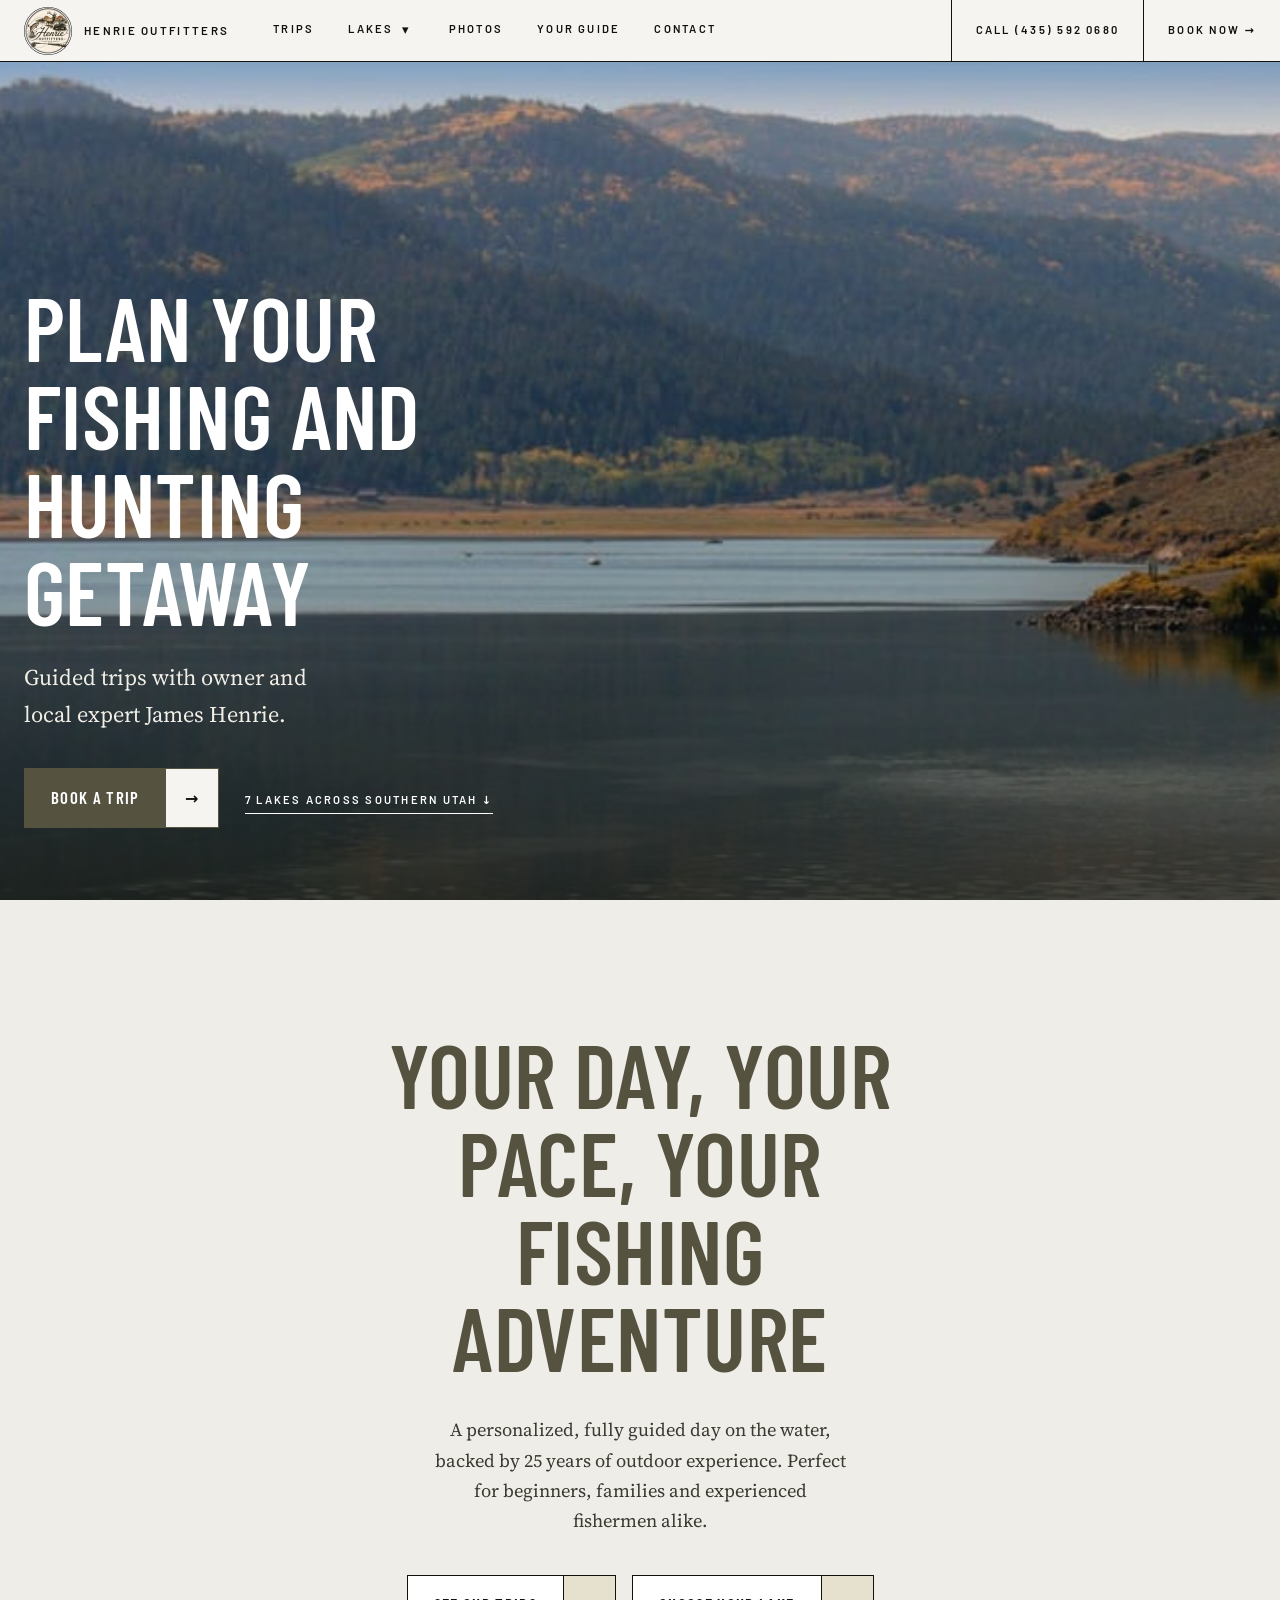
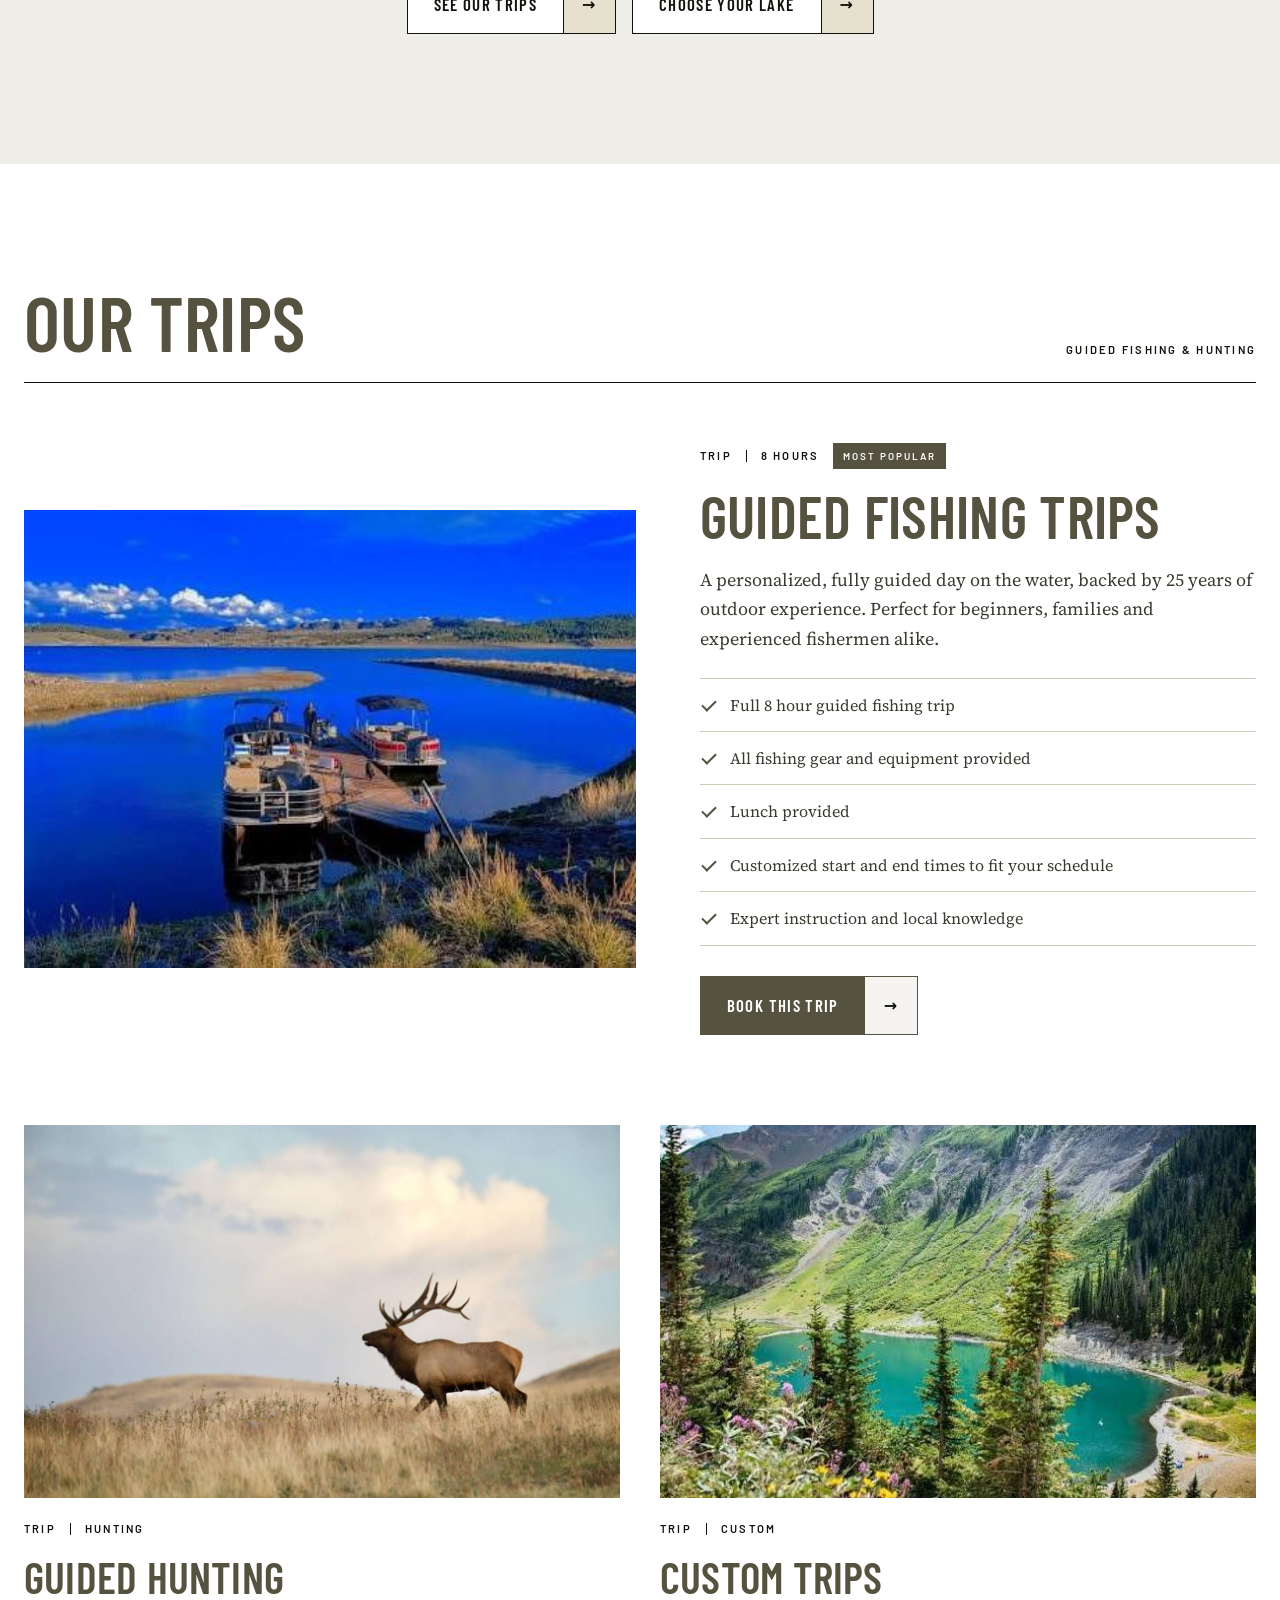
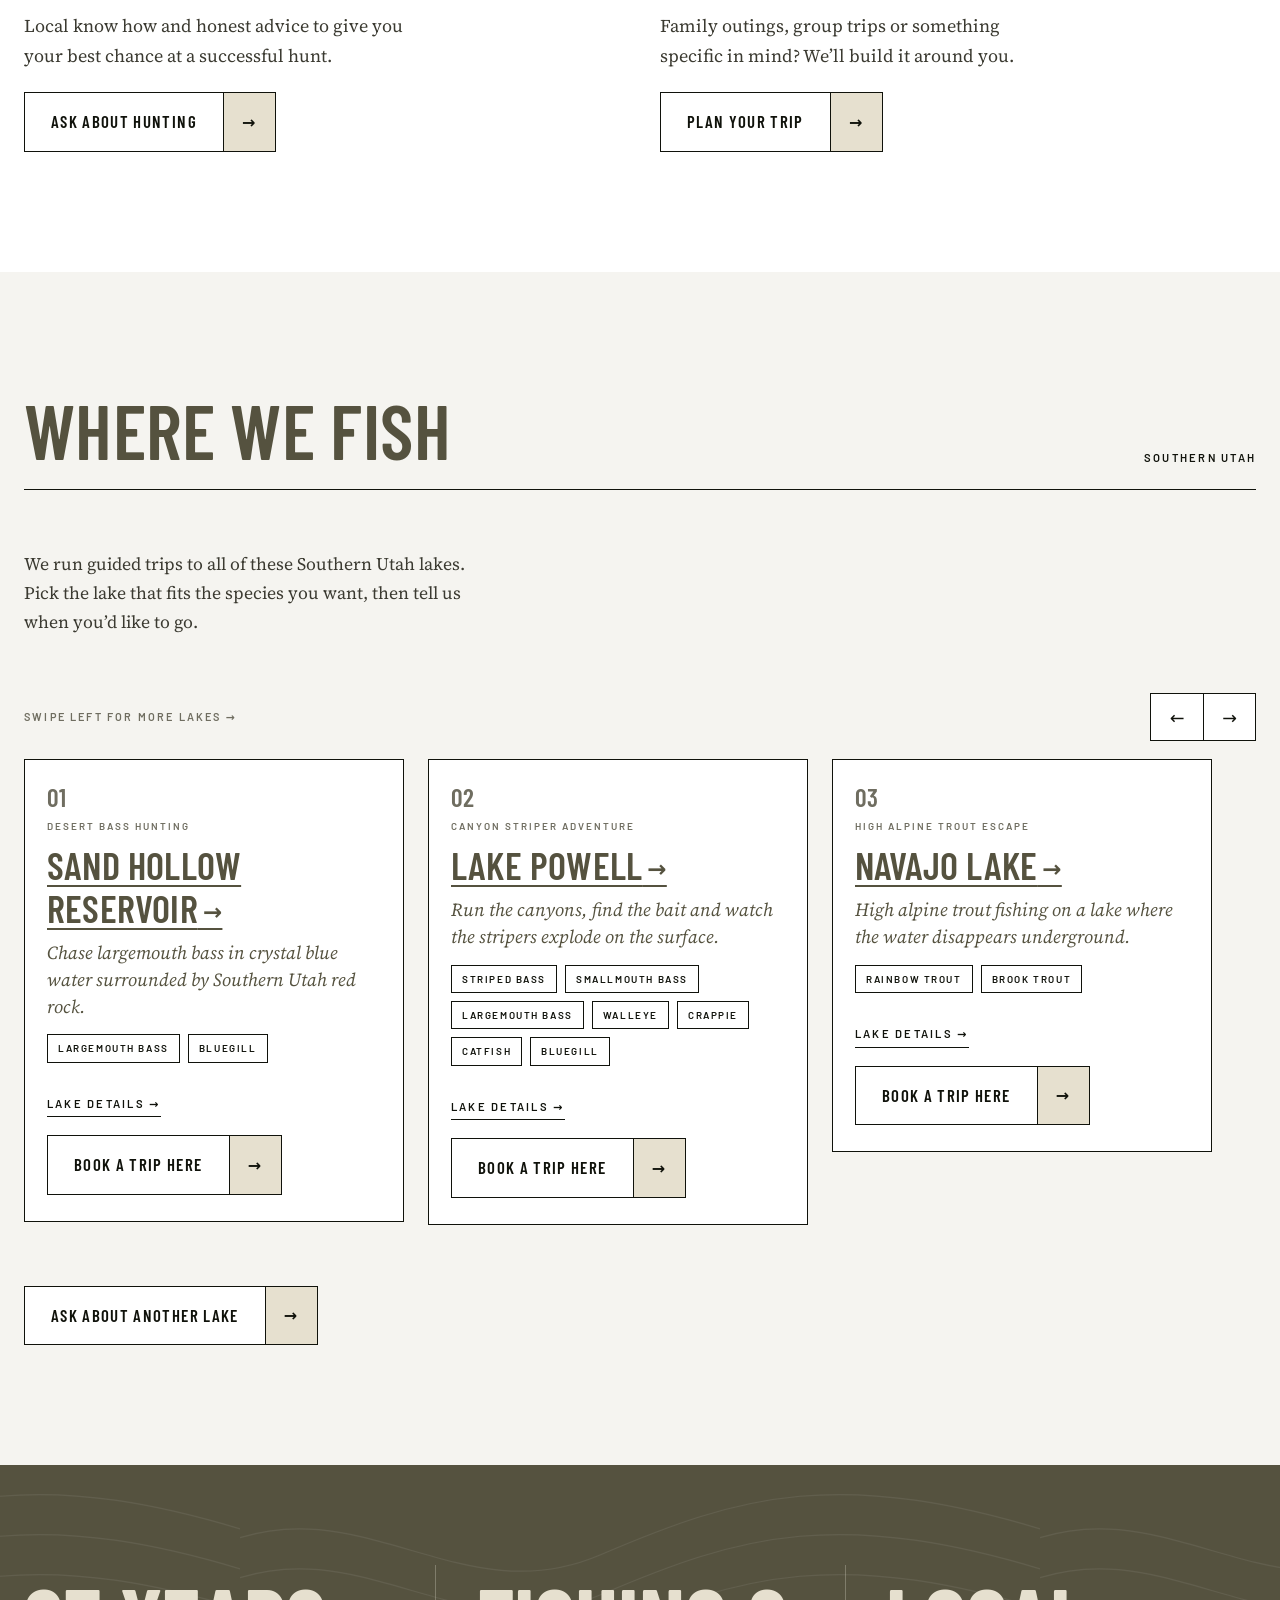
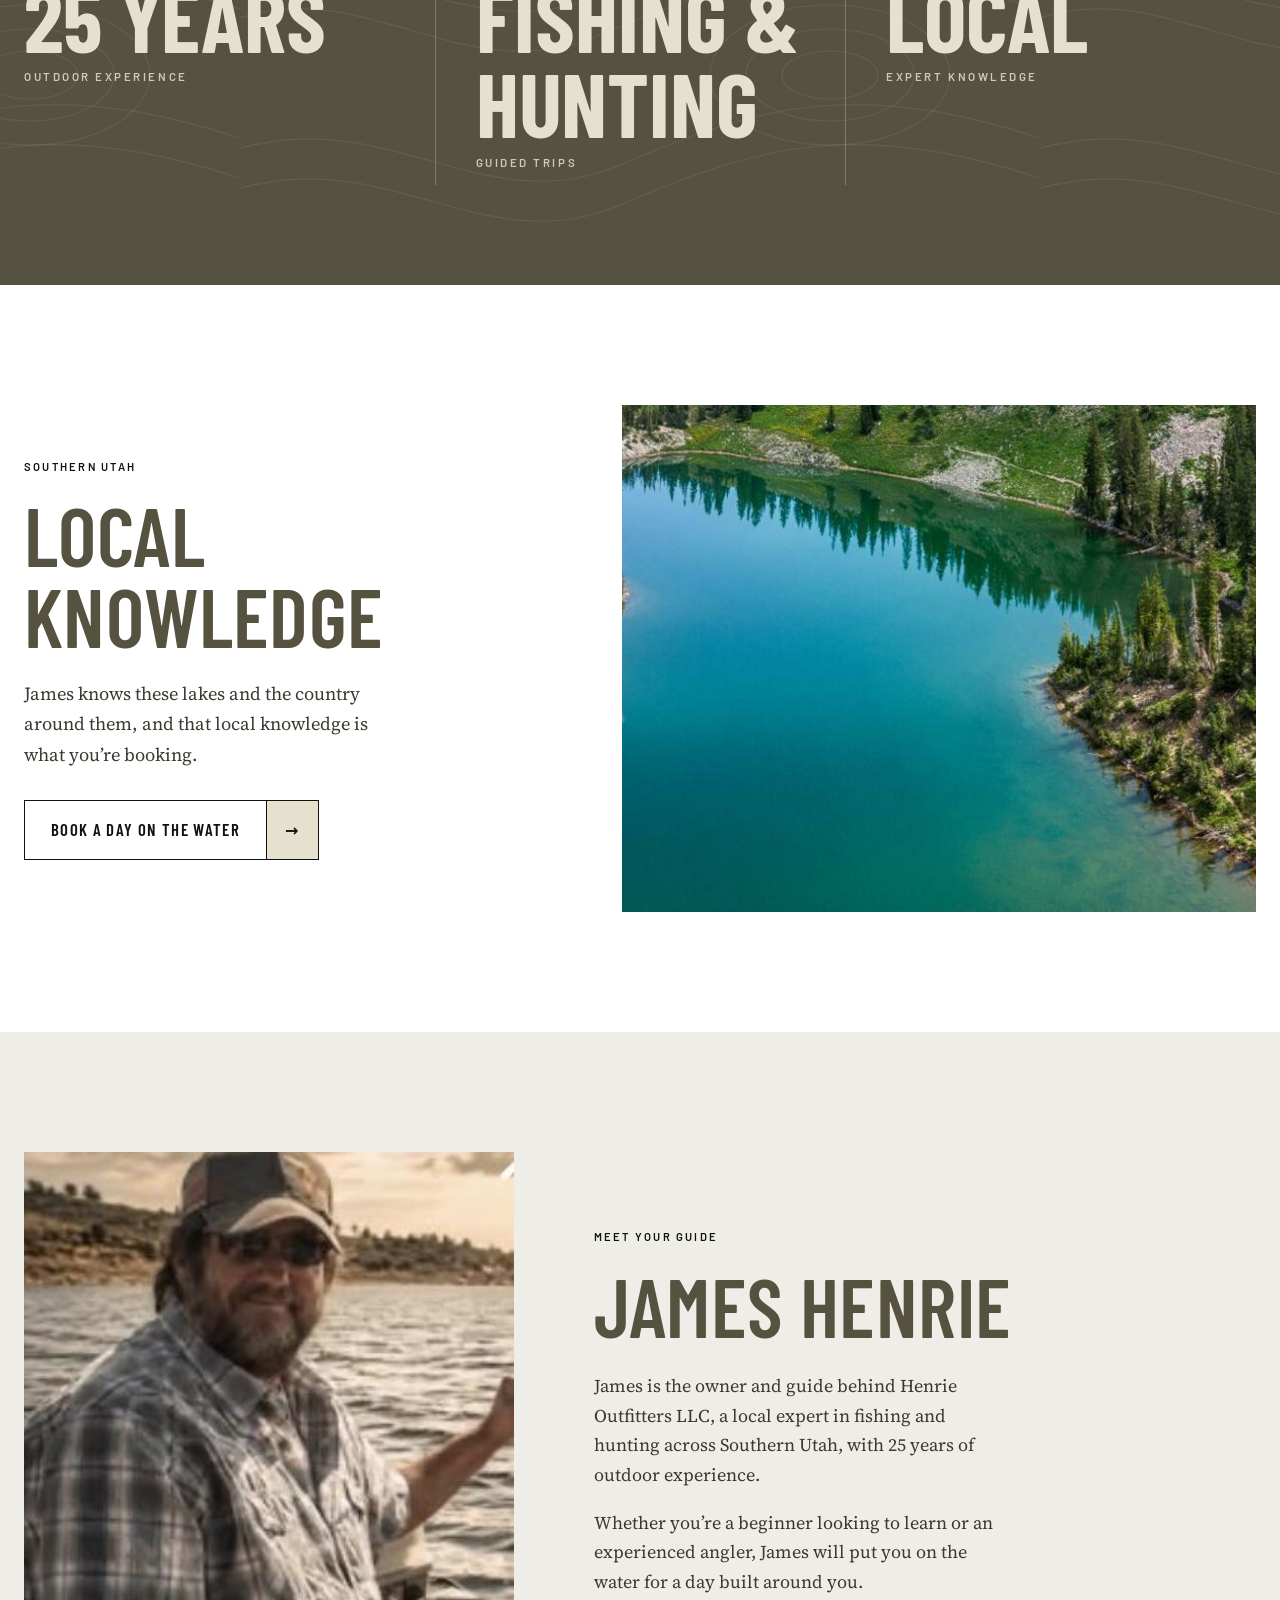
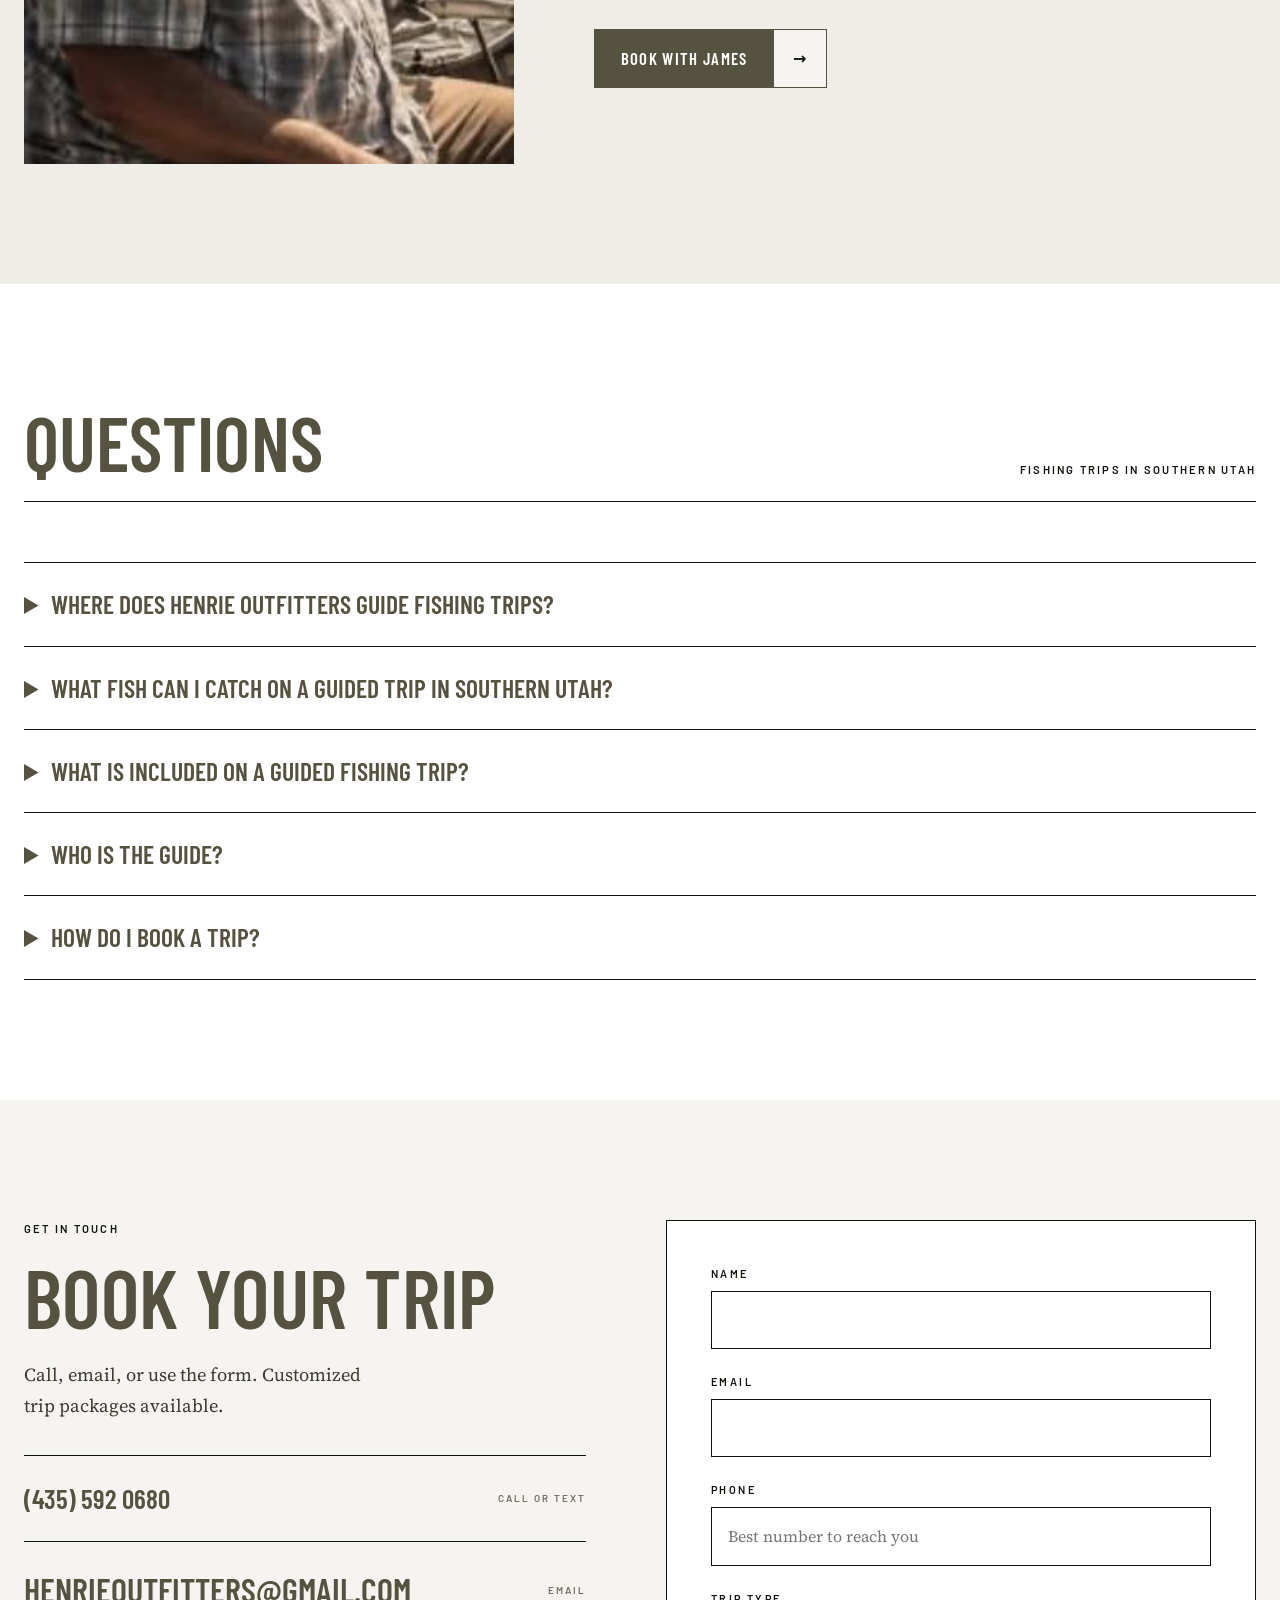
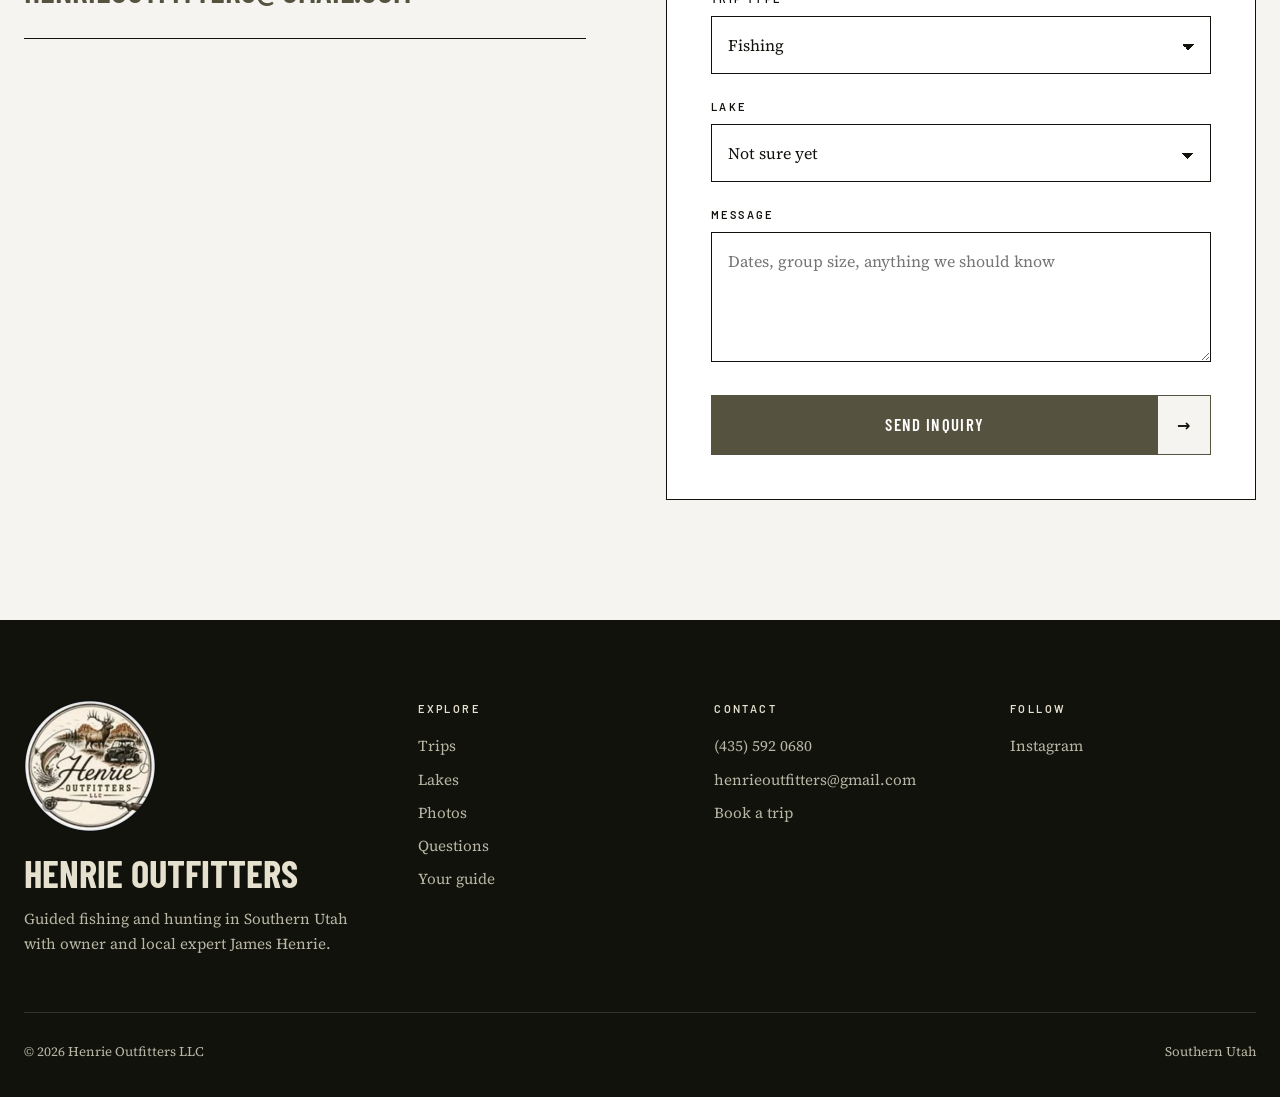
<file: index.html>
<!DOCTYPE html>
<html lang="en">
<head>
<meta charset="utf-8">
<meta name="viewport" content="width=device-width, initial-scale=1">
<title>Guided Fishing &amp; Hunting Trips in Southern Utah | Henrie Outfitters</title>
<meta name="description" content="Guided fishing trips at Panguitch Lake, Sand Hollow, Lake Powell, Navajo Lake, Gunlock, Quail Creek and Fish Lake, plus guided hunting, with James Henrie. Call (435) 592-0680.">
<link rel="canonical" href="https://firsttimemanager1-png.github.io/James/">
<meta property="og:type" content="website">
<meta property="og:site_name" content="Henrie Outfitters">
<meta property="og:title" content="Guided Fishing &amp; Hunting Trips in Southern Utah | Henrie Outfitters">
<meta property="og:description" content="Guided fishing trips at Panguitch Lake, Sand Hollow, Lake Powell, Navajo Lake, Gunlock, Quail Creek and Fish Lake, plus guided hunting, with James Henrie. Call (435) 592-0680.">
<meta property="og:url" content="https://firsttimemanager1-png.github.io/James/">
<meta property="og:image" content="https://firsttimemanager1-png.github.io/James/assets/hero.jpg">
<meta name="twitter:card" content="summary_large_image">
<link rel="icon" href="assets/logo-96.webp" type="image/webp">
<link rel="preload" as="image" href="assets/hero.jpg" fetchpriority="high">
<link rel="preconnect" href="https://fonts.googleapis.com">
<link rel="preconnect" href="https://fonts.gstatic.com" crossorigin>
<link href="https://fonts.googleapis.com/css2?family=Barlow+Condensed:wght@500;600;700&family=Barlow:wght@500;600&family=Source+Serif+4:ital,opsz,wght@0,8..60,400;0,8..60,600;1,8..60,400&display=swap" rel="stylesheet">
<script>document.documentElement.classList.add('js')</script>
<style>
:root{
  --olive:#55523f; --olive-dark:#3d3b2d; --cream:#e6e0cf; --offwhite:#f5f4f0; --warm:#efede7;
  --black:#10120b; --text:#3b3a31; --muted:#6f6d60; --rule:#cfcbbd;
  --cond:'Barlow Condensed','Arial Narrow',sans-serif; --label:'Barlow',system-ui,sans-serif; --serif:'Source Serif 4',Georgia,serif;
}
*{box-sizing:border-box;margin:0;padding:0}
html{scroll-behavior:smooth}
body{font-family:var(--serif);color:var(--text);background:#fff;line-height:1.65;font-size:18px;-webkit-font-smoothing:antialiased}
img{max-width:100%;display:block}
a{color:inherit;text-decoration:none}
.wrap{width:min(1240px,100% - 48px);margin-inline:auto}
h1,h2,h3{font-family:var(--cond);font-weight:600;text-transform:uppercase;line-height:.98;color:var(--olive);letter-spacing:.005em}
.label{font-family:var(--label);font-weight:600;font-size:.7rem;letter-spacing:.2em;text-transform:uppercase;color:var(--black)}
section{padding:120px 0}

/* buttons: label cell + square arrow cell */
.btn{display:inline-flex;align-items:stretch;border:1px solid var(--black);background:#fff;color:var(--black);font-family:var(--cond);font-weight:600;font-size:1.05rem;letter-spacing:.08em;text-transform:uppercase;cursor:pointer;transition:transform .25s}
.btn span{padding:15px 26px;display:flex;align-items:center}
.btn i{font-style:normal;width:52px;display:grid;place-items:center;background:var(--cream);border-left:1px solid var(--black);font-family:var(--label);font-size:1rem;transition:background .25s,color .25s}
.btn:hover i{background:var(--olive);color:#fff}
.btn.solid{background:var(--olive);color:#fff;border-color:var(--olive)}
.btn.solid i{background:var(--offwhite);color:var(--black);border-left-color:var(--offwhite)}
.btn.solid:hover i{background:var(--cream)}
button.btn{font:inherit;font-family:var(--cond);font-weight:600;font-size:1.05rem;letter-spacing:.08em;text-transform:uppercase;padding:0}

/* nav */
header.nav{position:sticky;top:0;z-index:80;background:var(--offwhite);border-bottom:1px solid var(--black);height:62px}
.nav .bar{display:flex;align-items:stretch;height:100%;width:100%}
.nav .brand{display:flex;align-items:center;gap:12px;padding:0 24px;font-family:var(--label);font-weight:600;font-size:.72rem;letter-spacing:.2em;text-transform:uppercase;color:var(--black)}
.nav .brand img{height:48px;width:48px;border-radius:50%}
.nav .links{display:flex;align-items:center;gap:34px;padding:0 20px;flex:1}
.nav .links a{font-family:var(--label);font-weight:600;font-size:.7rem;letter-spacing:.2em;text-transform:uppercase;color:var(--black);padding:6px 0;border-bottom:2px solid transparent}
.nav .links a:hover{border-color:var(--olive)}
.nav .cell{display:flex;align-items:center;gap:10px;padding:0 24px;border-left:1px solid var(--black);font-family:var(--label);font-weight:600;font-size:.7rem;letter-spacing:.2em;text-transform:uppercase;color:var(--black);transition:background .2s,color .2s}
.nav a.cell:hover{background:var(--olive);color:#fff}
.burger{display:none;border:0;border-left:1px solid var(--black);background:none;padding:0 22px;font-size:1.4rem;cursor:pointer;color:var(--black)}

/* lakes dropdown */
.dd{position:relative;display:flex;align-items:center;gap:2px}
.ddbtn{border:0;background:none;cursor:pointer;color:var(--black);font-size:.8rem;padding:6px 6px;line-height:1}
.ddmenu{display:none;position:absolute;top:calc(100% + 12px);left:-16px;min-width:260px;background:var(--offwhite);border:1px solid var(--black);z-index:90;padding:6px 0}
.dd:hover .ddmenu,.dd:focus-within .ddmenu,.dd.open .ddmenu{display:block}
.nav .links .ddmenu a{display:block;padding:12px 20px;border-bottom:1px solid var(--rule);font-size:.68rem}
.nav .links .ddmenu a:last-child{border-bottom:0}
.nav .links .ddmenu a:hover{background:var(--olive);color:#fff;border-color:var(--rule)}
.dd::after{content:"";position:absolute;left:0;right:0;top:100%;height:14px}
/* hero */
.hero{position:relative;min-height:calc(100vh - 62px);min-height:calc(100svh - 62px);display:flex;align-items:flex-end;color:#fff;overflow:hidden;padding:0;
  background:linear-gradient(0deg,rgba(16,18,11,.78) 0%,rgba(16,18,11,.25) 48%,rgba(16,18,11,.18) 100%),url("assets/hero.jpg") center/cover no-repeat,#2b3a2f}
.hero .wrap{position:relative;z-index:2;padding-bottom:72px}
.hero .kicker{font-family:var(--label);font-weight:600;font-size:.74rem;letter-spacing:.3em;text-transform:uppercase;margin-bottom:22px;display:block;color:var(--cream)}
.hero h1{color:#fff;font-size:clamp(3rem,7vw,6.2rem);max-width:14ch;margin-bottom:26px}
.hero p{font-size:1.4rem;max-width:30ch;margin-bottom:34px;color:#f0eee6}
.hero .btn{border-color:var(--olive)}

.herolink{display:inline-block;margin-left:22px;font-family:var(--label);font-weight:600;font-size:.7rem;letter-spacing:.2em;text-transform:uppercase;color:#fff;border-bottom:1px solid #fff;padding-bottom:3px}
@media(max-width:560px){.herolink{display:block;margin:22px 0 0;width:max-content}}
.statement .btn+.btn{margin-left:12px}
@media(max-width:560px){.statement .btn+.btn{margin:14px 0 0}}
/* statement */
.statement{background:var(--warm);text-align:center;padding:130px 0}
.statement h2{font-size:clamp(2.8rem,7vw,6.2rem);max-width:15ch;margin:0 auto 34px}
.statement p{max-width:46ch;margin:0 auto 38px;font-size:1.15rem}

/* trips */
.head{display:flex;justify-content:space-between;align-items:flex-end;gap:30px;border-bottom:1px solid var(--black);padding-bottom:22px;margin-bottom:60px;flex-wrap:wrap}
.head h2{font-size:clamp(2.6rem,6vw,5rem)}
.feature{display:grid;grid-template-columns:1.1fr 1fr;gap:64px;align-items:center;margin-bottom:90px}
.photo{position:relative;overflow:hidden;background:var(--warm)}
.photo img{width:100%;height:100%;object-fit:cover;transition:transform .9s}
.photo:hover img{transform:scale(1.04)}
.feature .photo{aspect-ratio:4/3}
.meta{display:flex;align-items:center;gap:14px;margin-bottom:18px;flex-wrap:wrap}
.meta .bar{width:1px;height:12px;background:var(--black)}
.tag{background:var(--olive);color:#fff;font-family:var(--label);font-weight:600;font-size:.62rem;letter-spacing:.2em;text-transform:uppercase;padding:5px 10px}
.feature h3{font-size:clamp(2.4rem,4.6vw,4rem);margin-bottom:20px}
.feature p.body{margin-bottom:24px}
.feature ul{list-style:none;margin:0 0 30px;border-top:1px solid var(--rule)}
.feature li{padding:13px 0 13px 30px;border-bottom:1px solid var(--rule);position:relative;font-size:1rem}
.feature li::before{content:"";position:absolute;left:2px;top:21px;width:12px;height:6px;border-left:2px solid var(--olive);border-bottom:2px solid var(--olive);transform:rotate(-45deg)}
.quote-line{font-style:italic;font-size:1.2rem;color:var(--olive);margin-bottom:30px}
.cards{display:grid;grid-template-columns:repeat(2,1fr);gap:40px}
.card .photo{aspect-ratio:16/10;margin-bottom:22px}
.card h3{font-size:clamp(2rem,3.4vw,2.9rem);margin-bottom:12px}
.card p{margin-bottom:22px;max-width:44ch}

/* dark band */
.band{background:var(--olive) url("data:image/svg+xml,%3Csvg xmlns='http://www.w3.org/2000/svg' width='800' height='500' viewBox='0 0 800 500'%3E%3Cg fill='none' stroke='%23ffffff' stroke-opacity='.07' stroke-width='1.2'%3E%3Cpath d='M-20 120C120 60 220 190 360 130S600 40 820 110'/%3E%3Cpath d='M-20 160C120 100 220 230 360 170S600 80 820 150'/%3E%3Cpath d='M-20 200C120 140 220 270 360 210S600 120 820 190'/%3E%3Cpath d='M-20 330C140 270 240 400 380 340S620 250 820 320'/%3E%3Cpath d='M-20 370C140 310 240 440 380 380S620 290 820 360'/%3E%3Cellipse cx='590' cy='250' rx='120' ry='70'/%3E%3Cellipse cx='590' cy='250' rx='84' ry='46'/%3E%3Cellipse cx='590' cy='250' rx='48' ry='24'/%3E%3C/g%3E%3C/svg%3E") center/800px 500px;color:var(--cream);padding:100px 0}
.stats{display:grid;grid-template-columns:repeat(3,1fr);gap:0}
.stat{padding:10px 40px;border-left:1px solid rgba(230,224,207,.3)}
.stat:first-child{border-left:0;padding-left:0}
.stat strong{display:block;font-family:var(--cond);font-weight:700;text-transform:uppercase;font-size:clamp(3.2rem,7vw,6.4rem);line-height:.95;color:var(--cream)}
.stat span{font-family:var(--label);font-weight:600;font-size:.72rem;letter-spacing:.22em;text-transform:uppercase;color:#cfc9b6}

/* lake */
.lake{display:grid;grid-template-columns:1fr 1.2fr;gap:70px;align-items:center}
.lake h2{font-size:clamp(2.8rem,6.4vw,5.6rem);margin-bottom:24px}
.lake p{margin-bottom:30px;max-width:40ch;font-size:1.15rem}
.lake .photo{aspect-ratio:5/4}


/* optional lakes */
.lakes{background:var(--offwhite)}
.lakes-intro{max-width:52ch;margin-bottom:56px;font-size:1.1rem}
.lakebar{display:flex;justify-content:space-between;align-items:center;gap:20px;margin-bottom:18px}
.swipehint{font-family:var(--label);font-weight:600;font-size:.68rem;letter-spacing:.2em;text-transform:uppercase;color:var(--muted)}
.arrows{display:flex;border:1px solid var(--black)}
.arrows button{width:52px;height:46px;border:0;background:#fff;color:var(--black);font-size:1.1rem;cursor:pointer;font-family:var(--label)}
.arrows button+button{border-left:1px solid var(--black)}
.arrows button:hover{background:var(--olive);color:#fff}
.lakelist{display:flex;align-items:flex-start;gap:24px;overflow-x:auto;scroll-snap-type:x mandatory;-webkit-overflow-scrolling:touch;scrollbar-width:none;margin-bottom:48px;padding-bottom:6px}
.lakelist::-webkit-scrollbar{display:none}
.lakeitem{flex:0 0 min(380px,82%);scroll-snap-align:start;display:flex;flex-direction:column;padding:24px 22px 26px;background:#fff;border:1px solid var(--black)}
.lakeitem .num{display:block;margin-bottom:14px}
.lakeitem .num{font-family:var(--cond);font-weight:600;font-size:1.6rem;color:var(--muted);line-height:1}
.lakeitem h3{line-height:1.12}
.lakeitem h3 a{text-decoration:underline;text-decoration-thickness:2px;text-underline-offset:5px;text-decoration-color:var(--olive);text-decoration-skip-ink:none}
.lakeitem h3 a::after{content:" \2192";font-family:var(--label);font-size:.6em;vertical-align:.15em}
.lakeitem h3 a:hover{background:var(--cream)}
.lakeitem .angle{display:block;font-family:var(--label);font-weight:600;font-size:.62rem;letter-spacing:.2em;text-transform:uppercase;color:var(--muted);margin:-6px 0 10px}
.lakeitem .hook{font-style:italic;color:var(--olive);font-size:1.15rem;line-height:1.45}
.lakeitem .more{display:inline-block;margin-bottom:18px;font-family:var(--label);font-weight:600;font-size:.7rem;letter-spacing:.2em;text-transform:uppercase;color:var(--black);border-bottom:1px solid var(--black);padding-bottom:3px;align-self:flex-start}
.lakeitem .more:hover{color:var(--olive);border-color:var(--olive)}
.lakeitem h3{font-size:clamp(1.9rem,3vw,2.5rem);margin-bottom:10px}
.lakeitem p{margin-bottom:14px;max-width:46ch}
.fish{list-style:none;display:flex;flex-wrap:wrap;gap:8px;margin-bottom:24px}
.lakeitem .btn{align-self:flex-start}
.fish li{font-family:var(--label);font-weight:600;font-size:.62rem;letter-spacing:.16em;text-transform:uppercase;border:1px solid var(--black);color:var(--black);padding:5px 10px;background:#fff}
/* guide */
.guidesec{background:var(--warm)}
.guide{display:grid;grid-template-columns:.85fr 1.15fr;gap:80px;align-items:center}
.portrait{aspect-ratio:4/5;overflow:hidden;background:var(--warm)}
.portrait img{width:100%;height:100%;object-fit:cover}
.portrait.nophoto{background:var(--olive);display:grid;place-items:center}
.portrait.nophoto::after{content:"JH";font-family:var(--cond);font-weight:700;font-size:7rem;color:var(--cream)}
.guide h2{font-size:clamp(2.8rem,6.4vw,5.6rem);margin-bottom:26px}
.guide p{margin-bottom:18px;max-width:46ch}

/* reviews */
.quotes{display:grid;grid-template-columns:repeat(2,1fr);gap:40px}
.quote{border-top:1px solid var(--black);padding-top:28px}
.quote p{font-style:italic;font-size:1.5rem;line-height:1.4;color:var(--olive);margin-bottom:18px}
.ig{margin-top:56px;text-align:left}
.ig a{border-bottom:1px solid var(--black);color:var(--black);font-weight:600}

.faq .qa{border-top:1px solid var(--black);padding:20px 0}
.faq .qa:last-child{border-bottom:1px solid var(--black)}
.faq summary{font-family:var(--cond);font-weight:600;font-size:1.6rem;text-transform:uppercase;color:var(--olive);cursor:pointer}
.faq .qa p{margin-top:12px;max-width:62ch}
/* contact */
.contact{background:var(--offwhite)}
.cgrid{display:grid;grid-template-columns:1fr 1.05fr;gap:80px;align-items:start}
.contact h2{font-size:clamp(2.8rem,6.4vw,5.6rem);margin-bottom:24px}
.contact .lead{margin-bottom:34px;max-width:38ch;font-size:1.15rem}
.reach a{display:flex;justify-content:space-between;align-items:center;padding:20px 0;border-top:1px solid var(--black);font-family:var(--cond);font-weight:600;font-size:1.7rem;text-transform:uppercase;color:var(--olive);transition:padding .25s}
.reach a:last-child{border-bottom:1px solid var(--black)}
.reach a:hover{padding-left:12px}
.reach small{font-family:var(--label);font-size:.62rem;letter-spacing:.2em;color:var(--muted)}
form{background:#fff;padding:44px;border:1px solid var(--black)}
label{display:block;font-family:var(--label);font-weight:600;font-size:.68rem;letter-spacing:.22em;text-transform:uppercase;color:var(--black);margin-bottom:8px}
input,select,textarea{width:100%;padding:15px 16px;border:1px solid var(--black);font:inherit;font-size:1rem;background:#fff;color:var(--black);margin-bottom:24px;border-radius:0;-webkit-appearance:none;appearance:none}
select{background-image:linear-gradient(45deg,transparent 50%,#10120b 50%),linear-gradient(135deg,#10120b 50%,transparent 50%);background-position:calc(100% - 22px) 55%,calc(100% - 16px) 55%;background-size:6px 6px;background-repeat:no-repeat}
input:focus,select:focus,textarea:focus{outline:0;box-shadow:0 0 0 3px var(--cream);border-color:var(--olive)}
textarea{min-height:130px;resize:vertical}
form .btn{width:100%}
form .btn span{flex:1;justify-content:center}
.note{font-size:.85rem;color:var(--muted);margin-top:14px}
.note.ok{color:#2f5d2f;font-weight:600}
.note.err{color:#8a2b1c;font-weight:600}
.note a{text-decoration:underline}

/* footer */
footer{background:var(--black);color:#b9b6a6;padding:80px 0 34px;font-size:.95rem}
.fgrid{display:grid;grid-template-columns:1.4fr 1fr 1fr 1fr;gap:50px;padding-bottom:56px;border-bottom:1px solid rgba(255,255,255,.14)}
.flogo{width:132px;height:132px;border-radius:50%;margin-bottom:22px}
.fgrid .name{font-family:var(--cond);font-weight:700;text-transform:uppercase;font-size:2.4rem;line-height:1;color:var(--cream);margin-bottom:14px}
footer h4{font-family:var(--label);font-weight:600;font-size:.68rem;letter-spacing:.22em;text-transform:uppercase;color:var(--cream);margin-bottom:16px}
footer li{list-style:none;margin-bottom:8px}
footer a:hover{color:#fff}
.legal{padding-top:28px;font-size:.82rem;display:flex;justify-content:space-between;flex-wrap:wrap;gap:10px}

.js .reveal{opacity:0;transform:translateY(24px);transition:opacity .8s,transform .8s}
.js .reveal.in{opacity:1;transform:none}

@media(max-width:960px){
  section{padding:80px 0}
  .nav .links,.nav .cell.phone{display:none}
  .nav .bar{justify-content:space-between}
  .nav .links.open{display:flex;position:absolute;top:62px;left:0;right:0;background:var(--offwhite);flex-direction:column;align-items:flex-start;gap:0;padding:8px 24px 22px;border-bottom:1px solid var(--black)}
  .nav .links.open a{width:100%;padding:16px 0;border-bottom:1px solid var(--rule)}
  .dd{width:100%;flex-wrap:wrap;justify-content:space-between}
  .nav .links.open .dd .ddlink{width:auto;flex:1;border-bottom:1px solid var(--rule)}
  .ddbtn{padding:16px 10px;border-bottom:1px solid var(--rule);font-size:1rem}
  .dd::after{display:none}
  .ddmenu{position:static;min-width:0;width:100%;border:0;padding:0 0 0 14px;background:transparent}
  .dd:hover .ddmenu,.dd:focus-within .ddmenu{display:none}
  .dd.open .ddmenu{display:block}
  .burger{display:block}
  .nav .spacer{flex:1}
  .feature,.lake,.guide,.cgrid{grid-template-columns:1fr;gap:38px}
  .cards,.quotes{grid-template-columns:1fr}
  .statement{padding:90px 0}
  .fgrid{grid-template-columns:1fr 1fr}
  .feature{margin-bottom:64px}
}
@media(max-width:560px){
  body{font-size:17px}
  .nav .brand{padding:0 16px;font-size:.62rem;gap:9px}
  .nav .brand img{height:40px;width:40px}
  .nav .cell{padding:0 14px}
  .hero .wrap{padding-bottom:48px}
  .hero p{font-size:1.2rem}
  .stats{grid-template-columns:1fr;gap:26px}
  .stat,.stat:first-child{padding:20px 0 0;border-left:0;border-top:1px solid rgba(230,224,207,.3)}
  .stat:first-child{border-top:0;padding-top:0}
  form{padding:28px 20px}
  .fgrid{grid-template-columns:1fr}
  .reach a{font-size:1.35rem}
}
@media(prefers-reduced-motion:reduce){*{transition:none!important;scroll-behavior:auto!important}.js .reveal{opacity:1;transform:none}}
</style>
<script type="application/ld+json">{"@context": "https://schema.org", "@type": "LocalBusiness", "@id": "https://firsttimemanager1-png.github.io/James/#business", "name": "Henrie Outfitters LLC", "alternateName": "Henrie Outfitters", "url": "https://firsttimemanager1-png.github.io/James/", "description": "Guided fishing and hunting trips in Southern Utah led by owner and local expert James Henrie.", "telephone": "+1-435-592-0680", "email": "henrieoutfitters@gmail.com", "logo": "https://firsttimemanager1-png.github.io/James/assets/logo.png", "image": "https://firsttimemanager1-png.github.io/James/assets/hero.jpg", "founder": {"@type": "Person", "name": "James Henrie", "jobTitle": "Owner and Guide"}, "sameAs": ["https://www.instagram.com/henrieoutfitters/"], "areaServed": [{"@type": "Place", "name": "Sand Hollow Reservoir, Utah"}, {"@type": "Place", "name": "Lake Powell, Utah"}, {"@type": "Place", "name": "Navajo Lake, Utah"}, {"@type": "Place", "name": "Panguitch Lake, Utah"}, {"@type": "Place", "name": "Gunlock Reservoir, Utah"}, {"@type": "Place", "name": "Quail Creek Reservoir, Utah"}, {"@type": "Place", "name": "Fish Lake, Utah"}], "knowsAbout": ["Guided fishing", "Guided hunting", "Trout fishing", "Bass fishing", "Southern Utah lakes"], "makesOffer": [{"@type": "Offer", "itemOffered": {"@type": "Service", "name": "Guided fishing trips at Sand Hollow Reservoir", "url": "https://firsttimemanager1-png.github.io/James/lakes/sand-hollow-reservoir.html"}}, {"@type": "Offer", "itemOffered": {"@type": "Service", "name": "Guided fishing trips at Lake Powell", "url": "https://firsttimemanager1-png.github.io/James/lakes/lake-powell.html"}}, {"@type": "Offer", "itemOffered": {"@type": "Service", "name": "Guided fishing trips at Navajo Lake", "url": "https://firsttimemanager1-png.github.io/James/lakes/navajo-lake.html"}}, {"@type": "Offer", "itemOffered": {"@type": "Service", "name": "Guided fishing trips at Panguitch Lake", "url": "https://firsttimemanager1-png.github.io/James/lakes/panguitch-lake.html"}}, {"@type": "Offer", "itemOffered": {"@type": "Service", "name": "Guided fishing trips at Gunlock Reservoir", "url": "https://firsttimemanager1-png.github.io/James/lakes/gunlock-reservoir.html"}}, {"@type": "Offer", "itemOffered": {"@type": "Service", "name": "Guided fishing trips at Quail Creek Reservoir", "url": "https://firsttimemanager1-png.github.io/James/lakes/quail-creek-reservoir.html"}}, {"@type": "Offer", "itemOffered": {"@type": "Service", "name": "Guided fishing trips at Fish Lake", "url": "https://firsttimemanager1-png.github.io/James/lakes/fish-lake.html"}}]}</script>
<script type="application/ld+json">{"@context": "https://schema.org", "@type": "FAQPage", "mainEntity": [{"@type": "Question", "name": "Where does Henrie Outfitters guide fishing trips?", "acceptedAnswer": {"@type": "Answer", "text": "Henrie Outfitters guides fishing trips across Southern Utah at Panguitch Lake, Sand Hollow Reservoir, Lake Powell, Navajo Lake, Gunlock Reservoir, Quail Creek Reservoir and Fish Lake."}}, {"@type": "Question", "name": "What fish can I catch on a guided trip in Southern Utah?", "acceptedAnswer": {"@type": "Answer", "text": "Trout (rainbow, cutthroat, tiger, brook, lake trout and splake), largemouth, smallmouth and striped bass, bluegill, crappie, catfish and walleye, depending on the lake. Each lake page lists what is there."}}, {"@type": "Question", "name": "What is included on a guided fishing trip?", "acceptedAnswer": {"@type": "Answer", "text": "A full 8 hour guided fishing trip, all fishing gear and equipment, lunch, customized start and end times to fit your schedule, and expert instruction and local knowledge. It suits beginners, families and experienced anglers."}}, {"@type": "Question", "name": "Who is the guide?", "acceptedAnswer": {"@type": "Answer", "text": "James Henrie is the owner and guide of Henrie Outfitters LLC, a local expert in fishing and hunting with 25 years of outdoor experience."}}, {"@type": "Question", "name": "How do I book a trip?", "acceptedAnswer": {"@type": "Answer", "text": "Call or text (435) 592-0680, email henrieoutfitters@gmail.com, or use the booking form on this page. Customized trip packages are available."}}]}</script>
</head>
<body id="top">

<header class="nav"><div class="bar">
  <a class="brand" href="#top"><img src="assets/logo-96.webp" alt="Henrie Outfitters LLC logo" width="48" height="48">Henrie Outfitters</a>
  <nav class="links" id="links">
    <a href="#trips">Trips</a>
    <!-- LAKENAV:START --><div class="dd"><a class="ddlink" href="#lakes">Lakes</a><button class="ddbtn" type="button" aria-label="Show all lakes" aria-expanded="false">&#9662;</button><div class="ddmenu"><a href="#lakes">All lakes</a><a href="lakes/sand-hollow-reservoir.html">Sand Hollow Reservoir</a><a href="lakes/lake-powell.html">Lake Powell</a><a href="lakes/navajo-lake.html">Navajo Lake</a><a href="lakes/panguitch-lake.html">Panguitch Lake</a><a href="lakes/gunlock-reservoir.html">Gunlock Reservoir</a><a href="lakes/quail-creek-reservoir.html">Quail Creek Reservoir</a><a href="lakes/fish-lake.html">Fish Lake</a></div></div><!-- LAKENAV:END -->
    <a href="photos.html">Photos</a>
    <a href="#about">Your Guide</a>
    <a href="#contact">Contact</a>
  </nav>
  <span class="spacer"></span>
  <a class="cell phone" href="tel:+14355920680">Call (435) 592 0680</a>
  <a class="cell" href="#contact">Book now &rarr;</a>
  <button class="burger" aria-label="Menu" onclick="document.getElementById('links').classList.toggle('open')">&#9776;</button>
</div></header>

<section class="hero">
  <div class="wrap">
    <h1>Plan your fishing and hunting getaway</h1>
    <p>Guided trips with owner and local expert James Henrie.</p>
    <a class="btn solid" href="#contact"><span>Book a trip</span><i>&rarr;</i></a>
    <a class="herolink" href="#lakes">7 lakes across Southern Utah &darr;</a>
  </div>
</section>

<section class="statement"><div class="wrap reveal">
  <h2>Your day, your pace, your fishing adventure</h2>
  <p>A personalized, fully guided day on the water, backed by 25 years of outdoor experience. Perfect for beginners, families and experienced fishermen alike.</p>
  <a class="btn" href="#trips"><span>See our trips</span><i>&rarr;</i></a> <a class="btn" href="#lakes"><span>Choose your lake</span><i>&rarr;</i></a>
</div></section>

<section id="trips"><div class="wrap">
  <div class="head reveal"><h2>Our trips</h2><span class="label">Guided fishing &amp; hunting</span></div>

  <article class="feature reveal">
    <div class="photo"><img src="assets/img/pontoon-dock.jpg" alt="Pontoon boats ready at the dock" width="588" height="330" loading="lazy" decoding="async"></div>
    <div>
      <div class="meta"><span class="label">Trip</span><span class="bar"></span><span class="label">8 hours</span><span class="tag">Most popular</span></div>
      <h3>Guided fishing trips</h3>
      <p class="body">A personalized, fully guided day on the water, backed by 25 years of outdoor experience. Perfect for beginners, families and experienced fishermen alike.</p>
      <ul>
        <li>Full 8 hour guided fishing trip</li>
        <li>All fishing gear and equipment provided</li>
        <li>Lunch provided</li>
        <li>Customized start and end times to fit your schedule</li>
        <li>Expert instruction and local knowledge</li>
      </ul>
      <a class="btn solid" href="#contact"><span>Book this trip</span><i>&rarr;</i></a>
    </div>
  </article>

  <div class="cards">
    <article class="card reveal">
      <div class="photo"><img src="assets/elk.jpg" alt="Bull elk with large antlers walking through golden grass under a cloudy sky" width="1200" height="820" loading="lazy" decoding="async"></div>
      <div class="meta"><span class="label">Trip</span><span class="bar"></span><span class="label">Hunting</span></div>
      <h3>Guided hunting</h3>
      <p>Local know how and honest advice to give you your best chance at a successful hunt.</p>
      <a class="btn" href="#contact"><span>Ask about hunting</span><i>&rarr;</i></a>
    </article>
    <article class="card reveal">
      <div class="photo"><img src="assets/img/mountain-lake.jpg" alt="Turquoise mountain lake with wildflowers" width="588" height="393" loading="lazy" decoding="async"></div>
      <div class="meta"><span class="label">Trip</span><span class="bar"></span><span class="label">Custom</span></div>
      <h3>Custom trips</h3>
      <p>Family outings, group trips or something specific in mind? We&rsquo;ll build it around you.</p>
      <a class="btn" href="#contact"><span>Plan your trip</span><i>&rarr;</i></a>
    </article>
  </div>
</div></section>

<section class="lakes" id="lakes"><div class="wrap">
  <div class="head reveal"><h2>Where we fish</h2><span class="label">Southern Utah</span></div>
  <p class="lakes-intro reveal">We run guided trips to all of these Southern Utah lakes. Pick the lake that fits the species you want, then tell us when you&rsquo;d like to go.</p>
  <div class="lakebar reveal"><span class="swipehint">Swipe left for more lakes &rarr;</span><div class="arrows"><button type="button" id="lk-prev" aria-label="Previous lake">&larr;</button><button type="button" id="lk-next" aria-label="Next lake">&rarr;</button></div></div>
  <div class="lakelist" id="lakelist" tabindex="0" aria-label="Optional places to fish">
  <!-- LAKES:START -->
    <article class="lakeitem reveal">
      <span class="num">01</span>
      <div><span class="angle">Desert bass hunting</span><h3><a href="lakes/sand-hollow-reservoir.html">Sand Hollow Reservoir</a></h3><p class="hook">Chase largemouth bass in crystal blue water surrounded by Southern Utah red rock.</p><ul class="fish"><li>Largemouth bass</li><li>Bluegill</li></ul><a class="more" href="lakes/sand-hollow-reservoir.html">Lake details &rarr;</a><a class="btn" href="#contact" data-lake="Sand Hollow Reservoir"><span>Book a trip here</span><i>&rarr;</i></a></div>
    </article>
    <article class="lakeitem reveal">
      <span class="num">02</span>
      <div><span class="angle">Canyon striper adventure</span><h3><a href="lakes/lake-powell.html">Lake Powell</a></h3><p class="hook">Run the canyons, find the bait and watch the stripers explode on the surface.</p><ul class="fish"><li>Striped bass</li><li>Smallmouth bass</li><li>Largemouth bass</li><li>Walleye</li><li>Crappie</li><li>Catfish</li><li>Bluegill</li></ul><a class="more" href="lakes/lake-powell.html">Lake details &rarr;</a><a class="btn" href="#contact" data-lake="Lake Powell"><span>Book a trip here</span><i>&rarr;</i></a></div>
    </article>
    <article class="lakeitem reveal">
      <span class="num">03</span>
      <div><span class="angle">High alpine trout escape</span><h3><a href="lakes/navajo-lake.html">Navajo Lake</a></h3><p class="hook">High alpine trout fishing on a lake where the water disappears underground.</p><ul class="fish"><li>Rainbow trout</li><li>Brook trout</li></ul><a class="more" href="lakes/navajo-lake.html">Lake details &rarr;</a><a class="btn" href="#contact" data-lake="Navajo Lake"><span>Book a trip here</span><i>&rarr;</i></a></div>
    </article>
    <article class="lakeitem reveal">
      <span class="num">04</span>
      <div><span class="angle">Trophy trout hunting</span><h3><a href="lakes/panguitch-lake.html">Panguitch Lake</a></h3><p class="hook">Fish the lake named ‘Big Fish’ for Southern Utah’s trophy trout.</p><ul class="fish"><li>Rainbow trout</li><li>Cutthroat trout</li><li>Tiger trout</li></ul><a class="more" href="lakes/panguitch-lake.html">Lake details &rarr;</a><a class="btn" href="#contact" data-lake="Panguitch Lake"><span>Book a trip here</span><i>&rarr;</i></a></div>
    </article>
    <article class="lakeitem reveal">
      <span class="num">05</span>
      <div><span class="angle">Intimate red rock bass fishing</span><h3><a href="lakes/gunlock-reservoir.html">Gunlock Reservoir</a></h3><p class="hook">Fish a red rock bass lake that came back from the brink.</p><ul class="fish"><li>Largemouth bass</li><li>Crappie</li><li>Catfish</li></ul><a class="more" href="lakes/gunlock-reservoir.html">Lake details &rarr;</a><a class="btn" href="#contact" data-lake="Gunlock Reservoir"><span>Book a trip here</span><i>&rarr;</i></a></div>
    </article>
    <article class="lakeitem reveal">
      <span class="num">06</span>
      <div><span class="angle">Clear water trophy bass</span><h3><a href="lakes/quail-creek-reservoir.html">Quail Creek Reservoir</a></h3><p class="hook">A desert reservoir where stocked trout help grow trophy bass.</p><ul class="fish"><li>Largemouth bass</li><li>Crappie</li><li>Bluegill</li><li>Rainbow trout</li></ul><a class="more" href="lakes/quail-creek-reservoir.html">Lake details &rarr;</a><a class="btn" href="#contact" data-lake="Quail Creek Reservoir"><span>Book a trip here</span><i>&rarr;</i></a></div>
    </article>
    <article class="lakeitem reveal">
      <span class="num">07</span>
      <div><span class="angle">Deep water Mackinaw hunting</span><h3><a href="lakes/fish-lake.html">Fish Lake</a></h3><p class="hook">Go deep for a trophy Mackinaw in the heart of Utah’s high country.</p><ul class="fish"><li>Lake trout</li><li>Splake</li><li>Rainbow trout</li><li>Cutthroat trout</li><li>Other trout</li></ul><a class="more" href="lakes/fish-lake.html">Lake details &rarr;</a><a class="btn" href="#contact" data-lake="Fish Lake"><span>Book a trip here</span><i>&rarr;</i></a></div>
    </article>
  <!-- LAKES:END -->
  </div>
  <p class="reveal"><a class="btn" href="#contact"><span>Ask about another lake</span><i>&rarr;</i></a></p>
</div></section>

<section class="band"><div class="wrap"><div class="stats reveal">
  <div class="stat"><strong>25 years</strong><span>Outdoor experience</span></div>
  <div class="stat"><strong>Fishing &amp; hunting</strong><span>Guided trips</span></div>
  <div class="stat"><strong>Local</strong><span>Expert knowledge</span></div>
</div></div></section>

<section id="place"><div class="wrap lake">
  <div class="reveal">
    <span class="label" style="display:block;margin-bottom:18px">Southern Utah</span>
    <h2>Local knowledge</h2>
    <p>James knows these lakes and the country around them, and that local knowledge is what you&rsquo;re booking.</p>
    <a class="btn" href="#contact"><span>Book a day on the water</span><i>&rarr;</i></a>
  </div>
  <div class="photo reveal"><img src="assets/img/aerial-lake.jpg" alt="Aerial view of a lake in Southern Utah" width="1000" height="514" loading="lazy" decoding="async"></div>
</div></section>

<section class="guidesec" id="about"><div class="wrap guide">
  <div class="portrait reveal"><img src="assets/james.jpg" alt="James Henrie on the water" width="325" height="532" loading="lazy" decoding="async" onerror="this.parentNode.classList.add('nophoto');this.remove()"></div>
  <div class="reveal">
    <span class="label" style="display:block;margin-bottom:18px">Meet your guide</span>
    <h2>James Henrie</h2>
    <p>James is the owner and guide behind Henrie Outfitters LLC, a local expert in fishing and hunting across Southern Utah, with 25 years of outdoor experience.</p>
    <p style="margin-bottom:32px">Whether you&rsquo;re a beginner looking to learn or an experienced angler, James will put you on the water for a day built around you.</p>
    <a class="btn solid" href="#contact"><span>Book with James</span><i>&rarr;</i></a>
  </div>
</div></section>

<section class="faq" id="faq"><div class="wrap"><div class="head reveal"><h2>Questions</h2><span class="label">Fishing trips in Southern Utah</span></div><details class="qa reveal"><summary>Where does Henrie Outfitters guide fishing trips?</summary><p>Henrie Outfitters guides fishing trips across Southern Utah at Panguitch Lake, Sand Hollow Reservoir, Lake Powell, Navajo Lake, Gunlock Reservoir, Quail Creek Reservoir and Fish Lake.</p></details><details class="qa reveal"><summary>What fish can I catch on a guided trip in Southern Utah?</summary><p>Trout (rainbow, cutthroat, tiger, brook, lake trout and splake), largemouth, smallmouth and striped bass, bluegill, crappie, catfish and walleye, depending on the lake. Each lake page lists what is there.</p></details><details class="qa reveal"><summary>What is included on a guided fishing trip?</summary><p>A full 8 hour guided fishing trip, all fishing gear and equipment, lunch, customized start and end times to fit your schedule, and expert instruction and local knowledge. It suits beginners, families and experienced anglers.</p></details><details class="qa reveal"><summary>Who is the guide?</summary><p>James Henrie is the owner and guide of Henrie Outfitters LLC, a local expert in fishing and hunting with 25 years of outdoor experience.</p></details><details class="qa reveal"><summary>How do I book a trip?</summary><p>Call or text (435) 592-0680, email henrieoutfitters@gmail.com, or use the booking form on this page. Customized trip packages are available.</p></details></div></section>

<section class="contact" id="contact"><div class="wrap cgrid">
  <div class="reveal">
    <span class="label" style="display:block;margin-bottom:18px">Get in touch</span>
    <h2>Book your trip</h2>
    <p class="lead">Call, email, or use the form. Customized trip packages available.</p>
    <div class="reach">
      <a href="tel:+14355920680"><span>(435) 592 0680</span><small>Call or text</small></a>
      <a href="mailto:henrieoutfitters@gmail.com"><span style="font-size:1.25em">henrieoutfitters@gmail.com</span><small>Email</small></a>
    </div>
  </div>
  <form class="reveal" id="inquiry">
    <div style="position:absolute;left:-9999px" aria-hidden="true"><label for="company">Company</label><input id="company" name="company" tabindex="-1" autocomplete="off"></div>
    <label for="name">Name</label>
    <input id="name" name="name" required autocomplete="name">
    <label for="email">Email</label>
    <input id="email" name="email" type="email" required autocomplete="email">
    <label for="phone">Phone</label>
    <input id="phone" name="phone" type="tel" autocomplete="tel" inputmode="tel" placeholder="Best number to reach you">
    <label for="trip">Trip type</label>
    <select id="trip" name="trip">
      <option>Fishing</option>
      <option>Hunting</option>
      <option>Custom / other</option>
    </select>
    <label for="lake">Lake</label>
    <select id="lake" name="lake">
      <option>Not sure yet</option><option>Sand Hollow Reservoir</option><option>Lake Powell</option><option>Navajo Lake</option><option>Panguitch Lake</option><option>Gunlock Reservoir</option><option>Quail Creek Reservoir</option><option>Fish Lake</option>
    </select>
    <label for="msg">Message</label>
    <textarea id="msg" name="message" placeholder="Dates, group size, anything we should know"></textarea>
    <button class="btn solid" type="submit"><span>Send inquiry</span><i>&rarr;</i></button>
    <p class="note" id="form-msg" role="status" aria-live="polite" hidden></p>
  </form>
</div></section>

<footer><div class="wrap">
  <div class="fgrid">
    <div>
      <img class="flogo" src="assets/logo-264.webp" alt="Henrie Outfitters LLC logo" width="132" height="132" loading="lazy"><div class="name">Henrie Outfitters</div>
      <p>Guided fishing and hunting in Southern Utah with owner and local expert James Henrie.</p>
    </div>
    <div><h4>Explore</h4><ul><li><a href="#trips">Trips</a></li><li><a href="#lakes">Lakes</a></li><li><a href="photos.html">Photos</a></li><li><a href="#faq">Questions</a></li><li><a href="#about">Your guide</a></li></ul></div>
    <div><h4>Contact</h4><ul><li><a href="tel:+14355920680">(435) 592 0680</a></li><li><a href="mailto:henrieoutfitters@gmail.com">henrieoutfitters@gmail.com</a></li><li><a href="#contact">Book a trip</a></li></ul></div>
    <div><h4>Follow</h4><ul><li><a href="https://www.instagram.com/henrieoutfitters/">Instagram</a></li></ul></div>
  </div>
  <div class="legal"><span>&copy; <span id="yr"></span> Henrie Outfitters LLC</span><span>Southern Utah</span></div>
</div></footer>

<script>
document.querySelector('.ddbtn').addEventListener('click',function(e){e.stopPropagation();var d=this.parentNode,o=d.classList.toggle('open');this.setAttribute('aria-expanded',o)});
document.addEventListener('click',function(e){var d=document.querySelector('.dd');if(d&&!d.contains(e.target))d.classList.remove('open')});
document.getElementById('yr').textContent=new Date().getFullYear();
document.querySelectorAll('#links a').forEach(function(a){a.addEventListener('click',function(){document.getElementById('links').classList.remove('open')})});
var io=new IntersectionObserver(function(es){es.forEach(function(e){if(e.isIntersecting){e.target.classList.add('in');io.unobserve(e.target)}})},{threshold:.08});
document.querySelectorAll('.reveal').forEach(function(el){io.observe(el)});
(function(){try{var q=new URLSearchParams(location.search).get('lake');if(q){var sel=document.getElementById('lake');for(var i=0;i<sel.options.length;i++){if(sel.options[i].text===q){sel.selectedIndex=i;document.getElementById('trip').value='Fishing';break}}}}catch(e){}})();
document.querySelectorAll('[data-lake]').forEach(function(a){a.addEventListener('click',function(){var l=document.getElementById('lake'),t=document.getElementById('trip');l.value=a.getAttribute('data-lake');t.value='Fishing'})});
var ll=document.getElementById('lakelist');
function lkStep(d){var c=ll.querySelector('.lakeitem');ll.scrollBy({left:d*(c.offsetWidth+24),behavior:'smooth'})}
document.getElementById('lk-prev').addEventListener('click',function(){lkStep(-1)});
document.getElementById('lk-next').addEventListener('click',function(){lkStep(1)});
document.getElementById('inquiry').addEventListener('submit',function(e){
  e.preventDefault();
  var f=e.target, btn=f.querySelector('button[type=submit]'), msg=document.getElementById('form-msg');
  if(f.company&&f.company.value){return}
  var mailto='mailto:henrieoutfitters@gmail.com?subject='+encodeURIComponent('Trip inquiry: '+f.trip.value)+'&body='+encodeURIComponent('Name: '+f.name.value+'\nEmail: '+f.email.value+'\nPhone: '+f.phone.value+'\nTrip type: '+f.trip.value+'\nLake: '+f.lake.value+'\n\n'+f.message.value);
  btn.disabled=true; msg.hidden=false; msg.className='note'; msg.textContent='Sending...';
  var data={name:f.name.value,email:f.email.value,phone:f.phone.value,trip_type:f.trip.value,lake:f.lake.value,message:f.message.value,_subject:'Trip inquiry: '+f.trip.value+' - '+f.lake.value,_template:'table',_replyto:f.email.value};
  function done(){f.reset(); msg.className='note ok'; msg.textContent='Thanks. Your inquiry was sent and we will be in touch soon. You can also call (435) 592 0680.'}
  function fail(){msg.className='note err'; msg.innerHTML='Sorry, that did not send. Please call <a href="tel:+14355920680">(435) 592 0680</a> or <a href="'+mailto+'">email us instead</a>.'}
  function viaForm(){
    // Fallback: a normal form post into a hidden frame (no cross-site restrictions on fetch)
    var fr=document.createElement('iframe'); fr.name='fs-frame'; fr.style.display='none'; document.body.appendChild(fr);
    var h=document.createElement('form'); h.method='POST'; h.action='https://formsubmit.co/henrieoutfitters@gmail.com'; h.target='fs-frame'; h.style.display='none';
    Object.keys(data).forEach(function(k){var i=document.createElement('input'); i.type='hidden'; i.name=k; i.value=data[k]; h.appendChild(i)});
    var c=document.createElement('input'); c.type='hidden'; c.name='_captcha'; c.value='false'; h.appendChild(c);
    document.body.appendChild(h); h.submit();
    setTimeout(function(){done(); btn.disabled=false; h.remove()},1500);
  }
  fetch('https://formsubmit.co/ajax/henrieoutfitters@gmail.com',{
    method:'POST',
    headers:{'Content-Type':'application/json','Accept':'application/json'},
    body:JSON.stringify(data)
  }).then(function(r){return r.json().then(function(d){return {ok:r.ok&&String(d.success)!=='false',d:d}})}).then(function(x){
    if(!x.ok){console.warn('Formsubmit:',x.d); throw new Error('rejected')}
    done(); btn.disabled=false;
  }).catch(function(err){
    if(err&&err.message==='rejected'){fail(); btn.disabled=false; return}
    viaForm();
  });
});

</script>
</body>
</html>
</file>
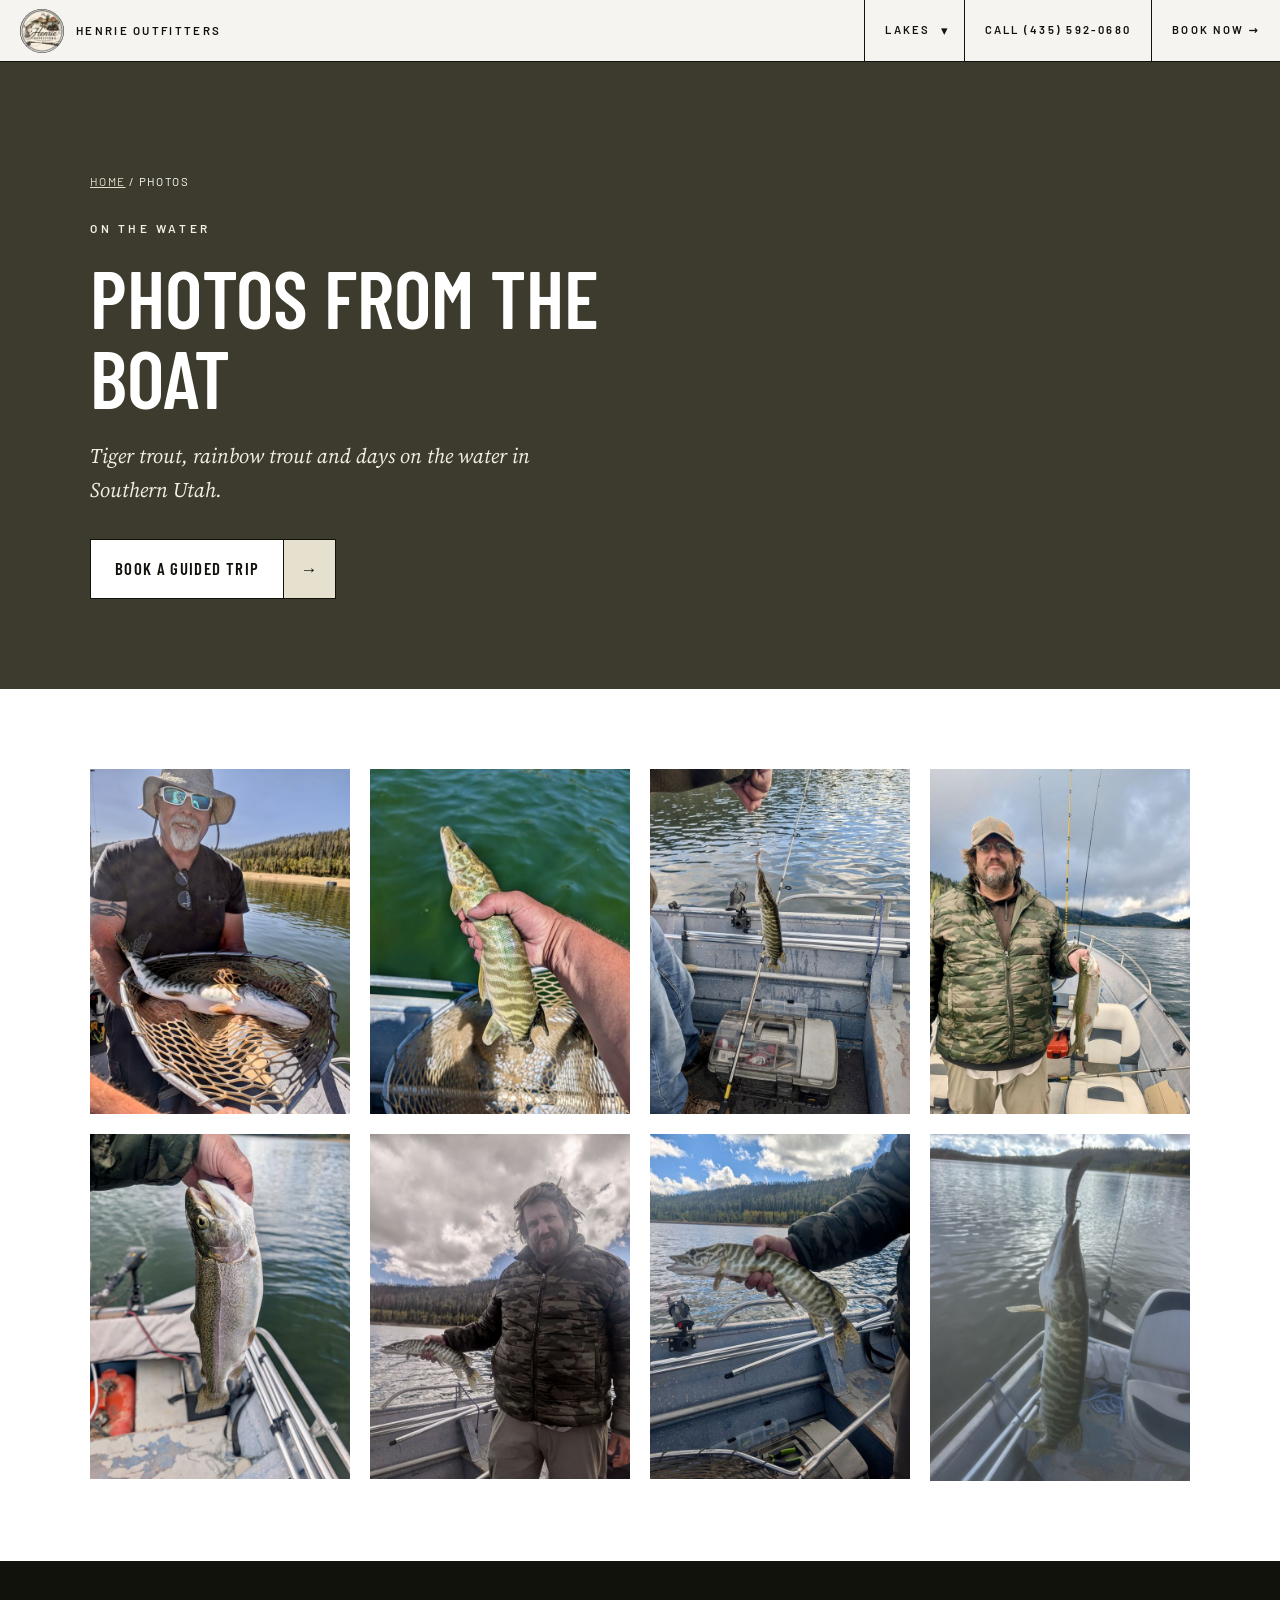
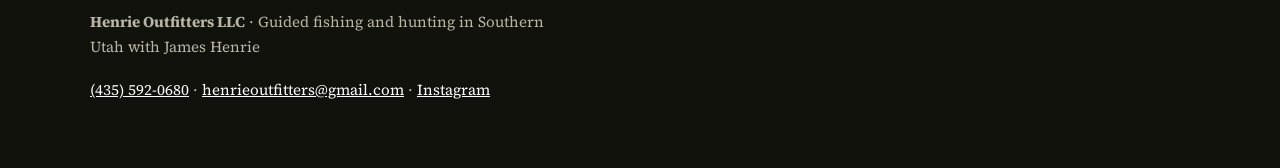
<file: photos.html>
<!DOCTYPE html>
<html lang="en">
<head>
<meta charset="utf-8">
<meta name="viewport" content="width=device-width, initial-scale=1">
<title>Photos: Guided Fishing Trips in Southern Utah | Henrie Outfitters</title>
<meta name="description" content="Photos from guided fishing trips with Henrie Outfitters in Southern Utah: tiger trout, rainbow trout and days on the water.">
<link rel="canonical" href="https://firsttimemanager1-png.github.io/James/photos.html">
<meta property="og:type" content="website">
<meta property="og:site_name" content="Henrie Outfitters">
<meta property="og:title" content="Photos: Guided Fishing Trips in Southern Utah | Henrie Outfitters">
<meta property="og:description" content="Photos from guided fishing trips with Henrie Outfitters in Southern Utah: tiger trout, rainbow trout and days on the water.">
<meta property="og:url" content="https://firsttimemanager1-png.github.io/James/photos.html">
<meta property="og:image" content="https://firsttimemanager1-png.github.io/James/assets/photos/tiger-trout-net.jpg">
<meta name="twitter:card" content="summary_large_image">
<link rel="icon" href="assets/logo-96.webp" type="image/webp">
<link rel="preconnect" href="https://fonts.googleapis.com">
<link rel="preconnect" href="https://fonts.gstatic.com" crossorigin>
<link href="https://fonts.googleapis.com/css2?family=Barlow+Condensed:wght@500;600;700&family=Barlow:wght@500;600&family=Source+Serif+4:ital,opsz,wght@0,8..60,400;0,8..60,600;1,8..60,400&display=swap" rel="stylesheet">
<link rel="stylesheet" href="assets/lake.css">
<script type="application/ld+json">{"@context": "https://schema.org", "@type": "ImageGallery", "name": "Guided fishing trip photos", "url": "https://firsttimemanager1-png.github.io/James/photos.html", "about": "Guided fishing trips in Southern Utah with Henrie Outfitters", "image": [{"@type": "ImageObject", "contentUrl": "https://firsttimemanager1-png.github.io/James/assets/photos/tiger-trout-net.jpg", "caption": "Tiger trout in the net", "description": "Smiling angler in a bucket hat holding a landing net with a striped tiger trout, calm lake and forested hills behind"}, {"@type": "ImageObject", "contentUrl": "https://firsttimemanager1-png.github.io/James/assets/photos/tiger-trout-hand.jpg", "caption": "Tiger trout up close", "description": "Hand holding a tiger trout with green and gold tiger stripes above the water"}, {"@type": "ImageObject", "contentUrl": "https://firsttimemanager1-png.github.io/James/assets/photos/tiger-trout-lure.jpg", "caption": "Tiger trout on the lure", "description": "Tiger trout hanging from a fishing line with a lure in its mouth inside an aluminum fishing boat"}, {"@type": "ImageObject", "contentUrl": "https://firsttimemanager1-png.github.io/James/assets/photos/rainbow-trout.jpg", "caption": "Rainbow trout", "description": "Angler in a camouflage jacket holding a rainbow trout on a boat with fishing rods and mountains in the background"}, {"@type": "ImageObject", "contentUrl": "https://firsttimemanager1-png.github.io/James/assets/photos/rainbow-trout-closeup.jpg", "caption": "Rainbow trout up close", "description": "Close view of a rainbow trout with black spots and a pink stripe held over the water beside an aluminum fishing boat"}, {"@type": "ImageObject", "contentUrl": "https://firsttimemanager1-png.github.io/James/assets/photos/tiger-trout-guest.jpg", "caption": "Tiger trout catch", "description": "Bearded angler in a camouflage jacket holding a tiger trout on a boat under a cloudy sky with forested hills behind"}, {"@type": "ImageObject", "contentUrl": "https://firsttimemanager1-png.github.io/James/assets/photos/tiger-trout-boat.jpg", "caption": "Tiger trout on deck", "description": "Hand holding a striped tiger trout in an aluminum fishing boat with a forested shoreline and blue sky behind"}, {"@type": "ImageObject", "contentUrl": "https://firsttimemanager1-png.github.io/James/assets/photos/tiger-trout-hooked.jpg", "caption": "Tiger trout, just landed", "description": "Tiger trout hanging from a crankbait lure over a boat with calm water and forested hills in the background"}]}</script><script type="application/ld+json">{"@context": "https://schema.org", "@type": "BreadcrumbList", "itemListElement": [{"@type": "ListItem", "position": 1, "name": "Henrie Outfitters", "item": "https://firsttimemanager1-png.github.io/James/"}, {"@type": "ListItem", "position": 2, "name": "Photos", "item": "https://firsttimemanager1-png.github.io/James/photos.html"}]}</script>
</head>
<body>
<header class="nav"><a class="brand" href="./"><img src="assets/logo-96.webp" alt="Henrie Outfitters LLC logo" width="44" height="44">Henrie Outfitters</a>
<nav><div class="dd"><a class="ddlink" href="./#lakes">Lakes</a><button class="ddbtn" type="button" aria-label="Show all lakes" aria-expanded="false">&#9662;</button><div class="ddmenu"><a href="./#lakes">All lakes</a><a href="lakes/sand-hollow-reservoir.html">Sand Hollow Reservoir</a><a href="lakes/lake-powell.html">Lake Powell</a><a href="lakes/navajo-lake.html">Navajo Lake</a><a href="lakes/panguitch-lake.html">Panguitch Lake</a><a href="lakes/gunlock-reservoir.html">Gunlock Reservoir</a><a href="lakes/quail-creek-reservoir.html">Quail Creek Reservoir</a><a href="lakes/fish-lake.html">Fish Lake</a></div></div><a href="tel:+14355920680">Call (435) 592-0680</a><a class="book" href="./#contact">Book now &rarr;</a></nav></header>
<main>
<section class="hero"><div class="wrap">
<nav class="crumbs" aria-label="Breadcrumb"><a href="./">Home</a> / <span>Photos</span></nav>
<p class="kicker">On the water</p>
<h1>Photos from the boat</h1>
<p class="sub">Tiger trout, rainbow trout and days on the water in Southern Utah.</p>
<a class="btn" href="./#contact"><span>Book a guided trip</span><i>&rarr;</i></a>
</div></section>
<section><div class="wrap"><div class="photogrid"><figure><a href="assets/photos/tiger-trout-net.jpg"><img src="assets/photos/tiger-trout-net-sm.jpg" alt="Smiling angler in a bucket hat holding a landing net with a striped tiger trout, calm lake and forested hills behind" width="640" height="850" loading="lazy"></a></figure><figure><a href="assets/photos/tiger-trout-hand.jpg"><img src="assets/photos/tiger-trout-hand-sm.jpg" alt="Hand holding a tiger trout with green and gold tiger stripes above the water" width="640" height="850" loading="lazy"></a></figure><figure><a href="assets/photos/tiger-trout-lure.jpg"><img src="assets/photos/tiger-trout-lure-sm.jpg" alt="Tiger trout hanging from a fishing line with a lure in its mouth inside an aluminum fishing boat" width="640" height="850" loading="lazy"></a></figure><figure><a href="assets/photos/rainbow-trout.jpg"><img src="assets/photos/rainbow-trout-sm.jpg" alt="Angler in a camouflage jacket holding a rainbow trout on a boat with fishing rods and mountains in the background" width="640" height="850" loading="lazy"></a></figure><figure><a href="assets/photos/rainbow-trout-closeup.jpg"><img src="assets/photos/rainbow-trout-closeup-sm.jpg" alt="Close view of a rainbow trout with black spots and a pink stripe held over the water beside an aluminum fishing boat" width="640" height="850" loading="lazy"></a></figure><figure><a href="assets/photos/tiger-trout-guest.jpg"><img src="assets/photos/tiger-trout-guest-sm.jpg" alt="Bearded angler in a camouflage jacket holding a tiger trout on a boat under a cloudy sky with forested hills behind" width="640" height="850" loading="lazy"></a></figure><figure><a href="assets/photos/tiger-trout-boat.jpg"><img src="assets/photos/tiger-trout-boat-sm.jpg" alt="Hand holding a striped tiger trout in an aluminum fishing boat with a forested shoreline and blue sky behind" width="640" height="850" loading="lazy"></a></figure><figure><a href="assets/photos/tiger-trout-hooked.jpg"><img src="assets/photos/tiger-trout-hooked-sm.jpg" alt="Tiger trout hanging from a crankbait lure over a boat with calm water and forested hills in the background" width="640" height="850" loading="lazy"></a></figure></div></div></section>
</main>
<footer><div class="wrap"><p><strong>Henrie Outfitters LLC</strong> &middot; Guided fishing and hunting in Southern Utah with James Henrie</p>
<p><a href="tel:+14355920680">(435) 592-0680</a> &middot; <a href="mailto:henrieoutfitters@gmail.com">henrieoutfitters@gmail.com</a> &middot; <a href="https://www.instagram.com/henrieoutfitters/">Instagram</a></p></div></footer>
<script>document.querySelector(".ddbtn").addEventListener("click",function(){var d=this.parentNode,o=d.classList.toggle("open");this.setAttribute("aria-expanded",o)});document.addEventListener("click",function(e){var d=document.querySelector(".dd");if(d&&!d.contains(e.target)){d.classList.remove("open")}});</script>
</body>
</html>
</file>
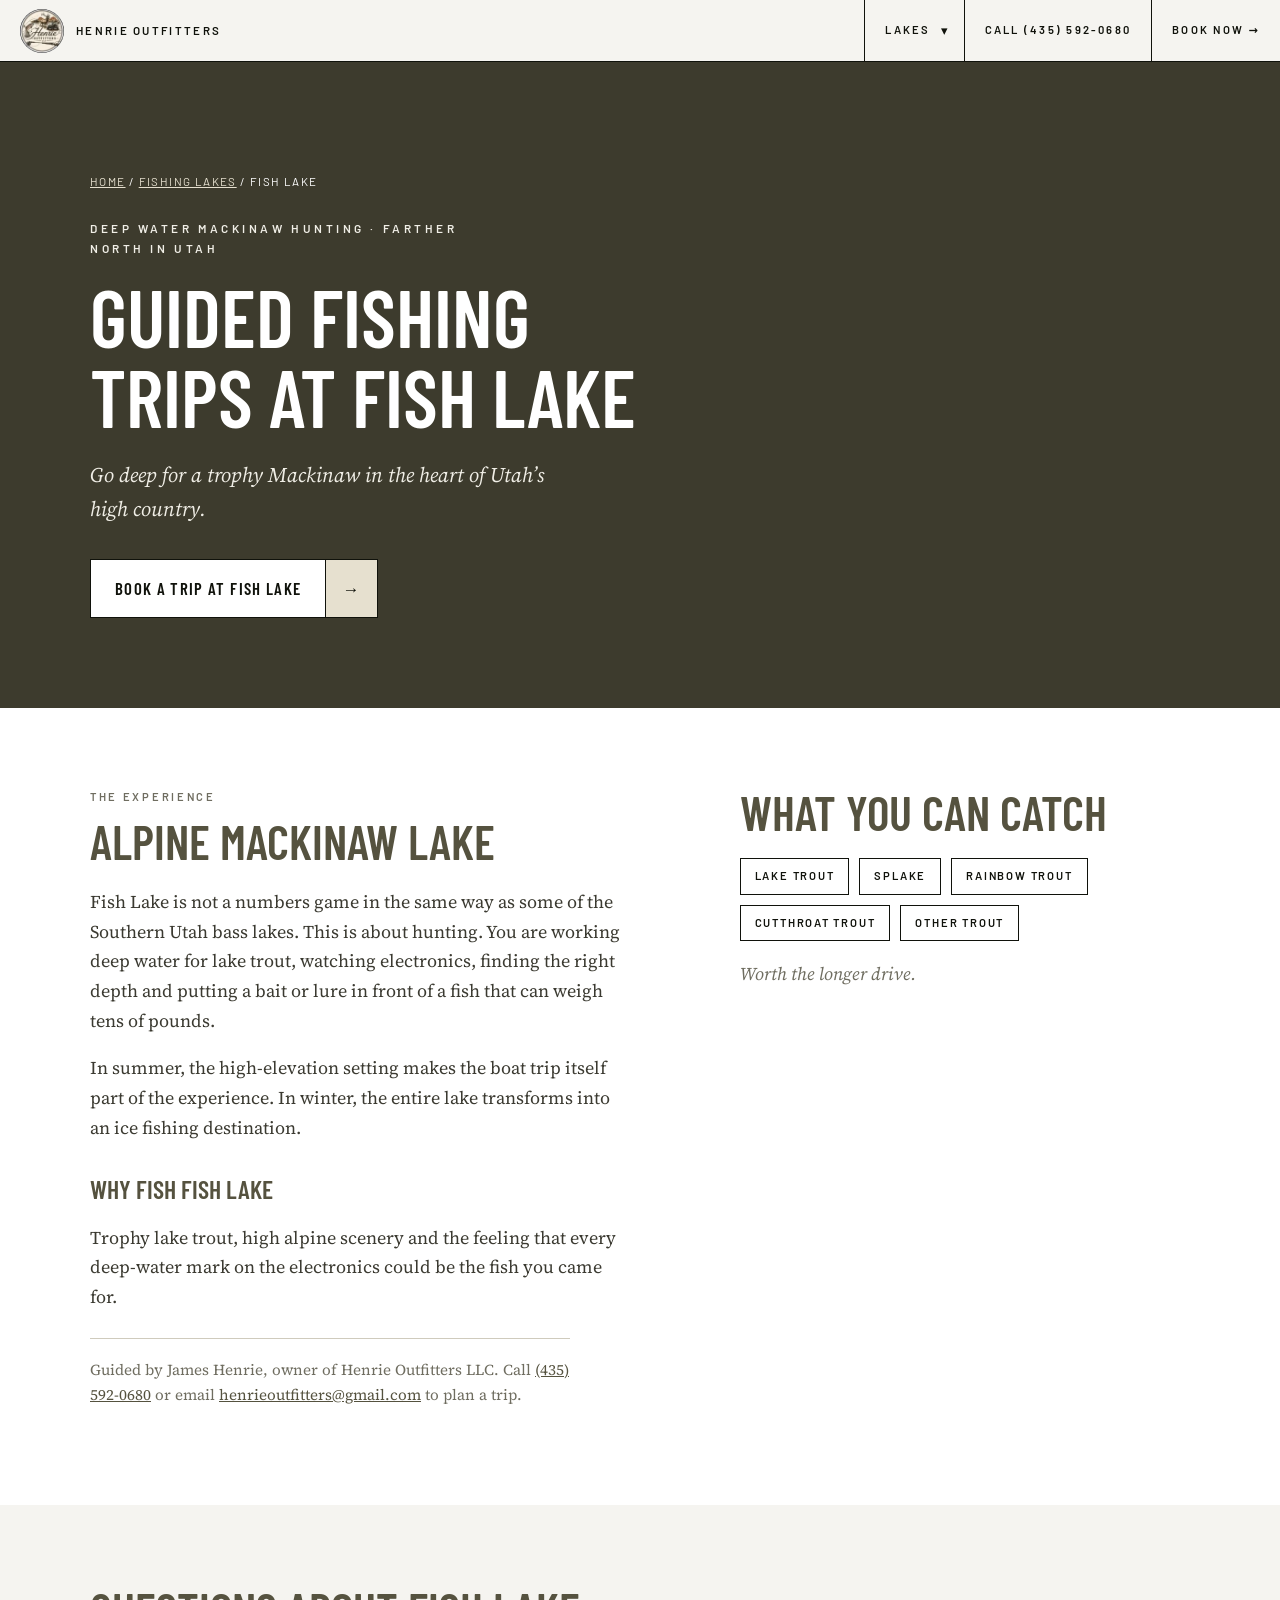
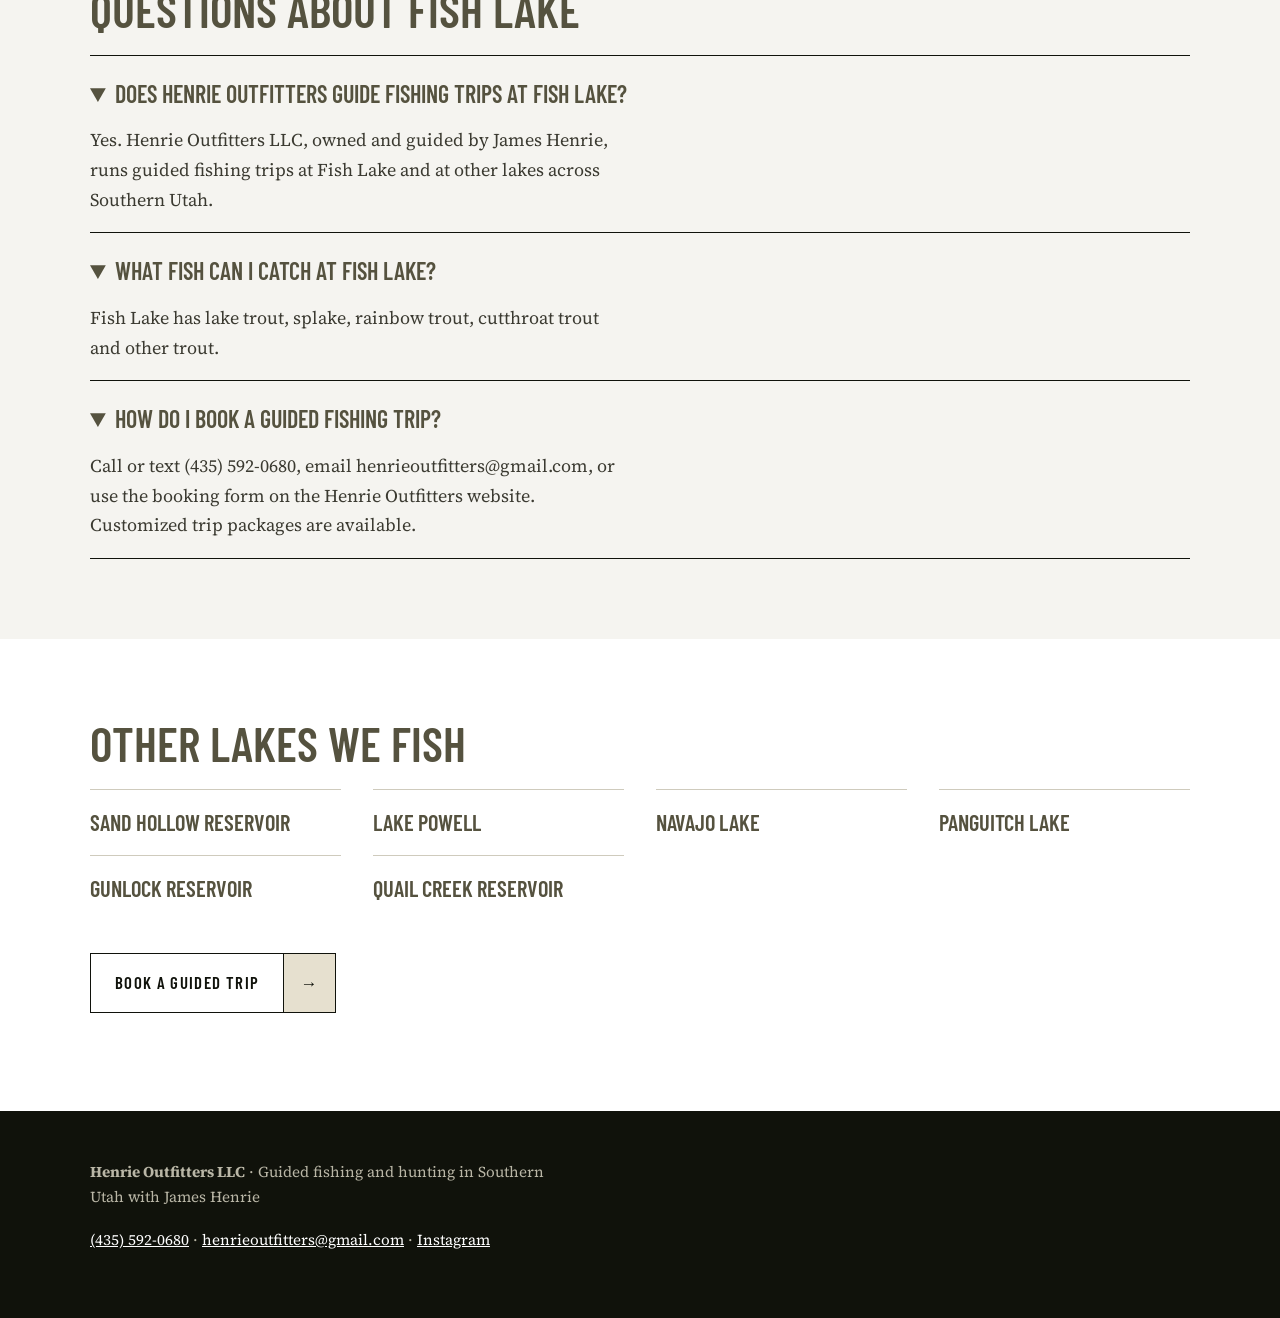
<file: lakes/fish-lake.html>
<!DOCTYPE html>
<html lang="en">
<head>
<meta charset="utf-8">
<meta name="viewport" content="width=device-width, initial-scale=1">
<title>Guided Fishing Trips at Fish Lake, Utah | Henrie Outfitters</title>
<meta name="description" content="Go deep for a trophy Mackinaw in the heart of Utah’s high country. Guided fishing trips at Fish Lake with Henrie Outfitters. Call (435) 592-0680.">
<link rel="canonical" href="https://firsttimemanager1-png.github.io/James/lakes/fish-lake.html">
<meta property="og:type" content="website">
<meta property="og:site_name" content="Henrie Outfitters">
<meta property="og:title" content="Guided Fishing Trips at Fish Lake, Utah | Henrie Outfitters">
<meta property="og:description" content="Go deep for a trophy Mackinaw in the heart of Utah’s high country. Guided fishing trips at Fish Lake with Henrie Outfitters. Call (435) 592-0680.">
<meta property="og:url" content="https://firsttimemanager1-png.github.io/James/lakes/fish-lake.html">
<meta property="og:image" content="https://firsttimemanager1-png.github.io/James/assets/hero.jpg">
<meta name="twitter:card" content="summary_large_image">
<link rel="icon" href="../assets/logo-96.webp" type="image/webp">
<link rel="preconnect" href="https://fonts.googleapis.com">
<link rel="preconnect" href="https://fonts.gstatic.com" crossorigin>
<link href="https://fonts.googleapis.com/css2?family=Barlow+Condensed:wght@500;600;700&family=Barlow:wght@500;600&family=Source+Serif+4:ital,opsz,wght@0,8..60,400;0,8..60,600;1,8..60,400&display=swap" rel="stylesheet">
<link rel="stylesheet" href="../assets/lake.css">
<script type="application/ld+json">{"@context": "https://schema.org", "@type": "Service", "name": "Guided fishing trips at Fish Lake", "serviceType": "Guided fishing trip", "description": "Alpine Mackinaw Lake. Go deep for a trophy Mackinaw in the heart of Utah’s high country. Fish Lake is not a numbers game in the same way as some of the Southern Utah bass lakes. This is about hunting. You are working deep water for lake trout, watching electronics, finding the right depth and putting a bait or lure in front of a fish that can weigh tens of pounds.", "url": "https://firsttimemanager1-png.github.io/James/lakes/fish-lake.html", "areaServed": {"@type": "Place", "name": "Fish Lake, Utah"}, "provider": {"@type": "LocalBusiness", "@id": "https://firsttimemanager1-png.github.io/James/#business", "name": "Henrie Outfitters LLC", "url": "https://firsttimemanager1-png.github.io/James/", "telephone": "+1-435-592-0680", "email": "henrieoutfitters@gmail.com", "founder": {"@type": "Person", "name": "James Henrie"}}}</script><script type="application/ld+json">{"@context": "https://schema.org", "@type": "FAQPage", "mainEntity": [{"@type": "Question", "name": "Does Henrie Outfitters guide fishing trips at Fish Lake?", "acceptedAnswer": {"@type": "Answer", "text": "Yes. Henrie Outfitters LLC, owned and guided by James Henrie, runs guided fishing trips at Fish Lake and at other lakes across Southern Utah."}}, {"@type": "Question", "name": "What fish can I catch at Fish Lake?", "acceptedAnswer": {"@type": "Answer", "text": "Fish Lake has lake trout, splake, rainbow trout, cutthroat trout and other trout."}}, {"@type": "Question", "name": "How do I book a guided fishing trip?", "acceptedAnswer": {"@type": "Answer", "text": "Call or text (435) 592-0680, email henrieoutfitters@gmail.com, or use the booking form on the Henrie Outfitters website. Customized trip packages are available."}}]}</script><script type="application/ld+json">{"@context": "https://schema.org", "@type": "BreadcrumbList", "itemListElement": [{"@type": "ListItem", "position": 1, "name": "Henrie Outfitters", "item": "https://firsttimemanager1-png.github.io/James/"}, {"@type": "ListItem", "position": 2, "name": "Fishing lakes", "item": "https://firsttimemanager1-png.github.io/James/#lakes"}, {"@type": "ListItem", "position": 3, "name": "Fish Lake", "item": "https://firsttimemanager1-png.github.io/James/lakes/fish-lake.html"}]}</script>
</head>
<body>
<header class="nav"><a class="brand" href="../"><img src="../assets/logo-96.webp" alt="Henrie Outfitters LLC logo" width="44" height="44">Henrie Outfitters</a>
<nav><div class="dd"><a class="ddlink" href="../#lakes">Lakes</a><button class="ddbtn" type="button" aria-label="Show all lakes" aria-expanded="false">&#9662;</button><div class="ddmenu"><a href="../#lakes">All lakes</a><a href="sand-hollow-reservoir.html">Sand Hollow Reservoir</a><a href="lake-powell.html">Lake Powell</a><a href="navajo-lake.html">Navajo Lake</a><a href="panguitch-lake.html">Panguitch Lake</a><a href="gunlock-reservoir.html">Gunlock Reservoir</a><a href="quail-creek-reservoir.html">Quail Creek Reservoir</a><a href="fish-lake.html" aria-current="page">Fish Lake</a></div></div><a href="tel:+14355920680">Call (435) 592-0680</a><a class="book" href="https://firsttimemanager1-png.github.io/James/?lake=Fish%20Lake#contact">Book now &rarr;</a></nav></header>
<main>
<section class="hero"><div class="wrap">
<nav class="crumbs" aria-label="Breadcrumb"><a href="../">Home</a> / <a href="../#lakes">Fishing lakes</a> / <span>Fish Lake</span></nav>
<p class="kicker">Deep water Mackinaw hunting &middot; farther north in Utah</p>
<h1>Guided fishing trips at Fish Lake</h1>
<p class="sub">Go deep for a trophy Mackinaw in the heart of Utah’s high country.</p>
<a class="btn" href="https://firsttimemanager1-png.github.io/James/?lake=Fish%20Lake#contact"><span>Book a trip at Fish Lake</span><i>&rarr;</i></a>
</div></section>
<section><div class="wrap two">
<div><p class="eyebrow">The experience</p><h2>Alpine Mackinaw Lake</h2>
<p>Fish Lake is not a numbers game in the same way as some of the Southern Utah bass lakes. This is about hunting. You are working deep water for lake trout, watching electronics, finding the right depth and putting a bait or lure in front of a fish that can weigh tens of pounds.</p><p>In summer, the high-elevation setting makes the boat trip itself part of the experience. In winter, the entire lake transforms into an ice fishing destination.</p>
<h3>Why fish Fish Lake</h3><p>Trophy lake trout, high alpine scenery and the feeling that every deep-water mark on the electronics could be the fish you came for.</p>

<p class="guide">Guided by James Henrie, owner of Henrie Outfitters LLC. Call <a href="tel:+14355920680">(435) 592-0680</a> or email <a href="mailto:henrieoutfitters@gmail.com">henrieoutfitters@gmail.com</a> to plan a trip.</p></div>
<div><h2>What you can catch</h2><ul class="fish"><li>Lake trout</li><li>Splake</li><li>Rainbow trout</li><li>Cutthroat trout</li><li>Other trout</li></ul>
<p class="note">Worth the longer drive.</p></div>
</div></section>
<section class="alt"><div class="wrap"><h2>Questions about Fish Lake</h2><details open><summary>Does Henrie Outfitters guide fishing trips at Fish Lake?</summary><p>Yes. Henrie Outfitters LLC, owned and guided by James Henrie, runs guided fishing trips at Fish Lake and at other lakes across Southern Utah.</p></details><details open><summary>What fish can I catch at Fish Lake?</summary><p>Fish Lake has lake trout, splake, rainbow trout, cutthroat trout and other trout.</p></details><details open><summary>How do I book a guided fishing trip?</summary><p>Call or text (435) 592-0680, email henrieoutfitters@gmail.com, or use the booking form on the Henrie Outfitters website. Customized trip packages are available.</p></details></div></section>
<section><div class="wrap"><h2>Other lakes we fish</h2><ul class="others"><li><a href="sand-hollow-reservoir.html">Sand Hollow Reservoir</a></li><li><a href="lake-powell.html">Lake Powell</a></li><li><a href="navajo-lake.html">Navajo Lake</a></li><li><a href="panguitch-lake.html">Panguitch Lake</a></li><li><a href="gunlock-reservoir.html">Gunlock Reservoir</a></li><li><a href="quail-creek-reservoir.html">Quail Creek Reservoir</a></li></ul>
<p><a class="btn" href="https://firsttimemanager1-png.github.io/James/?lake=Fish%20Lake#contact"><span>Book a guided trip</span><i>&rarr;</i></a></p></div></section>
</main>
<footer><div class="wrap"><p><strong>Henrie Outfitters LLC</strong> &middot; Guided fishing and hunting in Southern Utah with James Henrie</p>
<p><a href="tel:+14355920680">(435) 592-0680</a> &middot; <a href="mailto:henrieoutfitters@gmail.com">henrieoutfitters@gmail.com</a> &middot; <a href="https://www.instagram.com/henrieoutfitters/">Instagram</a></p></div></footer>
<script>document.querySelector(".ddbtn").addEventListener("click",function(){var d=this.parentNode,o=d.classList.toggle("open");this.setAttribute("aria-expanded",o)});document.addEventListener("click",function(e){var d=document.querySelector(".dd");if(d&&!d.contains(e.target)){d.classList.remove("open")}});</script>
</body>
</html>
</file>
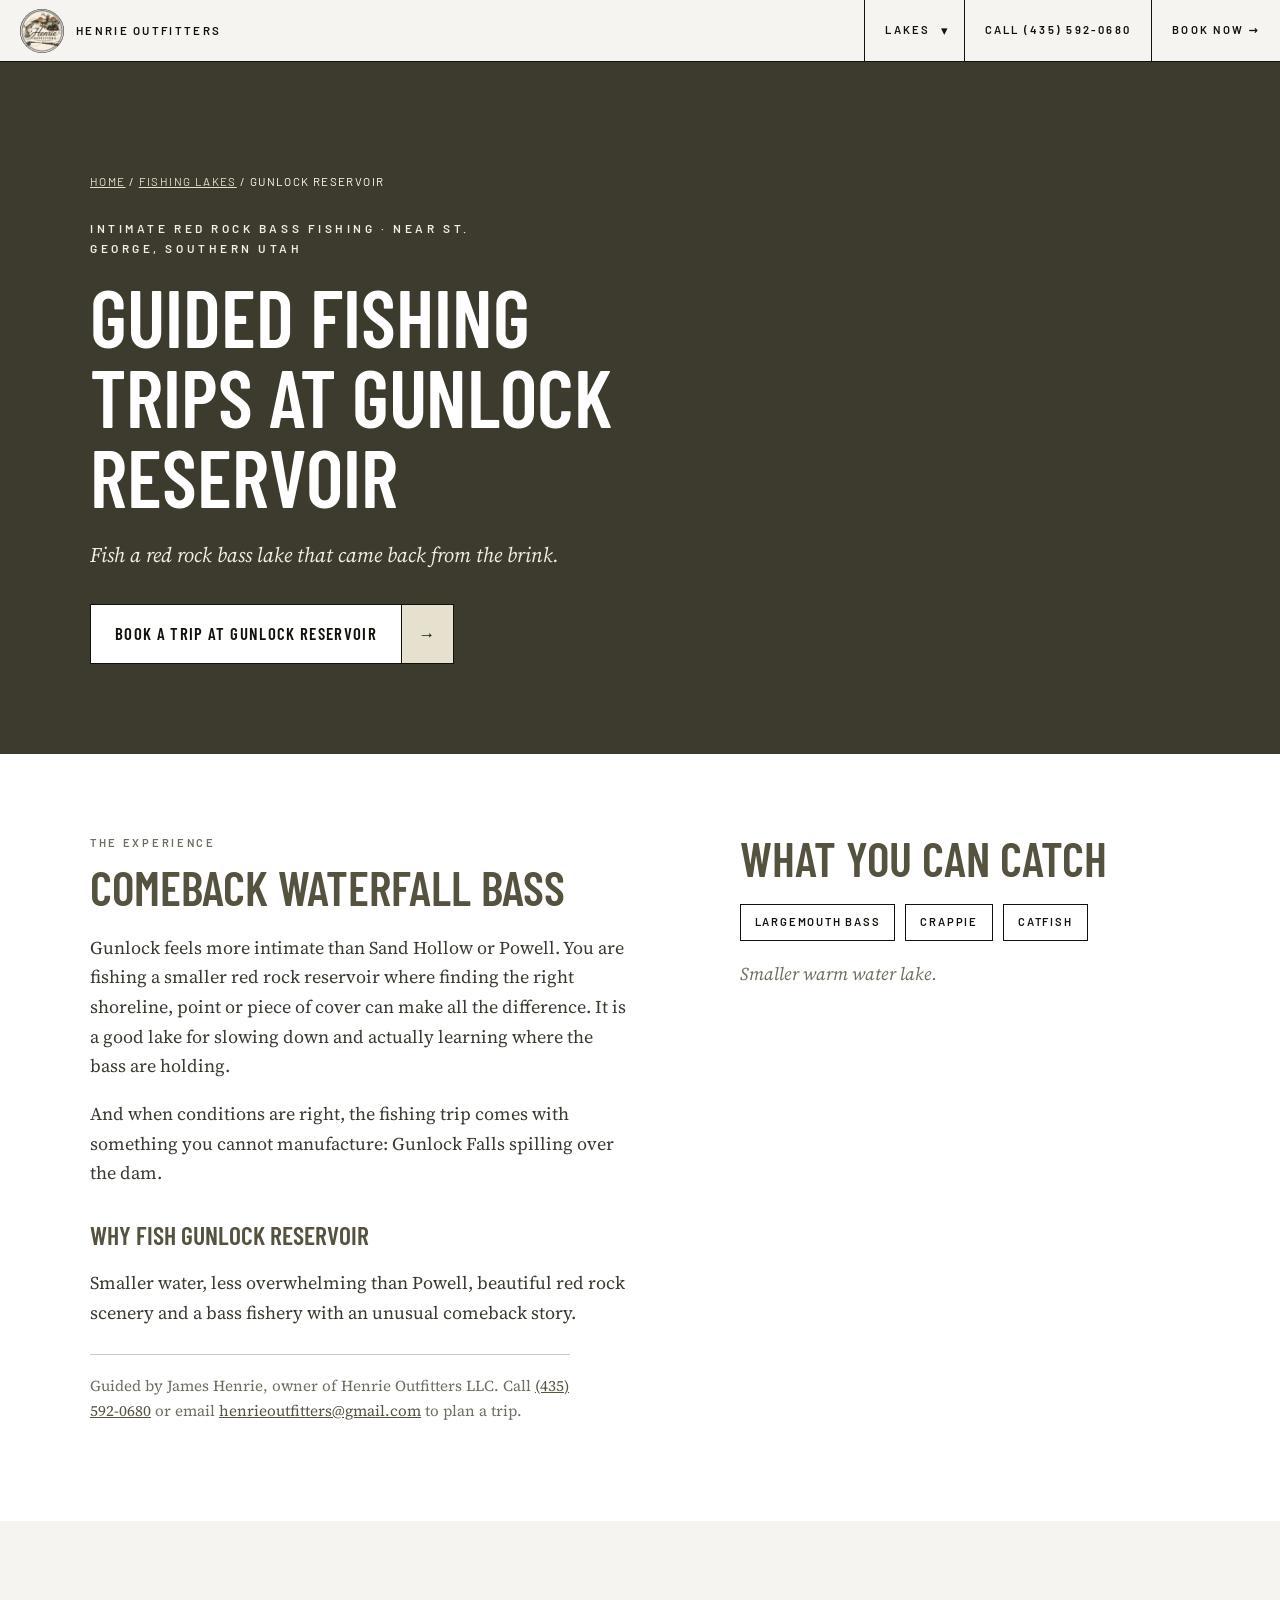
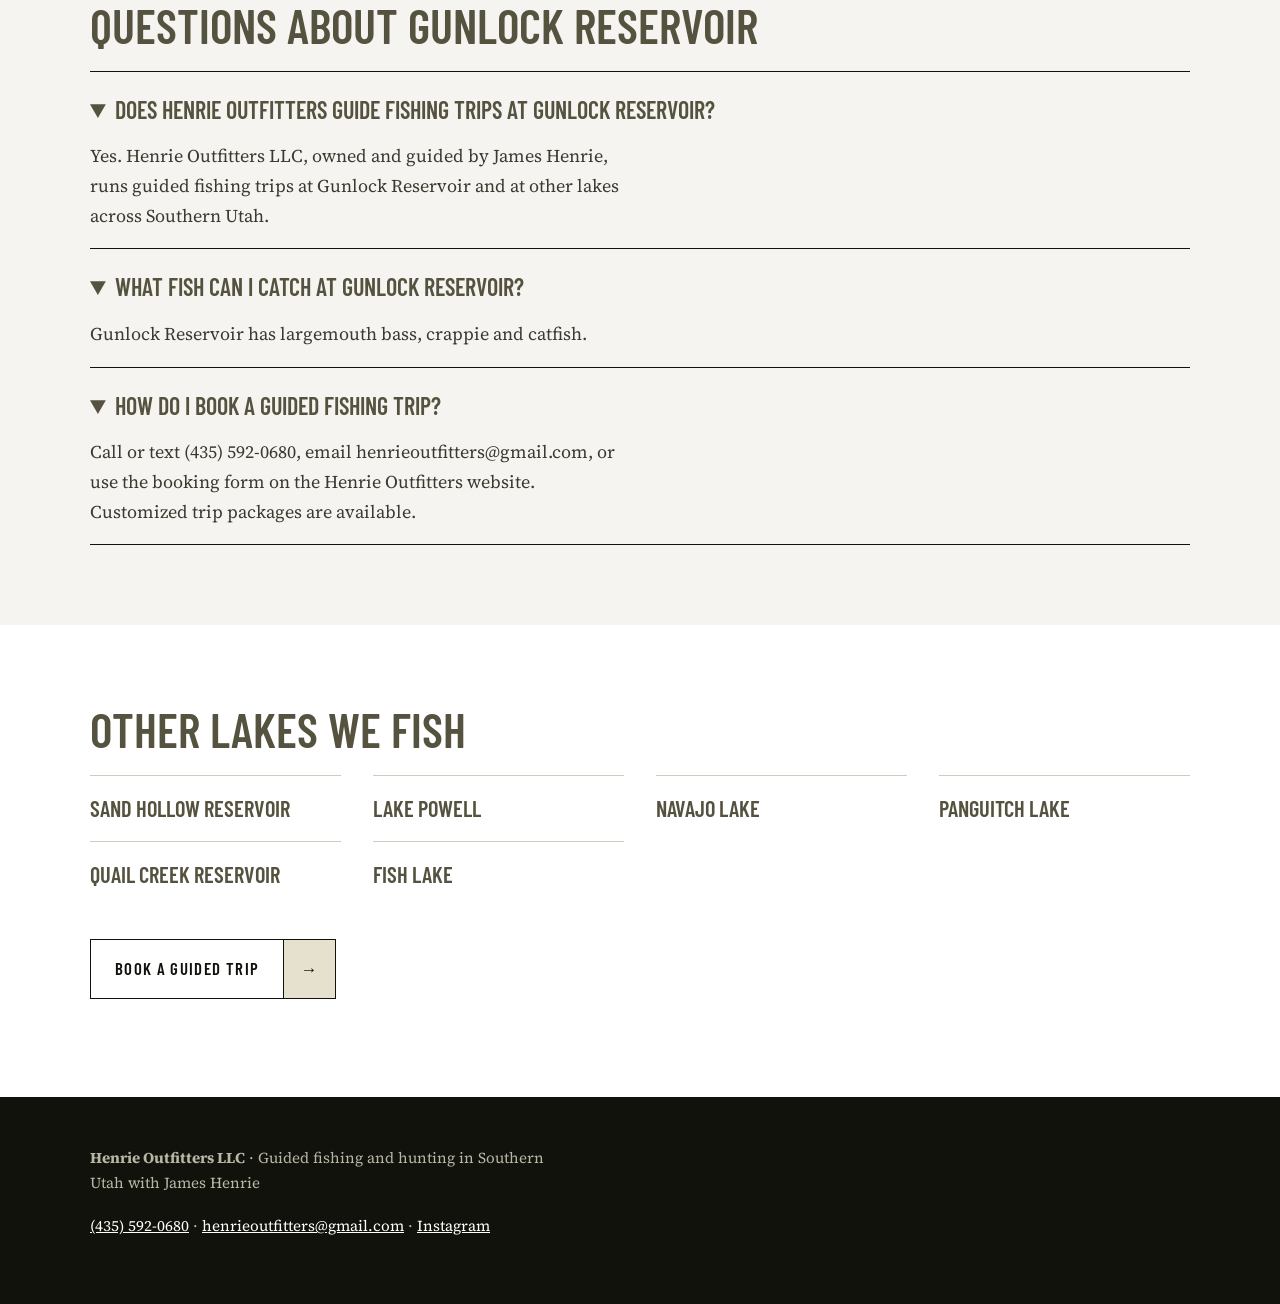
<file: lakes/gunlock-reservoir.html>
<!DOCTYPE html>
<html lang="en">
<head>
<meta charset="utf-8">
<meta name="viewport" content="width=device-width, initial-scale=1">
<title>Guided Fishing Trips at Gunlock Reservoir, Utah | Henrie Outfitters</title>
<meta name="description" content="Fish a red rock bass lake that came back from the brink. Guided fishing trips at Gunlock Reservoir with Henrie Outfitters. Call (435) 592-0680.">
<link rel="canonical" href="https://firsttimemanager1-png.github.io/James/lakes/gunlock-reservoir.html">
<meta property="og:type" content="website">
<meta property="og:site_name" content="Henrie Outfitters">
<meta property="og:title" content="Guided Fishing Trips at Gunlock Reservoir, Utah | Henrie Outfitters">
<meta property="og:description" content="Fish a red rock bass lake that came back from the brink. Guided fishing trips at Gunlock Reservoir with Henrie Outfitters. Call (435) 592-0680.">
<meta property="og:url" content="https://firsttimemanager1-png.github.io/James/lakes/gunlock-reservoir.html">
<meta property="og:image" content="https://firsttimemanager1-png.github.io/James/assets/hero.jpg">
<meta name="twitter:card" content="summary_large_image">
<link rel="icon" href="../assets/logo-96.webp" type="image/webp">
<link rel="preconnect" href="https://fonts.googleapis.com">
<link rel="preconnect" href="https://fonts.gstatic.com" crossorigin>
<link href="https://fonts.googleapis.com/css2?family=Barlow+Condensed:wght@500;600;700&family=Barlow:wght@500;600&family=Source+Serif+4:ital,opsz,wght@0,8..60,400;0,8..60,600;1,8..60,400&display=swap" rel="stylesheet">
<link rel="stylesheet" href="../assets/lake.css">
<script type="application/ld+json">{"@context": "https://schema.org", "@type": "Service", "name": "Guided fishing trips at Gunlock Reservoir", "serviceType": "Guided fishing trip", "description": "Comeback Waterfall Bass. Fish a red rock bass lake that came back from the brink. Gunlock feels more intimate than Sand Hollow or Powell. You are fishing a smaller red rock reservoir where finding the right shoreline, point or piece of cover can make all the difference. It is a good lake for slowing down and actually learning where the bass are holding.", "url": "https://firsttimemanager1-png.github.io/James/lakes/gunlock-reservoir.html", "areaServed": {"@type": "Place", "name": "Gunlock Reservoir, Utah"}, "provider": {"@type": "LocalBusiness", "@id": "https://firsttimemanager1-png.github.io/James/#business", "name": "Henrie Outfitters LLC", "url": "https://firsttimemanager1-png.github.io/James/", "telephone": "+1-435-592-0680", "email": "henrieoutfitters@gmail.com", "founder": {"@type": "Person", "name": "James Henrie"}}}</script><script type="application/ld+json">{"@context": "https://schema.org", "@type": "FAQPage", "mainEntity": [{"@type": "Question", "name": "Does Henrie Outfitters guide fishing trips at Gunlock Reservoir?", "acceptedAnswer": {"@type": "Answer", "text": "Yes. Henrie Outfitters LLC, owned and guided by James Henrie, runs guided fishing trips at Gunlock Reservoir and at other lakes across Southern Utah."}}, {"@type": "Question", "name": "What fish can I catch at Gunlock Reservoir?", "acceptedAnswer": {"@type": "Answer", "text": "Gunlock Reservoir has largemouth bass, crappie and catfish."}}, {"@type": "Question", "name": "How do I book a guided fishing trip?", "acceptedAnswer": {"@type": "Answer", "text": "Call or text (435) 592-0680, email henrieoutfitters@gmail.com, or use the booking form on the Henrie Outfitters website. Customized trip packages are available."}}]}</script><script type="application/ld+json">{"@context": "https://schema.org", "@type": "BreadcrumbList", "itemListElement": [{"@type": "ListItem", "position": 1, "name": "Henrie Outfitters", "item": "https://firsttimemanager1-png.github.io/James/"}, {"@type": "ListItem", "position": 2, "name": "Fishing lakes", "item": "https://firsttimemanager1-png.github.io/James/#lakes"}, {"@type": "ListItem", "position": 3, "name": "Gunlock Reservoir", "item": "https://firsttimemanager1-png.github.io/James/lakes/gunlock-reservoir.html"}]}</script>
</head>
<body>
<header class="nav"><a class="brand" href="../"><img src="../assets/logo-96.webp" alt="Henrie Outfitters LLC logo" width="44" height="44">Henrie Outfitters</a>
<nav><div class="dd"><a class="ddlink" href="../#lakes">Lakes</a><button class="ddbtn" type="button" aria-label="Show all lakes" aria-expanded="false">&#9662;</button><div class="ddmenu"><a href="../#lakes">All lakes</a><a href="sand-hollow-reservoir.html">Sand Hollow Reservoir</a><a href="lake-powell.html">Lake Powell</a><a href="navajo-lake.html">Navajo Lake</a><a href="panguitch-lake.html">Panguitch Lake</a><a href="gunlock-reservoir.html" aria-current="page">Gunlock Reservoir</a><a href="quail-creek-reservoir.html">Quail Creek Reservoir</a><a href="fish-lake.html">Fish Lake</a></div></div><a href="tel:+14355920680">Call (435) 592-0680</a><a class="book" href="https://firsttimemanager1-png.github.io/James/?lake=Gunlock%20Reservoir#contact">Book now &rarr;</a></nav></header>
<main>
<section class="hero"><div class="wrap">
<nav class="crumbs" aria-label="Breadcrumb"><a href="../">Home</a> / <a href="../#lakes">Fishing lakes</a> / <span>Gunlock Reservoir</span></nav>
<p class="kicker">Intimate red rock bass fishing &middot; near St. George, Southern Utah</p>
<h1>Guided fishing trips at Gunlock Reservoir</h1>
<p class="sub">Fish a red rock bass lake that came back from the brink.</p>
<a class="btn" href="https://firsttimemanager1-png.github.io/James/?lake=Gunlock%20Reservoir#contact"><span>Book a trip at Gunlock Reservoir</span><i>&rarr;</i></a>
</div></section>
<section><div class="wrap two">
<div><p class="eyebrow">The experience</p><h2>Comeback Waterfall Bass</h2>
<p>Gunlock feels more intimate than Sand Hollow or Powell. You are fishing a smaller red rock reservoir where finding the right shoreline, point or piece of cover can make all the difference. It is a good lake for slowing down and actually learning where the bass are holding.</p><p>And when conditions are right, the fishing trip comes with something you cannot manufacture: Gunlock Falls spilling over the dam.</p>
<h3>Why fish Gunlock Reservoir</h3><p>Smaller water, less overwhelming than Powell, beautiful red rock scenery and a bass fishery with an unusual comeback story.</p>

<p class="guide">Guided by James Henrie, owner of Henrie Outfitters LLC. Call <a href="tel:+14355920680">(435) 592-0680</a> or email <a href="mailto:henrieoutfitters@gmail.com">henrieoutfitters@gmail.com</a> to plan a trip.</p></div>
<div><h2>What you can catch</h2><ul class="fish"><li>Largemouth bass</li><li>Crappie</li><li>Catfish</li></ul>
<p class="note">Smaller warm water lake.</p></div>
</div></section>
<section class="alt"><div class="wrap"><h2>Questions about Gunlock Reservoir</h2><details open><summary>Does Henrie Outfitters guide fishing trips at Gunlock Reservoir?</summary><p>Yes. Henrie Outfitters LLC, owned and guided by James Henrie, runs guided fishing trips at Gunlock Reservoir and at other lakes across Southern Utah.</p></details><details open><summary>What fish can I catch at Gunlock Reservoir?</summary><p>Gunlock Reservoir has largemouth bass, crappie and catfish.</p></details><details open><summary>How do I book a guided fishing trip?</summary><p>Call or text (435) 592-0680, email henrieoutfitters@gmail.com, or use the booking form on the Henrie Outfitters website. Customized trip packages are available.</p></details></div></section>
<section><div class="wrap"><h2>Other lakes we fish</h2><ul class="others"><li><a href="sand-hollow-reservoir.html">Sand Hollow Reservoir</a></li><li><a href="lake-powell.html">Lake Powell</a></li><li><a href="navajo-lake.html">Navajo Lake</a></li><li><a href="panguitch-lake.html">Panguitch Lake</a></li><li><a href="quail-creek-reservoir.html">Quail Creek Reservoir</a></li><li><a href="fish-lake.html">Fish Lake</a></li></ul>
<p><a class="btn" href="https://firsttimemanager1-png.github.io/James/?lake=Gunlock%20Reservoir#contact"><span>Book a guided trip</span><i>&rarr;</i></a></p></div></section>
</main>
<footer><div class="wrap"><p><strong>Henrie Outfitters LLC</strong> &middot; Guided fishing and hunting in Southern Utah with James Henrie</p>
<p><a href="tel:+14355920680">(435) 592-0680</a> &middot; <a href="mailto:henrieoutfitters@gmail.com">henrieoutfitters@gmail.com</a> &middot; <a href="https://www.instagram.com/henrieoutfitters/">Instagram</a></p></div></footer>
<script>document.querySelector(".ddbtn").addEventListener("click",function(){var d=this.parentNode,o=d.classList.toggle("open");this.setAttribute("aria-expanded",o)});document.addEventListener("click",function(e){var d=document.querySelector(".dd");if(d&&!d.contains(e.target)){d.classList.remove("open")}});</script>
</body>
</html>
</file>
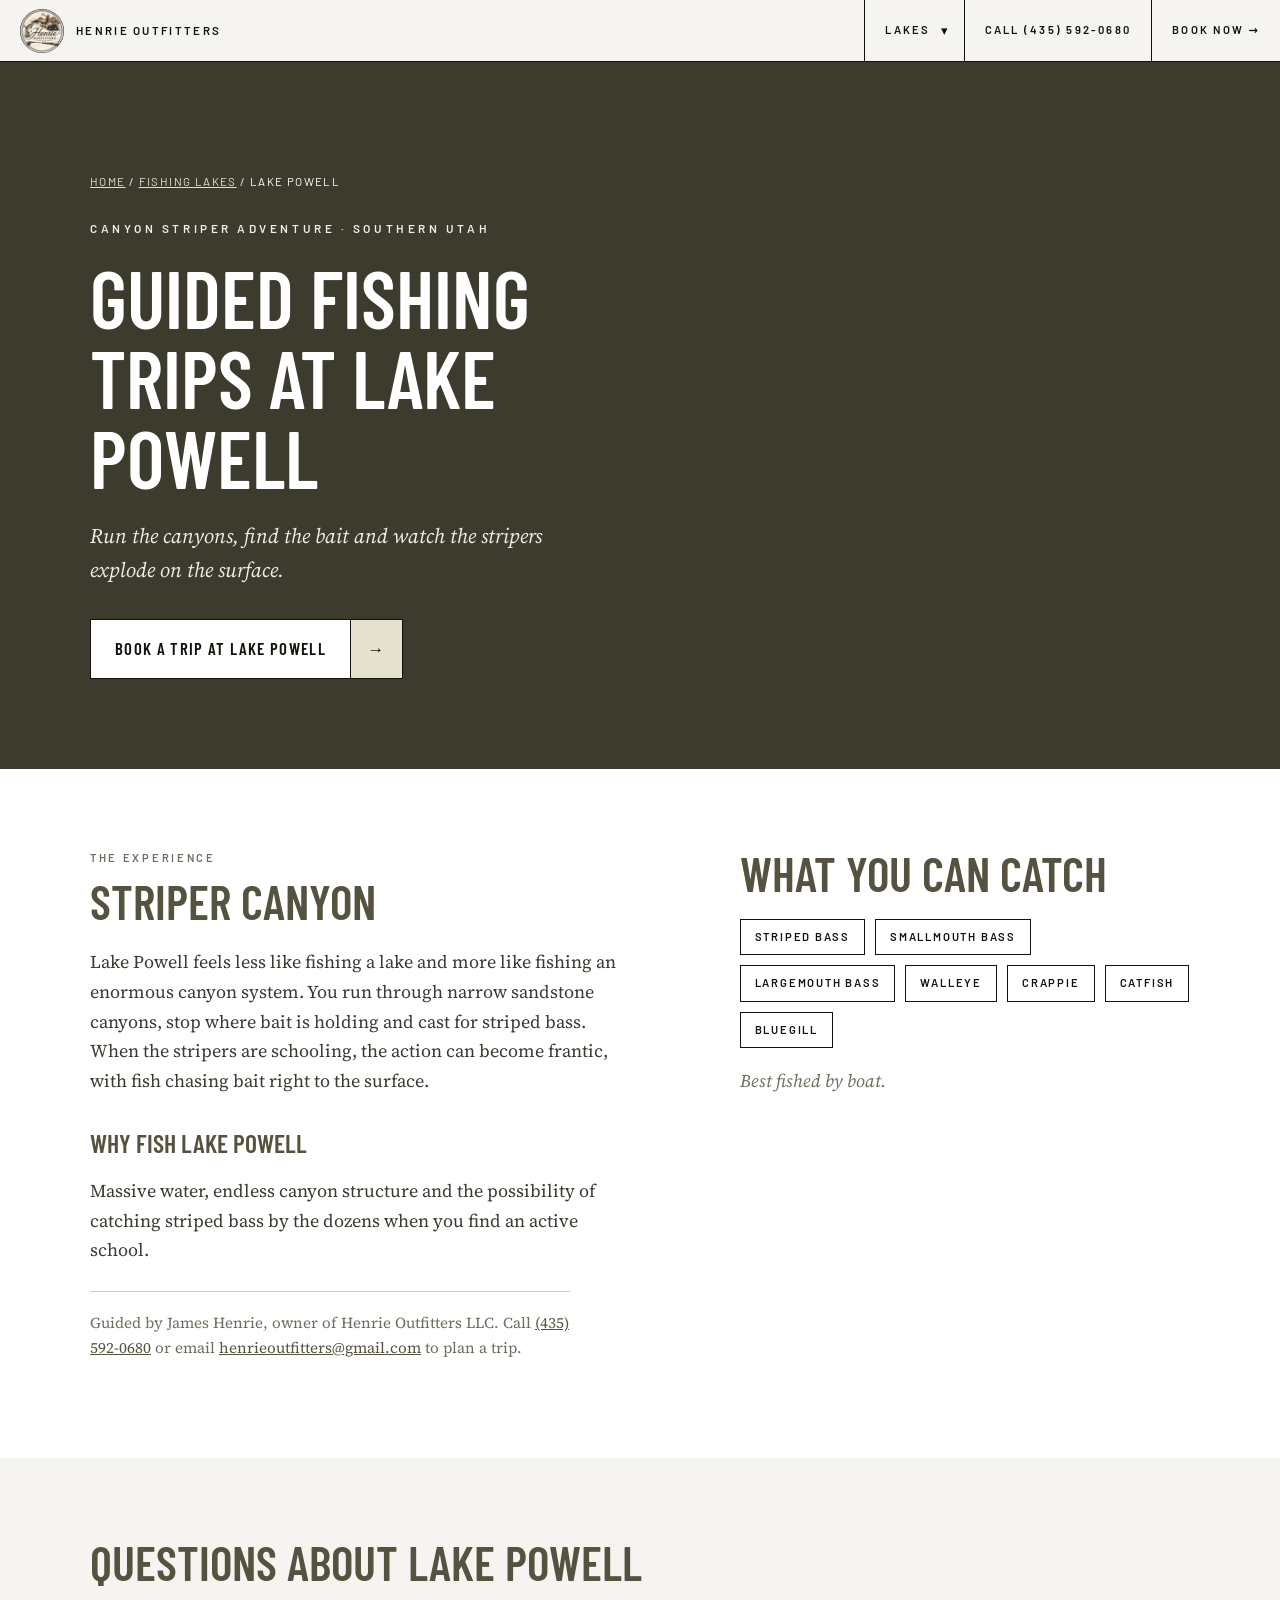
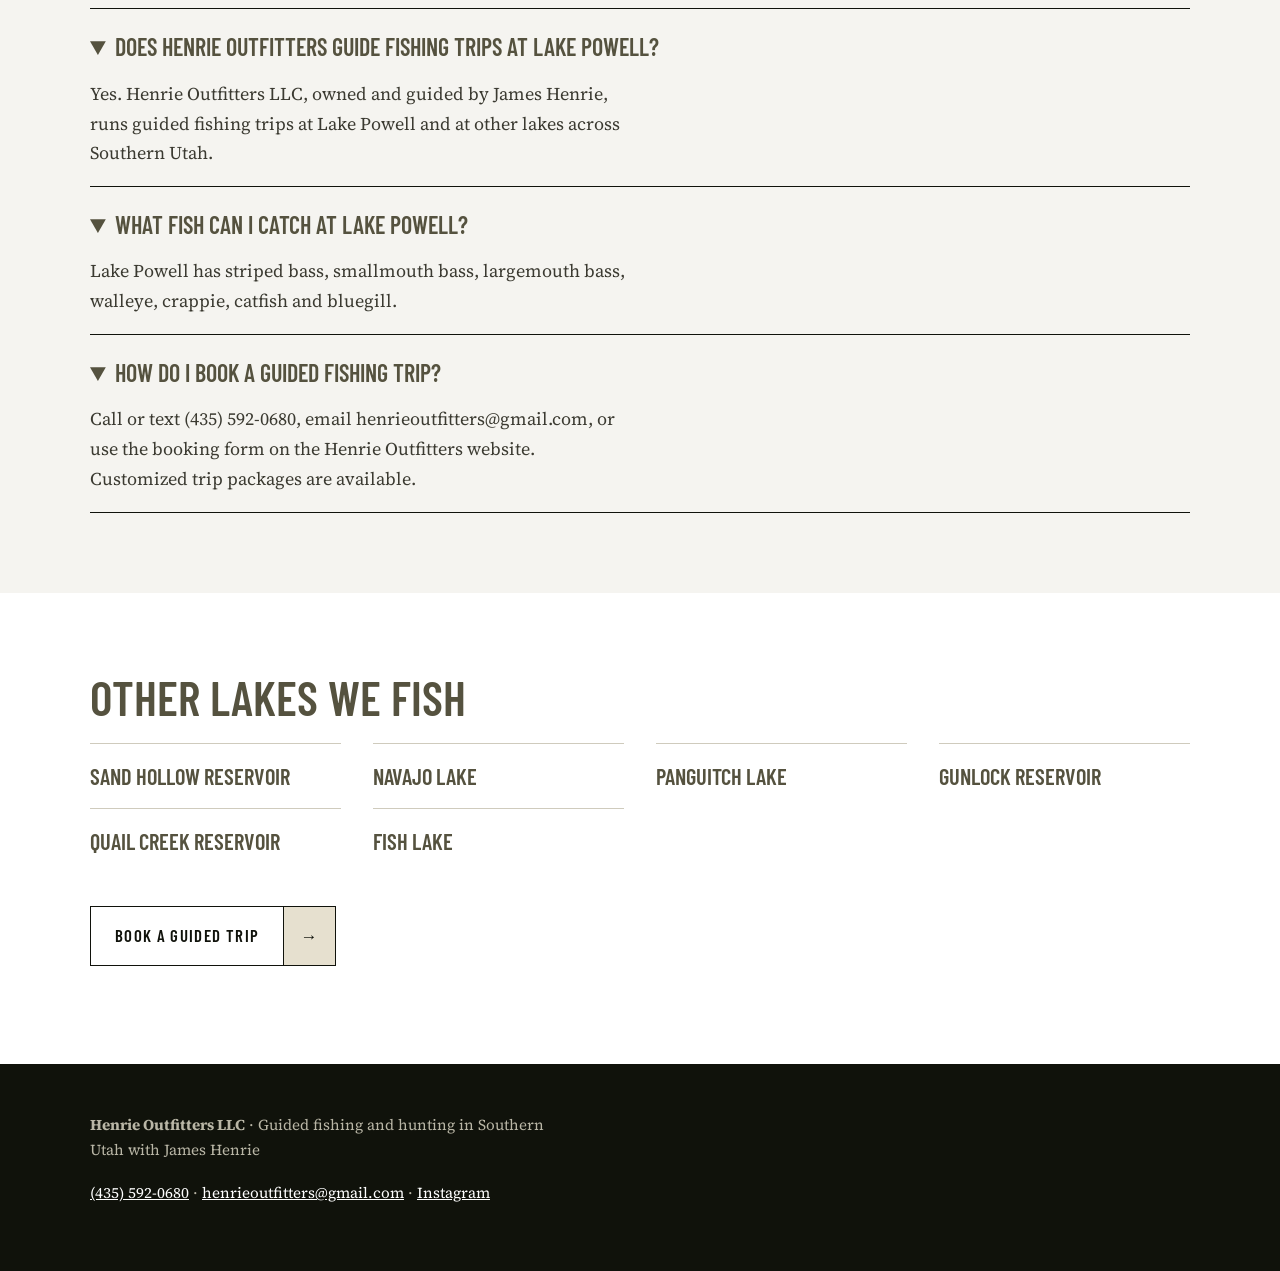
<file: lakes/lake-powell.html>
<!DOCTYPE html>
<html lang="en">
<head>
<meta charset="utf-8">
<meta name="viewport" content="width=device-width, initial-scale=1">
<title>Guided Fishing Trips at Lake Powell, Utah | Henrie Outfitters</title>
<meta name="description" content="Run the canyons, find the bait and watch the stripers explode on the surface. Guided fishing trips at Lake Powell with Henrie Outfitters. Call (435) 592-0680.">
<link rel="canonical" href="https://firsttimemanager1-png.github.io/James/lakes/lake-powell.html">
<meta property="og:type" content="website">
<meta property="og:site_name" content="Henrie Outfitters">
<meta property="og:title" content="Guided Fishing Trips at Lake Powell, Utah | Henrie Outfitters">
<meta property="og:description" content="Run the canyons, find the bait and watch the stripers explode on the surface. Guided fishing trips at Lake Powell with Henrie Outfitters. Call (435) 592-0680.">
<meta property="og:url" content="https://firsttimemanager1-png.github.io/James/lakes/lake-powell.html">
<meta property="og:image" content="https://firsttimemanager1-png.github.io/James/assets/hero.jpg">
<meta name="twitter:card" content="summary_large_image">
<link rel="icon" href="../assets/logo-96.webp" type="image/webp">
<link rel="preconnect" href="https://fonts.googleapis.com">
<link rel="preconnect" href="https://fonts.gstatic.com" crossorigin>
<link href="https://fonts.googleapis.com/css2?family=Barlow+Condensed:wght@500;600;700&family=Barlow:wght@500;600&family=Source+Serif+4:ital,opsz,wght@0,8..60,400;0,8..60,600;1,8..60,400&display=swap" rel="stylesheet">
<link rel="stylesheet" href="../assets/lake.css">
<script type="application/ld+json">{"@context": "https://schema.org", "@type": "Service", "name": "Guided fishing trips at Lake Powell", "serviceType": "Guided fishing trip", "description": "Striper Canyon. Run the canyons, find the bait and watch the stripers explode on the surface. Lake Powell feels less like fishing a lake and more like fishing an enormous canyon system. You run through narrow sandstone canyons, stop where bait is holding and cast for striped bass. When the stripers are schooling, the action can become frantic, with fish chasing bait right to the surface.", "url": "https://firsttimemanager1-png.github.io/James/lakes/lake-powell.html", "areaServed": {"@type": "Place", "name": "Lake Powell, Utah"}, "provider": {"@type": "LocalBusiness", "@id": "https://firsttimemanager1-png.github.io/James/#business", "name": "Henrie Outfitters LLC", "url": "https://firsttimemanager1-png.github.io/James/", "telephone": "+1-435-592-0680", "email": "henrieoutfitters@gmail.com", "founder": {"@type": "Person", "name": "James Henrie"}}}</script><script type="application/ld+json">{"@context": "https://schema.org", "@type": "FAQPage", "mainEntity": [{"@type": "Question", "name": "Does Henrie Outfitters guide fishing trips at Lake Powell?", "acceptedAnswer": {"@type": "Answer", "text": "Yes. Henrie Outfitters LLC, owned and guided by James Henrie, runs guided fishing trips at Lake Powell and at other lakes across Southern Utah."}}, {"@type": "Question", "name": "What fish can I catch at Lake Powell?", "acceptedAnswer": {"@type": "Answer", "text": "Lake Powell has striped bass, smallmouth bass, largemouth bass, walleye, crappie, catfish and bluegill."}}, {"@type": "Question", "name": "How do I book a guided fishing trip?", "acceptedAnswer": {"@type": "Answer", "text": "Call or text (435) 592-0680, email henrieoutfitters@gmail.com, or use the booking form on the Henrie Outfitters website. Customized trip packages are available."}}]}</script><script type="application/ld+json">{"@context": "https://schema.org", "@type": "BreadcrumbList", "itemListElement": [{"@type": "ListItem", "position": 1, "name": "Henrie Outfitters", "item": "https://firsttimemanager1-png.github.io/James/"}, {"@type": "ListItem", "position": 2, "name": "Fishing lakes", "item": "https://firsttimemanager1-png.github.io/James/#lakes"}, {"@type": "ListItem", "position": 3, "name": "Lake Powell", "item": "https://firsttimemanager1-png.github.io/James/lakes/lake-powell.html"}]}</script>
</head>
<body>
<header class="nav"><a class="brand" href="../"><img src="../assets/logo-96.webp" alt="Henrie Outfitters LLC logo" width="44" height="44">Henrie Outfitters</a>
<nav><div class="dd"><a class="ddlink" href="../#lakes">Lakes</a><button class="ddbtn" type="button" aria-label="Show all lakes" aria-expanded="false">&#9662;</button><div class="ddmenu"><a href="../#lakes">All lakes</a><a href="sand-hollow-reservoir.html">Sand Hollow Reservoir</a><a href="lake-powell.html" aria-current="page">Lake Powell</a><a href="navajo-lake.html">Navajo Lake</a><a href="panguitch-lake.html">Panguitch Lake</a><a href="gunlock-reservoir.html">Gunlock Reservoir</a><a href="quail-creek-reservoir.html">Quail Creek Reservoir</a><a href="fish-lake.html">Fish Lake</a></div></div><a href="tel:+14355920680">Call (435) 592-0680</a><a class="book" href="https://firsttimemanager1-png.github.io/James/?lake=Lake%20Powell#contact">Book now &rarr;</a></nav></header>
<main>
<section class="hero"><div class="wrap">
<nav class="crumbs" aria-label="Breadcrumb"><a href="../">Home</a> / <a href="../#lakes">Fishing lakes</a> / <span>Lake Powell</span></nav>
<p class="kicker">Canyon striper adventure &middot; Southern Utah</p>
<h1>Guided fishing trips at Lake Powell</h1>
<p class="sub">Run the canyons, find the bait and watch the stripers explode on the surface.</p>
<a class="btn" href="https://firsttimemanager1-png.github.io/James/?lake=Lake%20Powell#contact"><span>Book a trip at Lake Powell</span><i>&rarr;</i></a>
</div></section>
<section><div class="wrap two">
<div><p class="eyebrow">The experience</p><h2>Striper Canyon</h2>
<p>Lake Powell feels less like fishing a lake and more like fishing an enormous canyon system. You run through narrow sandstone canyons, stop where bait is holding and cast for striped bass. When the stripers are schooling, the action can become frantic, with fish chasing bait right to the surface.</p>
<h3>Why fish Lake Powell</h3><p>Massive water, endless canyon structure and the possibility of catching striped bass by the dozens when you find an active school.</p>

<p class="guide">Guided by James Henrie, owner of Henrie Outfitters LLC. Call <a href="tel:+14355920680">(435) 592-0680</a> or email <a href="mailto:henrieoutfitters@gmail.com">henrieoutfitters@gmail.com</a> to plan a trip.</p></div>
<div><h2>What you can catch</h2><ul class="fish"><li>Striped bass</li><li>Smallmouth bass</li><li>Largemouth bass</li><li>Walleye</li><li>Crappie</li><li>Catfish</li><li>Bluegill</li></ul>
<p class="note">Best fished by boat.</p></div>
</div></section>
<section class="alt"><div class="wrap"><h2>Questions about Lake Powell</h2><details open><summary>Does Henrie Outfitters guide fishing trips at Lake Powell?</summary><p>Yes. Henrie Outfitters LLC, owned and guided by James Henrie, runs guided fishing trips at Lake Powell and at other lakes across Southern Utah.</p></details><details open><summary>What fish can I catch at Lake Powell?</summary><p>Lake Powell has striped bass, smallmouth bass, largemouth bass, walleye, crappie, catfish and bluegill.</p></details><details open><summary>How do I book a guided fishing trip?</summary><p>Call or text (435) 592-0680, email henrieoutfitters@gmail.com, or use the booking form on the Henrie Outfitters website. Customized trip packages are available.</p></details></div></section>
<section><div class="wrap"><h2>Other lakes we fish</h2><ul class="others"><li><a href="sand-hollow-reservoir.html">Sand Hollow Reservoir</a></li><li><a href="navajo-lake.html">Navajo Lake</a></li><li><a href="panguitch-lake.html">Panguitch Lake</a></li><li><a href="gunlock-reservoir.html">Gunlock Reservoir</a></li><li><a href="quail-creek-reservoir.html">Quail Creek Reservoir</a></li><li><a href="fish-lake.html">Fish Lake</a></li></ul>
<p><a class="btn" href="https://firsttimemanager1-png.github.io/James/?lake=Lake%20Powell#contact"><span>Book a guided trip</span><i>&rarr;</i></a></p></div></section>
</main>
<footer><div class="wrap"><p><strong>Henrie Outfitters LLC</strong> &middot; Guided fishing and hunting in Southern Utah with James Henrie</p>
<p><a href="tel:+14355920680">(435) 592-0680</a> &middot; <a href="mailto:henrieoutfitters@gmail.com">henrieoutfitters@gmail.com</a> &middot; <a href="https://www.instagram.com/henrieoutfitters/">Instagram</a></p></div></footer>
<script>document.querySelector(".ddbtn").addEventListener("click",function(){var d=this.parentNode,o=d.classList.toggle("open");this.setAttribute("aria-expanded",o)});document.addEventListener("click",function(e){var d=document.querySelector(".dd");if(d&&!d.contains(e.target)){d.classList.remove("open")}});</script>
</body>
</html>
</file>
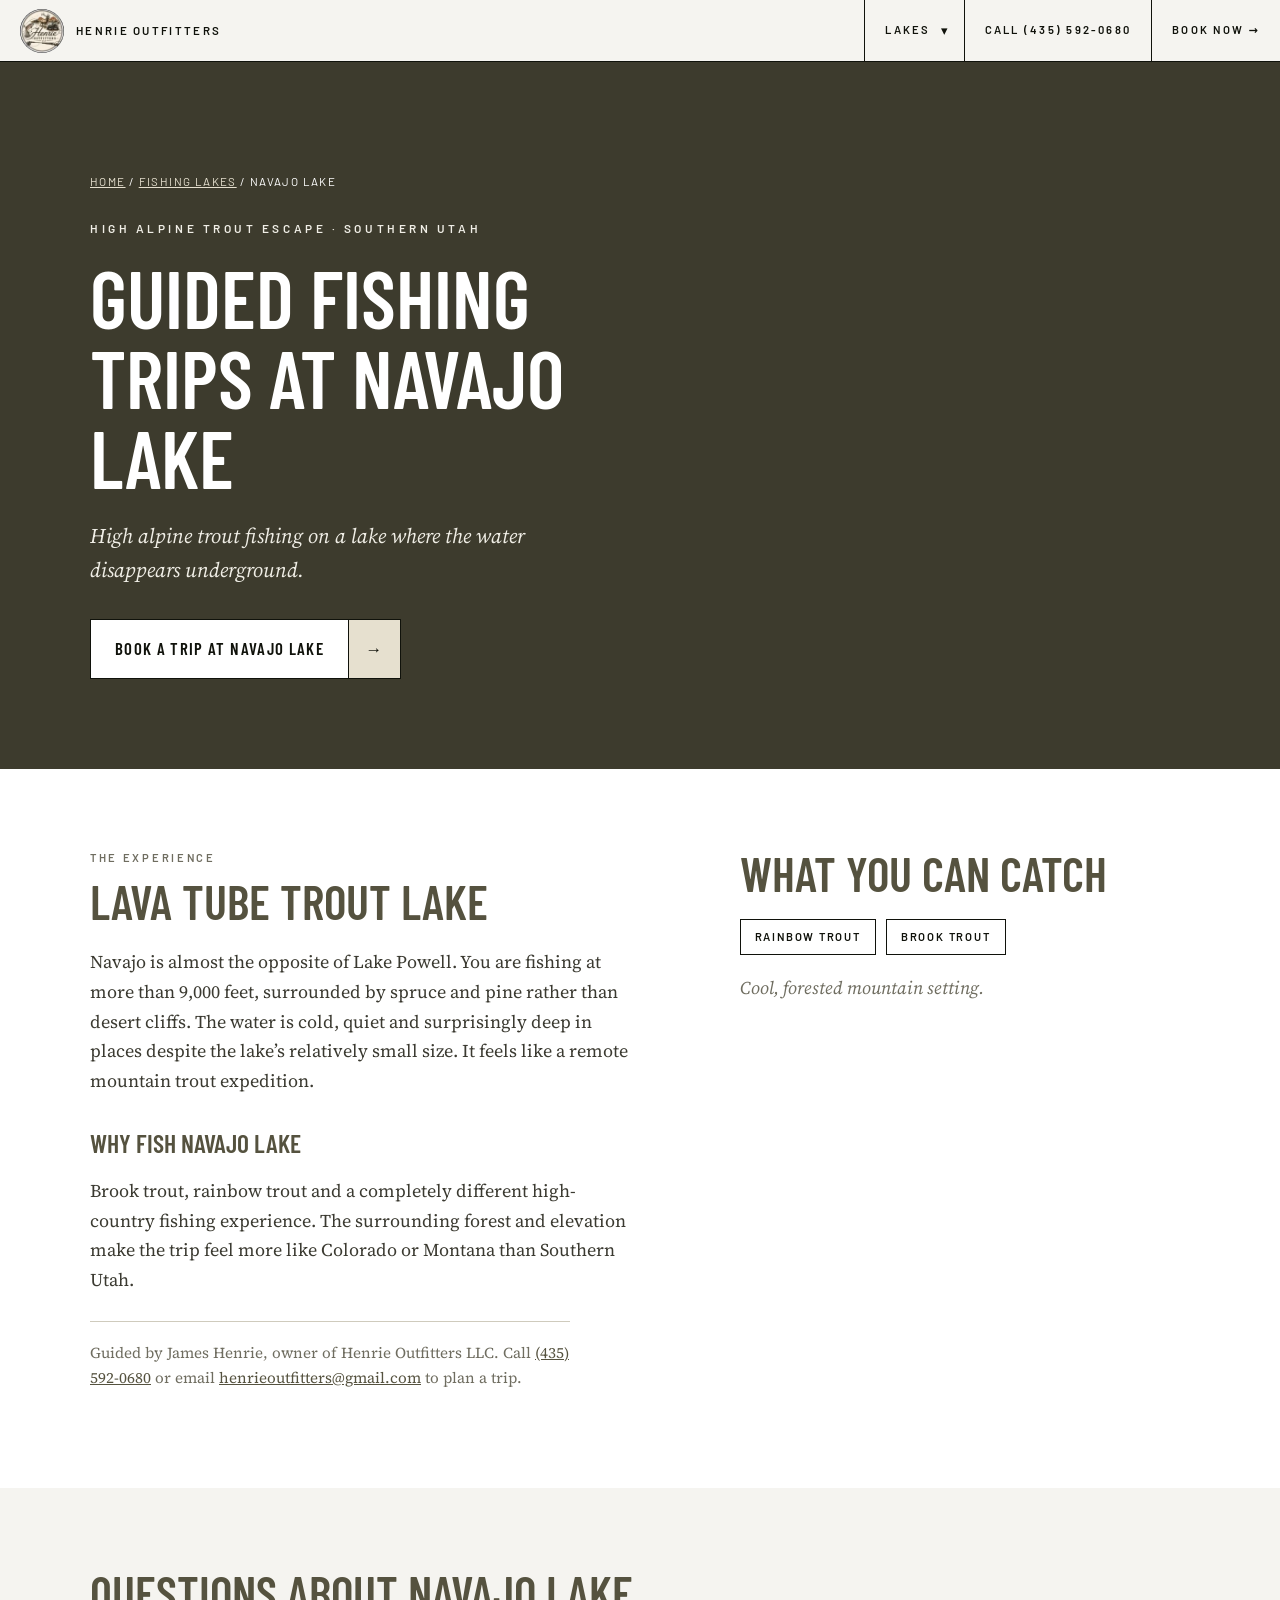
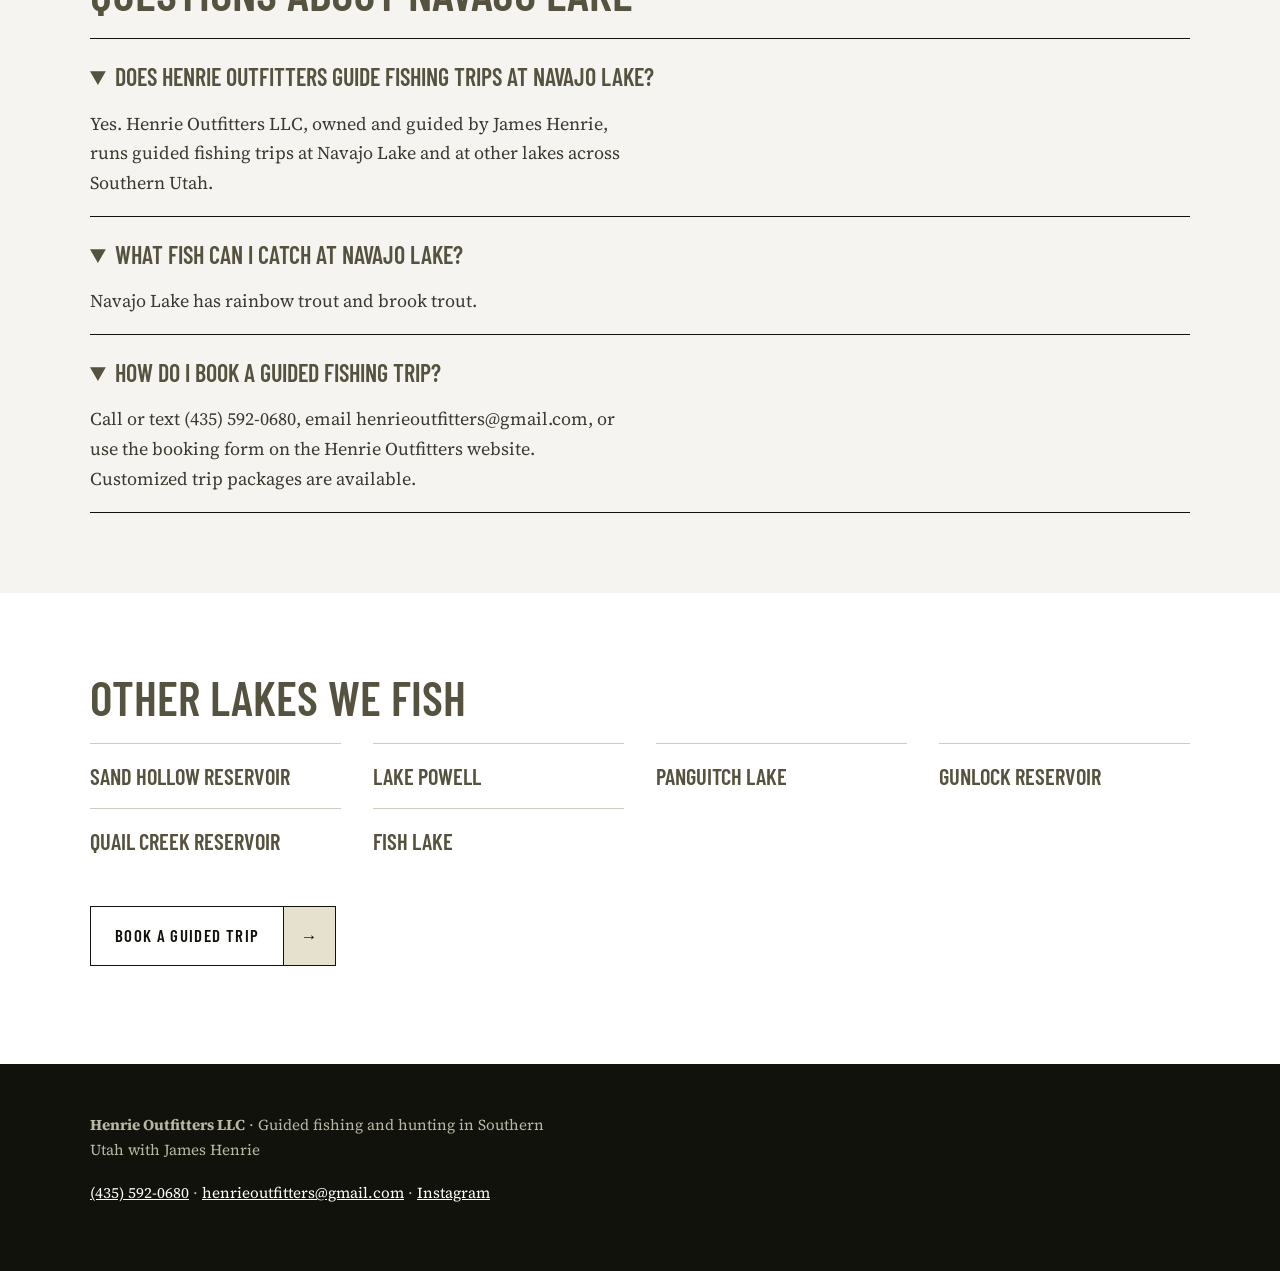
<file: lakes/navajo-lake.html>
<!DOCTYPE html>
<html lang="en">
<head>
<meta charset="utf-8">
<meta name="viewport" content="width=device-width, initial-scale=1">
<title>Guided Fishing Trips at Navajo Lake, Utah | Henrie Outfitters</title>
<meta name="description" content="High alpine trout fishing on a lake where the water disappears underground. Guided fishing trips at Navajo Lake with Henrie Outfitters. Call (435) 592-0680.">
<link rel="canonical" href="https://firsttimemanager1-png.github.io/James/lakes/navajo-lake.html">
<meta property="og:type" content="website">
<meta property="og:site_name" content="Henrie Outfitters">
<meta property="og:title" content="Guided Fishing Trips at Navajo Lake, Utah | Henrie Outfitters">
<meta property="og:description" content="High alpine trout fishing on a lake where the water disappears underground. Guided fishing trips at Navajo Lake with Henrie Outfitters. Call (435) 592-0680.">
<meta property="og:url" content="https://firsttimemanager1-png.github.io/James/lakes/navajo-lake.html">
<meta property="og:image" content="https://firsttimemanager1-png.github.io/James/assets/hero.jpg">
<meta name="twitter:card" content="summary_large_image">
<link rel="icon" href="../assets/logo-96.webp" type="image/webp">
<link rel="preconnect" href="https://fonts.googleapis.com">
<link rel="preconnect" href="https://fonts.gstatic.com" crossorigin>
<link href="https://fonts.googleapis.com/css2?family=Barlow+Condensed:wght@500;600;700&family=Barlow:wght@500;600&family=Source+Serif+4:ital,opsz,wght@0,8..60,400;0,8..60,600;1,8..60,400&display=swap" rel="stylesheet">
<link rel="stylesheet" href="../assets/lake.css">
<script type="application/ld+json">{"@context": "https://schema.org", "@type": "Service", "name": "Guided fishing trips at Navajo Lake", "serviceType": "Guided fishing trip", "description": "Lava Tube Trout Lake. High alpine trout fishing on a lake where the water disappears underground. Navajo is almost the opposite of Lake Powell. You are fishing at more than 9,000 feet, surrounded by spruce and pine rather than desert cliffs. The water is cold, quiet and surprisingly deep in places despite the lake’s relatively small size. It feels like a remote mountain trout expedition.", "url": "https://firsttimemanager1-png.github.io/James/lakes/navajo-lake.html", "areaServed": {"@type": "Place", "name": "Navajo Lake, Utah"}, "provider": {"@type": "LocalBusiness", "@id": "https://firsttimemanager1-png.github.io/James/#business", "name": "Henrie Outfitters LLC", "url": "https://firsttimemanager1-png.github.io/James/", "telephone": "+1-435-592-0680", "email": "henrieoutfitters@gmail.com", "founder": {"@type": "Person", "name": "James Henrie"}}}</script><script type="application/ld+json">{"@context": "https://schema.org", "@type": "FAQPage", "mainEntity": [{"@type": "Question", "name": "Does Henrie Outfitters guide fishing trips at Navajo Lake?", "acceptedAnswer": {"@type": "Answer", "text": "Yes. Henrie Outfitters LLC, owned and guided by James Henrie, runs guided fishing trips at Navajo Lake and at other lakes across Southern Utah."}}, {"@type": "Question", "name": "What fish can I catch at Navajo Lake?", "acceptedAnswer": {"@type": "Answer", "text": "Navajo Lake has rainbow trout and brook trout."}}, {"@type": "Question", "name": "How do I book a guided fishing trip?", "acceptedAnswer": {"@type": "Answer", "text": "Call or text (435) 592-0680, email henrieoutfitters@gmail.com, or use the booking form on the Henrie Outfitters website. Customized trip packages are available."}}]}</script><script type="application/ld+json">{"@context": "https://schema.org", "@type": "BreadcrumbList", "itemListElement": [{"@type": "ListItem", "position": 1, "name": "Henrie Outfitters", "item": "https://firsttimemanager1-png.github.io/James/"}, {"@type": "ListItem", "position": 2, "name": "Fishing lakes", "item": "https://firsttimemanager1-png.github.io/James/#lakes"}, {"@type": "ListItem", "position": 3, "name": "Navajo Lake", "item": "https://firsttimemanager1-png.github.io/James/lakes/navajo-lake.html"}]}</script>
</head>
<body>
<header class="nav"><a class="brand" href="../"><img src="../assets/logo-96.webp" alt="Henrie Outfitters LLC logo" width="44" height="44">Henrie Outfitters</a>
<nav><div class="dd"><a class="ddlink" href="../#lakes">Lakes</a><button class="ddbtn" type="button" aria-label="Show all lakes" aria-expanded="false">&#9662;</button><div class="ddmenu"><a href="../#lakes">All lakes</a><a href="sand-hollow-reservoir.html">Sand Hollow Reservoir</a><a href="lake-powell.html">Lake Powell</a><a href="navajo-lake.html" aria-current="page">Navajo Lake</a><a href="panguitch-lake.html">Panguitch Lake</a><a href="gunlock-reservoir.html">Gunlock Reservoir</a><a href="quail-creek-reservoir.html">Quail Creek Reservoir</a><a href="fish-lake.html">Fish Lake</a></div></div><a href="tel:+14355920680">Call (435) 592-0680</a><a class="book" href="https://firsttimemanager1-png.github.io/James/?lake=Navajo%20Lake#contact">Book now &rarr;</a></nav></header>
<main>
<section class="hero"><div class="wrap">
<nav class="crumbs" aria-label="Breadcrumb"><a href="../">Home</a> / <a href="../#lakes">Fishing lakes</a> / <span>Navajo Lake</span></nav>
<p class="kicker">High alpine trout escape &middot; Southern Utah</p>
<h1>Guided fishing trips at Navajo Lake</h1>
<p class="sub">High alpine trout fishing on a lake where the water disappears underground.</p>
<a class="btn" href="https://firsttimemanager1-png.github.io/James/?lake=Navajo%20Lake#contact"><span>Book a trip at Navajo Lake</span><i>&rarr;</i></a>
</div></section>
<section><div class="wrap two">
<div><p class="eyebrow">The experience</p><h2>Lava Tube Trout Lake</h2>
<p>Navajo is almost the opposite of Lake Powell. You are fishing at more than 9,000 feet, surrounded by spruce and pine rather than desert cliffs. The water is cold, quiet and surprisingly deep in places despite the lake’s relatively small size. It feels like a remote mountain trout expedition.</p>
<h3>Why fish Navajo Lake</h3><p>Brook trout, rainbow trout and a completely different high-country fishing experience. The surrounding forest and elevation make the trip feel more like Colorado or Montana than Southern Utah.</p>

<p class="guide">Guided by James Henrie, owner of Henrie Outfitters LLC. Call <a href="tel:+14355920680">(435) 592-0680</a> or email <a href="mailto:henrieoutfitters@gmail.com">henrieoutfitters@gmail.com</a> to plan a trip.</p></div>
<div><h2>What you can catch</h2><ul class="fish"><li>Rainbow trout</li><li>Brook trout</li></ul>
<p class="note">Cool, forested mountain setting.</p></div>
</div></section>
<section class="alt"><div class="wrap"><h2>Questions about Navajo Lake</h2><details open><summary>Does Henrie Outfitters guide fishing trips at Navajo Lake?</summary><p>Yes. Henrie Outfitters LLC, owned and guided by James Henrie, runs guided fishing trips at Navajo Lake and at other lakes across Southern Utah.</p></details><details open><summary>What fish can I catch at Navajo Lake?</summary><p>Navajo Lake has rainbow trout and brook trout.</p></details><details open><summary>How do I book a guided fishing trip?</summary><p>Call or text (435) 592-0680, email henrieoutfitters@gmail.com, or use the booking form on the Henrie Outfitters website. Customized trip packages are available.</p></details></div></section>
<section><div class="wrap"><h2>Other lakes we fish</h2><ul class="others"><li><a href="sand-hollow-reservoir.html">Sand Hollow Reservoir</a></li><li><a href="lake-powell.html">Lake Powell</a></li><li><a href="panguitch-lake.html">Panguitch Lake</a></li><li><a href="gunlock-reservoir.html">Gunlock Reservoir</a></li><li><a href="quail-creek-reservoir.html">Quail Creek Reservoir</a></li><li><a href="fish-lake.html">Fish Lake</a></li></ul>
<p><a class="btn" href="https://firsttimemanager1-png.github.io/James/?lake=Navajo%20Lake#contact"><span>Book a guided trip</span><i>&rarr;</i></a></p></div></section>
</main>
<footer><div class="wrap"><p><strong>Henrie Outfitters LLC</strong> &middot; Guided fishing and hunting in Southern Utah with James Henrie</p>
<p><a href="tel:+14355920680">(435) 592-0680</a> &middot; <a href="mailto:henrieoutfitters@gmail.com">henrieoutfitters@gmail.com</a> &middot; <a href="https://www.instagram.com/henrieoutfitters/">Instagram</a></p></div></footer>
<script>document.querySelector(".ddbtn").addEventListener("click",function(){var d=this.parentNode,o=d.classList.toggle("open");this.setAttribute("aria-expanded",o)});document.addEventListener("click",function(e){var d=document.querySelector(".dd");if(d&&!d.contains(e.target)){d.classList.remove("open")}});</script>
</body>
</html>
</file>
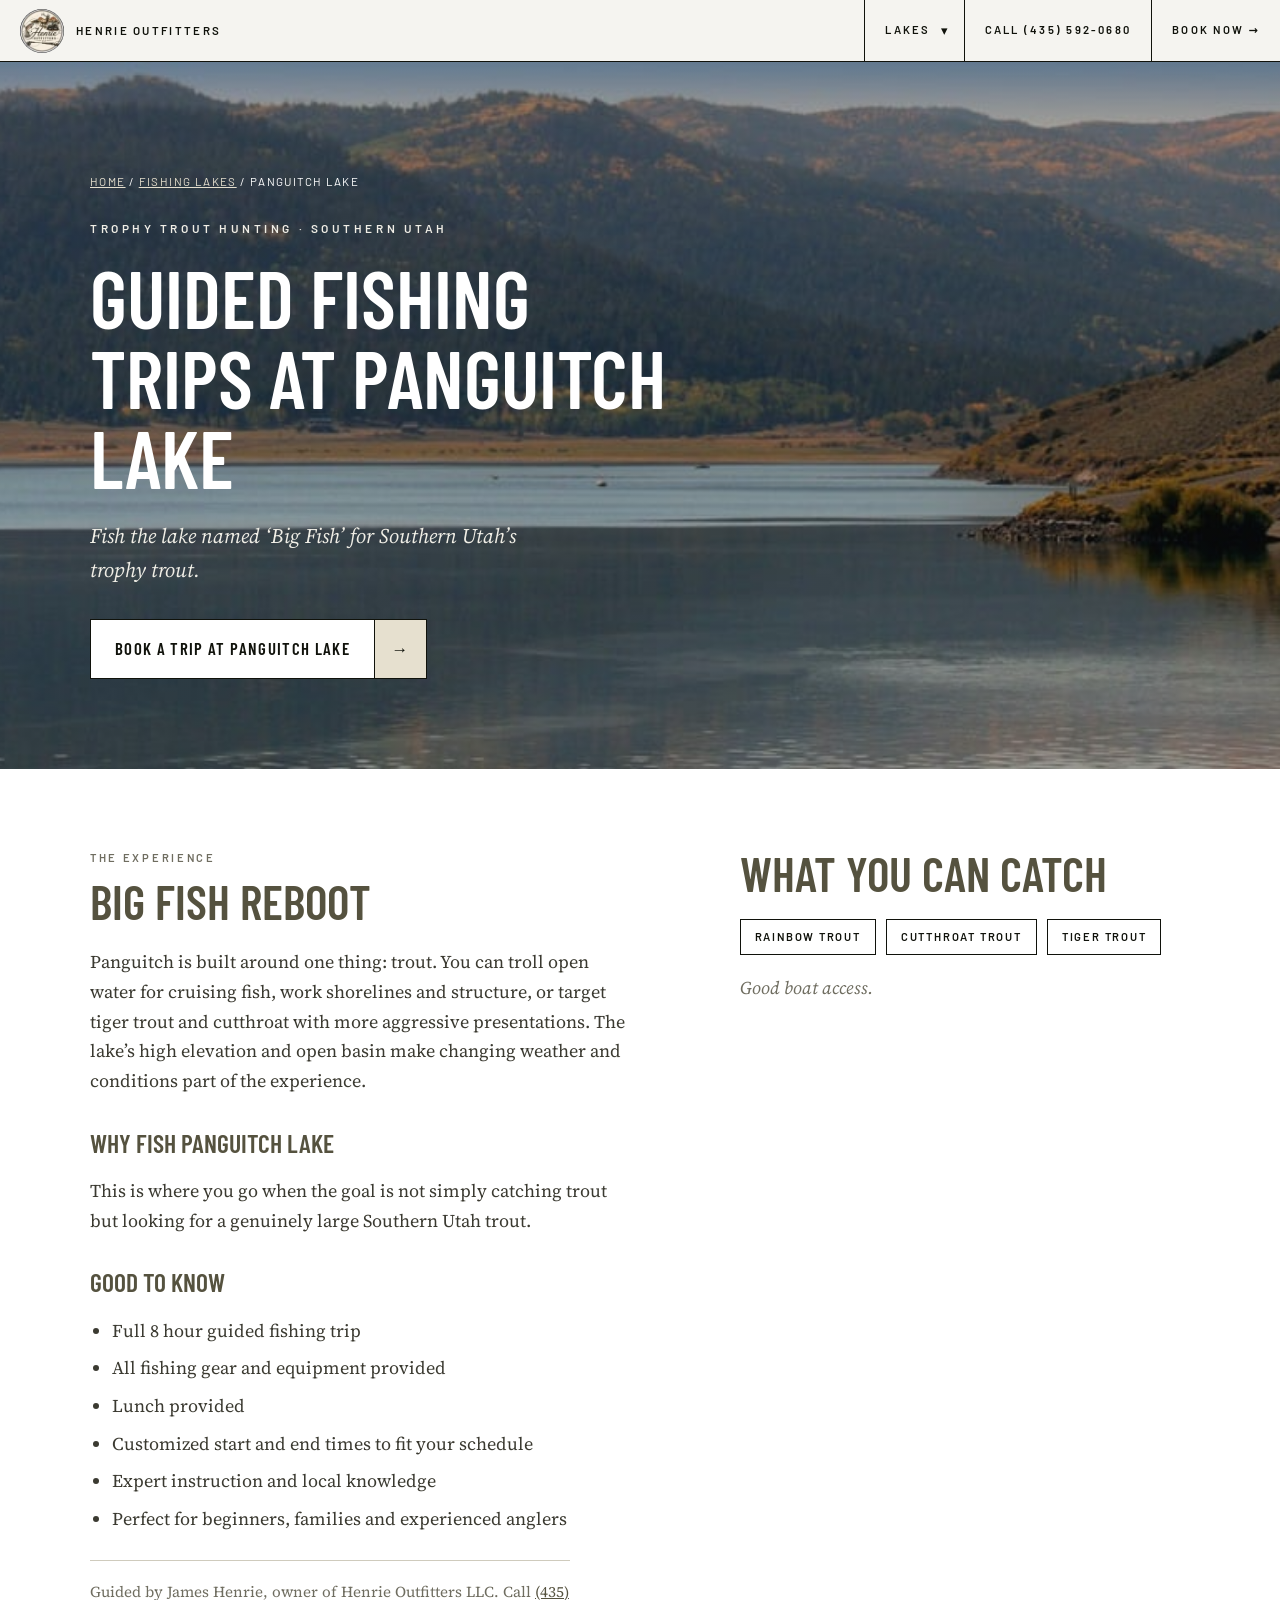
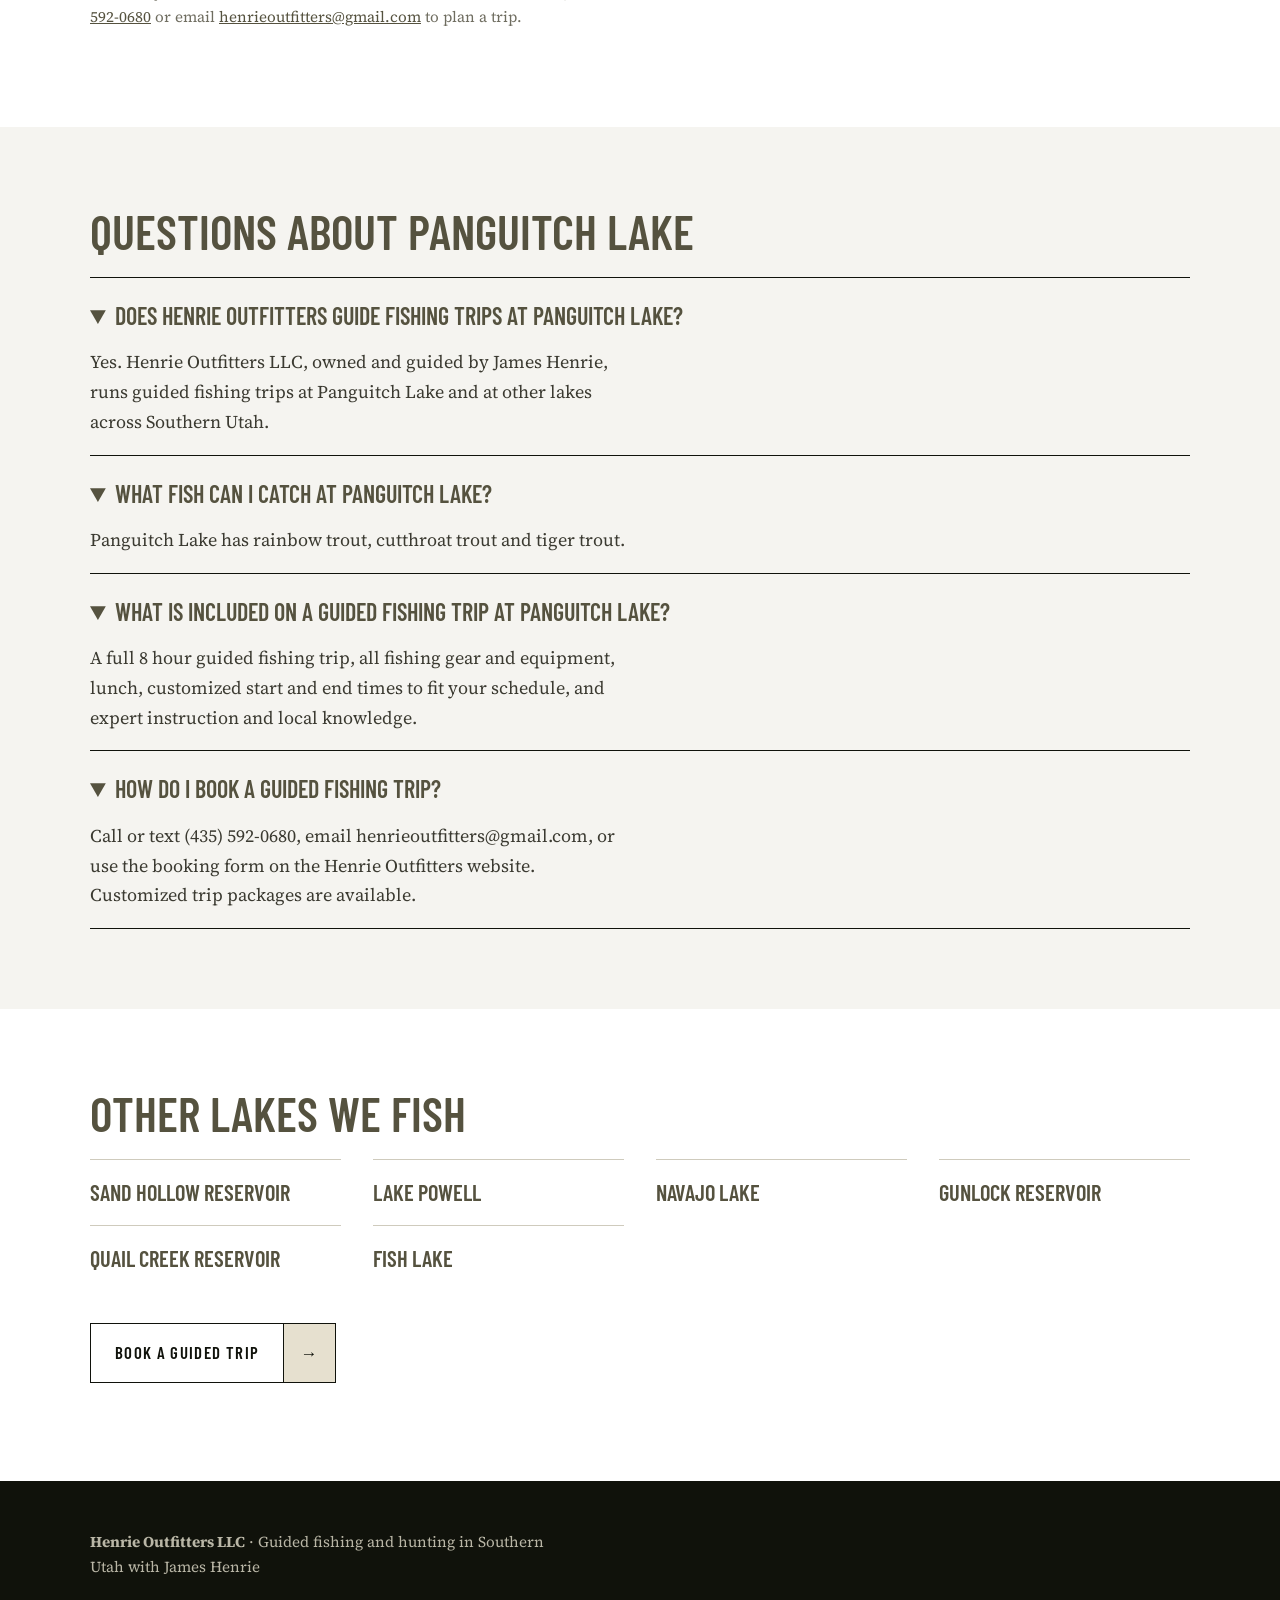
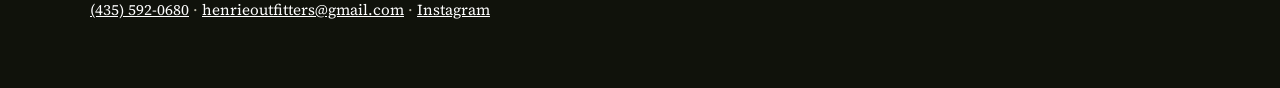
<file: lakes/panguitch-lake.html>
<!DOCTYPE html>
<html lang="en">
<head>
<meta charset="utf-8">
<meta name="viewport" content="width=device-width, initial-scale=1">
<title>Guided Fishing Trips at Panguitch Lake, Utah | Henrie Outfitters</title>
<meta name="description" content="Fish the lake named ‘Big Fish’ for Southern Utah’s trophy trout. Guided fishing trips at Panguitch Lake with Henrie Outfitters. Call (435) 592-0680.">
<link rel="canonical" href="https://firsttimemanager1-png.github.io/James/lakes/panguitch-lake.html">
<meta property="og:type" content="website">
<meta property="og:site_name" content="Henrie Outfitters">
<meta property="og:title" content="Guided Fishing Trips at Panguitch Lake, Utah | Henrie Outfitters">
<meta property="og:description" content="Fish the lake named ‘Big Fish’ for Southern Utah’s trophy trout. Guided fishing trips at Panguitch Lake with Henrie Outfitters. Call (435) 592-0680.">
<meta property="og:url" content="https://firsttimemanager1-png.github.io/James/lakes/panguitch-lake.html">
<meta property="og:image" content="https://firsttimemanager1-png.github.io/James/assets/hero.jpg">
<meta name="twitter:card" content="summary_large_image">
<link rel="icon" href="../assets/logo-96.webp" type="image/webp">
<link rel="preconnect" href="https://fonts.googleapis.com">
<link rel="preconnect" href="https://fonts.gstatic.com" crossorigin>
<link href="https://fonts.googleapis.com/css2?family=Barlow+Condensed:wght@500;600;700&family=Barlow:wght@500;600&family=Source+Serif+4:ital,opsz,wght@0,8..60,400;0,8..60,600;1,8..60,400&display=swap" rel="stylesheet">
<link rel="stylesheet" href="../assets/lake.css">
<script type="application/ld+json">{"@context": "https://schema.org", "@type": "Service", "name": "Guided fishing trips at Panguitch Lake", "serviceType": "Guided fishing trip", "description": "Big Fish Reboot. Fish the lake named ‘Big Fish’ for Southern Utah’s trophy trout. Panguitch is built around one thing: trout. You can troll open water for cruising fish, work shorelines and structure, or target tiger trout and cutthroat with more aggressive presentations. The lake’s high elevation and open basin make changing weather and conditions part of the experience.", "url": "https://firsttimemanager1-png.github.io/James/lakes/panguitch-lake.html", "areaServed": {"@type": "Place", "name": "Panguitch Lake, Utah"}, "provider": {"@type": "LocalBusiness", "@id": "https://firsttimemanager1-png.github.io/James/#business", "name": "Henrie Outfitters LLC", "url": "https://firsttimemanager1-png.github.io/James/", "telephone": "+1-435-592-0680", "email": "henrieoutfitters@gmail.com", "founder": {"@type": "Person", "name": "James Henrie"}}}</script><script type="application/ld+json">{"@context": "https://schema.org", "@type": "FAQPage", "mainEntity": [{"@type": "Question", "name": "Does Henrie Outfitters guide fishing trips at Panguitch Lake?", "acceptedAnswer": {"@type": "Answer", "text": "Yes. Henrie Outfitters LLC, owned and guided by James Henrie, runs guided fishing trips at Panguitch Lake and at other lakes across Southern Utah."}}, {"@type": "Question", "name": "What fish can I catch at Panguitch Lake?", "acceptedAnswer": {"@type": "Answer", "text": "Panguitch Lake has rainbow trout, cutthroat trout and tiger trout."}}, {"@type": "Question", "name": "What is included on a guided fishing trip at Panguitch Lake?", "acceptedAnswer": {"@type": "Answer", "text": "A full 8 hour guided fishing trip, all fishing gear and equipment, lunch, customized start and end times to fit your schedule, and expert instruction and local knowledge."}}, {"@type": "Question", "name": "How do I book a guided fishing trip?", "acceptedAnswer": {"@type": "Answer", "text": "Call or text (435) 592-0680, email henrieoutfitters@gmail.com, or use the booking form on the Henrie Outfitters website. Customized trip packages are available."}}]}</script><script type="application/ld+json">{"@context": "https://schema.org", "@type": "BreadcrumbList", "itemListElement": [{"@type": "ListItem", "position": 1, "name": "Henrie Outfitters", "item": "https://firsttimemanager1-png.github.io/James/"}, {"@type": "ListItem", "position": 2, "name": "Fishing lakes", "item": "https://firsttimemanager1-png.github.io/James/#lakes"}, {"@type": "ListItem", "position": 3, "name": "Panguitch Lake", "item": "https://firsttimemanager1-png.github.io/James/lakes/panguitch-lake.html"}]}</script>
</head>
<body>
<header class="nav"><a class="brand" href="../"><img src="../assets/logo-96.webp" alt="Henrie Outfitters LLC logo" width="44" height="44">Henrie Outfitters</a>
<nav><div class="dd"><a class="ddlink" href="../#lakes">Lakes</a><button class="ddbtn" type="button" aria-label="Show all lakes" aria-expanded="false">&#9662;</button><div class="ddmenu"><a href="../#lakes">All lakes</a><a href="sand-hollow-reservoir.html">Sand Hollow Reservoir</a><a href="lake-powell.html">Lake Powell</a><a href="navajo-lake.html">Navajo Lake</a><a href="panguitch-lake.html" aria-current="page">Panguitch Lake</a><a href="gunlock-reservoir.html">Gunlock Reservoir</a><a href="quail-creek-reservoir.html">Quail Creek Reservoir</a><a href="fish-lake.html">Fish Lake</a></div></div><a href="tel:+14355920680">Call (435) 592-0680</a><a class="book" href="https://firsttimemanager1-png.github.io/James/?lake=Panguitch%20Lake#contact">Book now &rarr;</a></nav></header>
<main>
<section class="hero photo"><div class="wrap">
<nav class="crumbs" aria-label="Breadcrumb"><a href="../">Home</a> / <a href="../#lakes">Fishing lakes</a> / <span>Panguitch Lake</span></nav>
<p class="kicker">Trophy trout hunting &middot; Southern Utah</p>
<h1>Guided fishing trips at Panguitch Lake</h1>
<p class="sub">Fish the lake named ‘Big Fish’ for Southern Utah’s trophy trout.</p>
<a class="btn" href="https://firsttimemanager1-png.github.io/James/?lake=Panguitch%20Lake#contact"><span>Book a trip at Panguitch Lake</span><i>&rarr;</i></a>
</div></section>
<section><div class="wrap two">
<div><p class="eyebrow">The experience</p><h2>Big Fish Reboot</h2>
<p>Panguitch is built around one thing: trout. You can troll open water for cruising fish, work shorelines and structure, or target tiger trout and cutthroat with more aggressive presentations. The lake’s high elevation and open basin make changing weather and conditions part of the experience.</p>
<h3>Why fish Panguitch Lake</h3><p>This is where you go when the goal is not simply catching trout but looking for a genuinely large Southern Utah trout.</p>
<h3>Good to know</h3><ul class="know"><li>Full 8 hour guided fishing trip</li><li>All fishing gear and equipment provided</li><li>Lunch provided</li><li>Customized start and end times to fit your schedule</li><li>Expert instruction and local knowledge</li><li>Perfect for beginners, families and experienced anglers</li></ul>
<p class="guide">Guided by James Henrie, owner of Henrie Outfitters LLC. Call <a href="tel:+14355920680">(435) 592-0680</a> or email <a href="mailto:henrieoutfitters@gmail.com">henrieoutfitters@gmail.com</a> to plan a trip.</p></div>
<div><h2>What you can catch</h2><ul class="fish"><li>Rainbow trout</li><li>Cutthroat trout</li><li>Tiger trout</li></ul>
<p class="note">Good boat access.</p></div>
</div></section>
<section class="alt"><div class="wrap"><h2>Questions about Panguitch Lake</h2><details open><summary>Does Henrie Outfitters guide fishing trips at Panguitch Lake?</summary><p>Yes. Henrie Outfitters LLC, owned and guided by James Henrie, runs guided fishing trips at Panguitch Lake and at other lakes across Southern Utah.</p></details><details open><summary>What fish can I catch at Panguitch Lake?</summary><p>Panguitch Lake has rainbow trout, cutthroat trout and tiger trout.</p></details><details open><summary>What is included on a guided fishing trip at Panguitch Lake?</summary><p>A full 8 hour guided fishing trip, all fishing gear and equipment, lunch, customized start and end times to fit your schedule, and expert instruction and local knowledge.</p></details><details open><summary>How do I book a guided fishing trip?</summary><p>Call or text (435) 592-0680, email henrieoutfitters@gmail.com, or use the booking form on the Henrie Outfitters website. Customized trip packages are available.</p></details></div></section>
<section><div class="wrap"><h2>Other lakes we fish</h2><ul class="others"><li><a href="sand-hollow-reservoir.html">Sand Hollow Reservoir</a></li><li><a href="lake-powell.html">Lake Powell</a></li><li><a href="navajo-lake.html">Navajo Lake</a></li><li><a href="gunlock-reservoir.html">Gunlock Reservoir</a></li><li><a href="quail-creek-reservoir.html">Quail Creek Reservoir</a></li><li><a href="fish-lake.html">Fish Lake</a></li></ul>
<p><a class="btn" href="https://firsttimemanager1-png.github.io/James/?lake=Panguitch%20Lake#contact"><span>Book a guided trip</span><i>&rarr;</i></a></p></div></section>
</main>
<footer><div class="wrap"><p><strong>Henrie Outfitters LLC</strong> &middot; Guided fishing and hunting in Southern Utah with James Henrie</p>
<p><a href="tel:+14355920680">(435) 592-0680</a> &middot; <a href="mailto:henrieoutfitters@gmail.com">henrieoutfitters@gmail.com</a> &middot; <a href="https://www.instagram.com/henrieoutfitters/">Instagram</a></p></div></footer>
<script>document.querySelector(".ddbtn").addEventListener("click",function(){var d=this.parentNode,o=d.classList.toggle("open");this.setAttribute("aria-expanded",o)});document.addEventListener("click",function(e){var d=document.querySelector(".dd");if(d&&!d.contains(e.target)){d.classList.remove("open")}});</script>
</body>
</html>
</file>
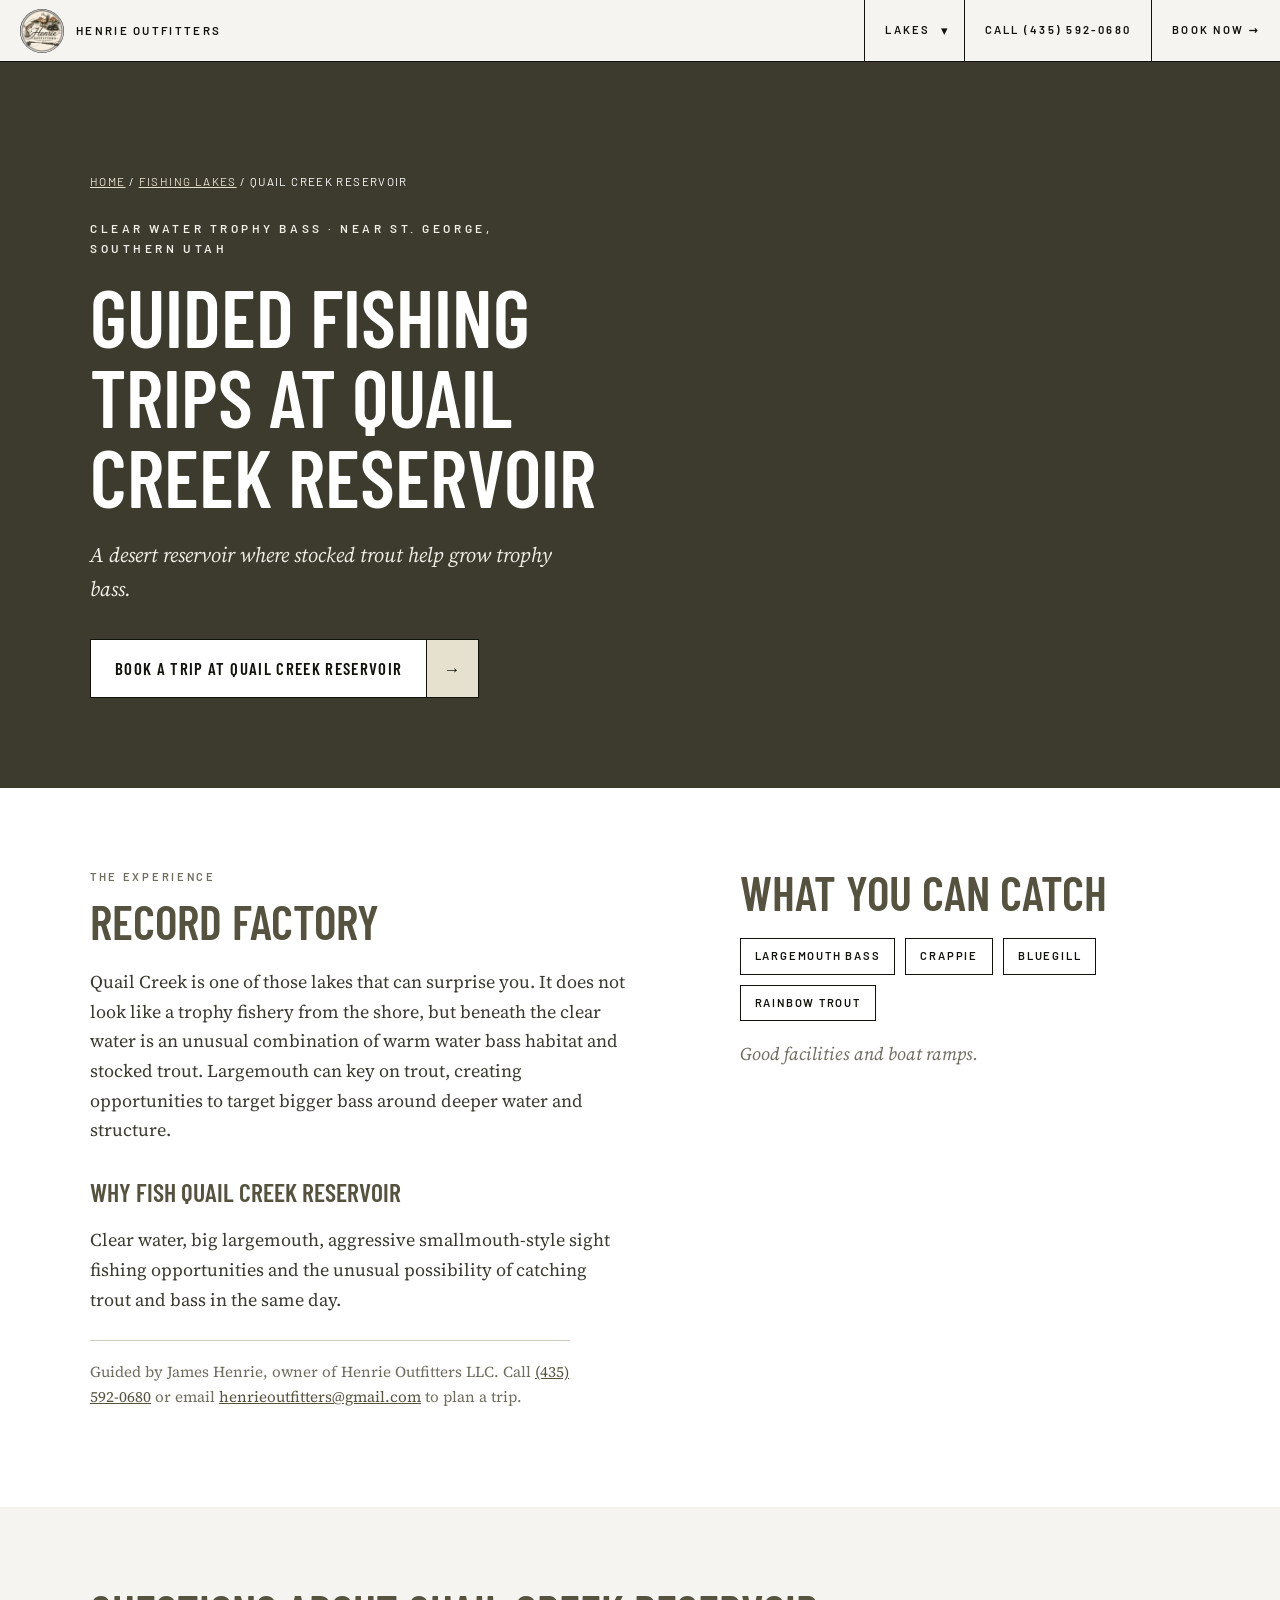
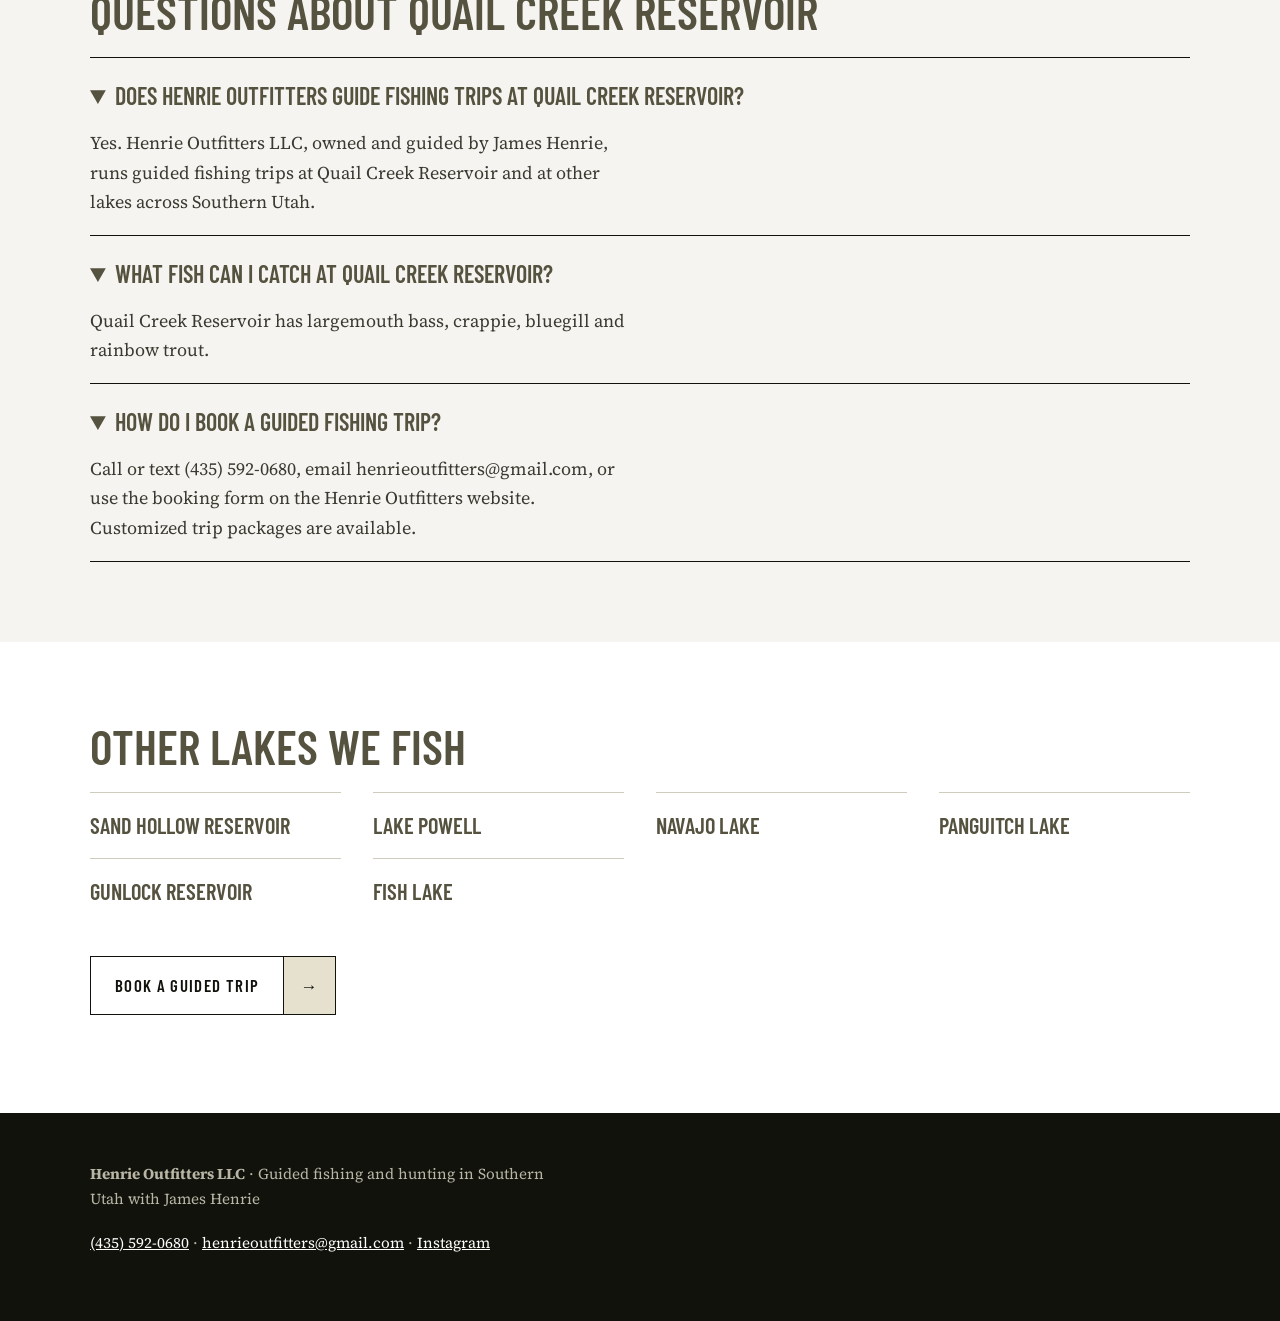
<file: lakes/quail-creek-reservoir.html>
<!DOCTYPE html>
<html lang="en">
<head>
<meta charset="utf-8">
<meta name="viewport" content="width=device-width, initial-scale=1">
<title>Guided Fishing Trips at Quail Creek Reservoir, Utah | Henrie Outfitters</title>
<meta name="description" content="A desert reservoir where stocked trout help grow trophy bass. Guided fishing trips at Quail Creek Reservoir with Henrie Outfitters. Call (435) 592-0680.">
<link rel="canonical" href="https://firsttimemanager1-png.github.io/James/lakes/quail-creek-reservoir.html">
<meta property="og:type" content="website">
<meta property="og:site_name" content="Henrie Outfitters">
<meta property="og:title" content="Guided Fishing Trips at Quail Creek Reservoir, Utah | Henrie Outfitters">
<meta property="og:description" content="A desert reservoir where stocked trout help grow trophy bass. Guided fishing trips at Quail Creek Reservoir with Henrie Outfitters. Call (435) 592-0680.">
<meta property="og:url" content="https://firsttimemanager1-png.github.io/James/lakes/quail-creek-reservoir.html">
<meta property="og:image" content="https://firsttimemanager1-png.github.io/James/assets/hero.jpg">
<meta name="twitter:card" content="summary_large_image">
<link rel="icon" href="../assets/logo-96.webp" type="image/webp">
<link rel="preconnect" href="https://fonts.googleapis.com">
<link rel="preconnect" href="https://fonts.gstatic.com" crossorigin>
<link href="https://fonts.googleapis.com/css2?family=Barlow+Condensed:wght@500;600;700&family=Barlow:wght@500;600&family=Source+Serif+4:ital,opsz,wght@0,8..60,400;0,8..60,600;1,8..60,400&display=swap" rel="stylesheet">
<link rel="stylesheet" href="../assets/lake.css">
<script type="application/ld+json">{"@context": "https://schema.org", "@type": "Service", "name": "Guided fishing trips at Quail Creek Reservoir", "serviceType": "Guided fishing trip", "description": "Record Factory. A desert reservoir where stocked trout help grow trophy bass. Quail Creek is one of those lakes that can surprise you. It does not look like a trophy fishery from the shore, but beneath the clear water is an unusual combination of warm water bass habitat and stocked trout. Largemouth can key on trout, creating opportunities to target bigger bass around deeper water and structure.", "url": "https://firsttimemanager1-png.github.io/James/lakes/quail-creek-reservoir.html", "areaServed": {"@type": "Place", "name": "Quail Creek Reservoir, Utah"}, "provider": {"@type": "LocalBusiness", "@id": "https://firsttimemanager1-png.github.io/James/#business", "name": "Henrie Outfitters LLC", "url": "https://firsttimemanager1-png.github.io/James/", "telephone": "+1-435-592-0680", "email": "henrieoutfitters@gmail.com", "founder": {"@type": "Person", "name": "James Henrie"}}}</script><script type="application/ld+json">{"@context": "https://schema.org", "@type": "FAQPage", "mainEntity": [{"@type": "Question", "name": "Does Henrie Outfitters guide fishing trips at Quail Creek Reservoir?", "acceptedAnswer": {"@type": "Answer", "text": "Yes. Henrie Outfitters LLC, owned and guided by James Henrie, runs guided fishing trips at Quail Creek Reservoir and at other lakes across Southern Utah."}}, {"@type": "Question", "name": "What fish can I catch at Quail Creek Reservoir?", "acceptedAnswer": {"@type": "Answer", "text": "Quail Creek Reservoir has largemouth bass, crappie, bluegill and rainbow trout."}}, {"@type": "Question", "name": "How do I book a guided fishing trip?", "acceptedAnswer": {"@type": "Answer", "text": "Call or text (435) 592-0680, email henrieoutfitters@gmail.com, or use the booking form on the Henrie Outfitters website. Customized trip packages are available."}}]}</script><script type="application/ld+json">{"@context": "https://schema.org", "@type": "BreadcrumbList", "itemListElement": [{"@type": "ListItem", "position": 1, "name": "Henrie Outfitters", "item": "https://firsttimemanager1-png.github.io/James/"}, {"@type": "ListItem", "position": 2, "name": "Fishing lakes", "item": "https://firsttimemanager1-png.github.io/James/#lakes"}, {"@type": "ListItem", "position": 3, "name": "Quail Creek Reservoir", "item": "https://firsttimemanager1-png.github.io/James/lakes/quail-creek-reservoir.html"}]}</script>
</head>
<body>
<header class="nav"><a class="brand" href="../"><img src="../assets/logo-96.webp" alt="Henrie Outfitters LLC logo" width="44" height="44">Henrie Outfitters</a>
<nav><div class="dd"><a class="ddlink" href="../#lakes">Lakes</a><button class="ddbtn" type="button" aria-label="Show all lakes" aria-expanded="false">&#9662;</button><div class="ddmenu"><a href="../#lakes">All lakes</a><a href="sand-hollow-reservoir.html">Sand Hollow Reservoir</a><a href="lake-powell.html">Lake Powell</a><a href="navajo-lake.html">Navajo Lake</a><a href="panguitch-lake.html">Panguitch Lake</a><a href="gunlock-reservoir.html">Gunlock Reservoir</a><a href="quail-creek-reservoir.html" aria-current="page">Quail Creek Reservoir</a><a href="fish-lake.html">Fish Lake</a></div></div><a href="tel:+14355920680">Call (435) 592-0680</a><a class="book" href="https://firsttimemanager1-png.github.io/James/?lake=Quail%20Creek%20Reservoir#contact">Book now &rarr;</a></nav></header>
<main>
<section class="hero"><div class="wrap">
<nav class="crumbs" aria-label="Breadcrumb"><a href="../">Home</a> / <a href="../#lakes">Fishing lakes</a> / <span>Quail Creek Reservoir</span></nav>
<p class="kicker">Clear water trophy bass &middot; near St. George, Southern Utah</p>
<h1>Guided fishing trips at Quail Creek Reservoir</h1>
<p class="sub">A desert reservoir where stocked trout help grow trophy bass.</p>
<a class="btn" href="https://firsttimemanager1-png.github.io/James/?lake=Quail%20Creek%20Reservoir#contact"><span>Book a trip at Quail Creek Reservoir</span><i>&rarr;</i></a>
</div></section>
<section><div class="wrap two">
<div><p class="eyebrow">The experience</p><h2>Record Factory</h2>
<p>Quail Creek is one of those lakes that can surprise you. It does not look like a trophy fishery from the shore, but beneath the clear water is an unusual combination of warm water bass habitat and stocked trout. Largemouth can key on trout, creating opportunities to target bigger bass around deeper water and structure.</p>
<h3>Why fish Quail Creek Reservoir</h3><p>Clear water, big largemouth, aggressive smallmouth-style sight fishing opportunities and the unusual possibility of catching trout and bass in the same day.</p>

<p class="guide">Guided by James Henrie, owner of Henrie Outfitters LLC. Call <a href="tel:+14355920680">(435) 592-0680</a> or email <a href="mailto:henrieoutfitters@gmail.com">henrieoutfitters@gmail.com</a> to plan a trip.</p></div>
<div><h2>What you can catch</h2><ul class="fish"><li>Largemouth bass</li><li>Crappie</li><li>Bluegill</li><li>Rainbow trout</li></ul>
<p class="note">Good facilities and boat ramps.</p></div>
</div></section>
<section class="alt"><div class="wrap"><h2>Questions about Quail Creek Reservoir</h2><details open><summary>Does Henrie Outfitters guide fishing trips at Quail Creek Reservoir?</summary><p>Yes. Henrie Outfitters LLC, owned and guided by James Henrie, runs guided fishing trips at Quail Creek Reservoir and at other lakes across Southern Utah.</p></details><details open><summary>What fish can I catch at Quail Creek Reservoir?</summary><p>Quail Creek Reservoir has largemouth bass, crappie, bluegill and rainbow trout.</p></details><details open><summary>How do I book a guided fishing trip?</summary><p>Call or text (435) 592-0680, email henrieoutfitters@gmail.com, or use the booking form on the Henrie Outfitters website. Customized trip packages are available.</p></details></div></section>
<section><div class="wrap"><h2>Other lakes we fish</h2><ul class="others"><li><a href="sand-hollow-reservoir.html">Sand Hollow Reservoir</a></li><li><a href="lake-powell.html">Lake Powell</a></li><li><a href="navajo-lake.html">Navajo Lake</a></li><li><a href="panguitch-lake.html">Panguitch Lake</a></li><li><a href="gunlock-reservoir.html">Gunlock Reservoir</a></li><li><a href="fish-lake.html">Fish Lake</a></li></ul>
<p><a class="btn" href="https://firsttimemanager1-png.github.io/James/?lake=Quail%20Creek%20Reservoir#contact"><span>Book a guided trip</span><i>&rarr;</i></a></p></div></section>
</main>
<footer><div class="wrap"><p><strong>Henrie Outfitters LLC</strong> &middot; Guided fishing and hunting in Southern Utah with James Henrie</p>
<p><a href="tel:+14355920680">(435) 592-0680</a> &middot; <a href="mailto:henrieoutfitters@gmail.com">henrieoutfitters@gmail.com</a> &middot; <a href="https://www.instagram.com/henrieoutfitters/">Instagram</a></p></div></footer>
<script>document.querySelector(".ddbtn").addEventListener("click",function(){var d=this.parentNode,o=d.classList.toggle("open");this.setAttribute("aria-expanded",o)});document.addEventListener("click",function(e){var d=document.querySelector(".dd");if(d&&!d.contains(e.target)){d.classList.remove("open")}});</script>
</body>
</html>
</file>
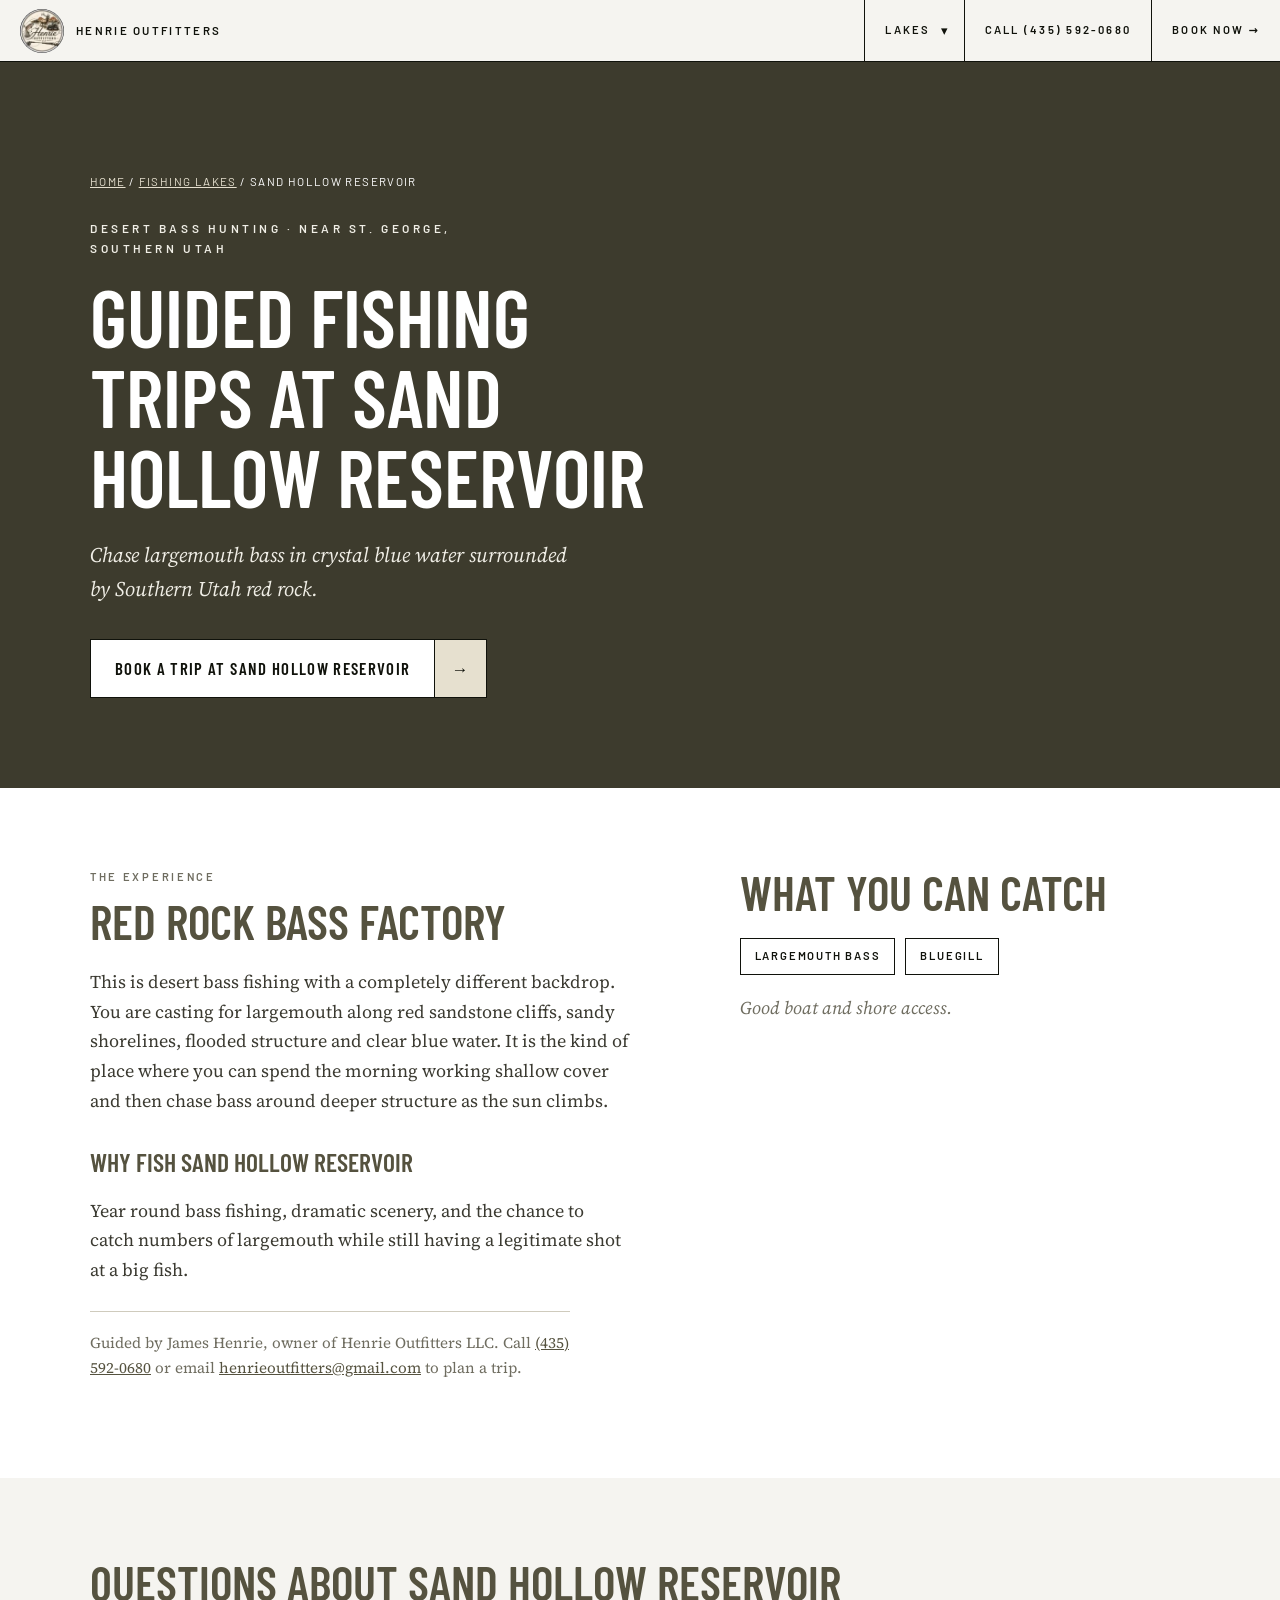
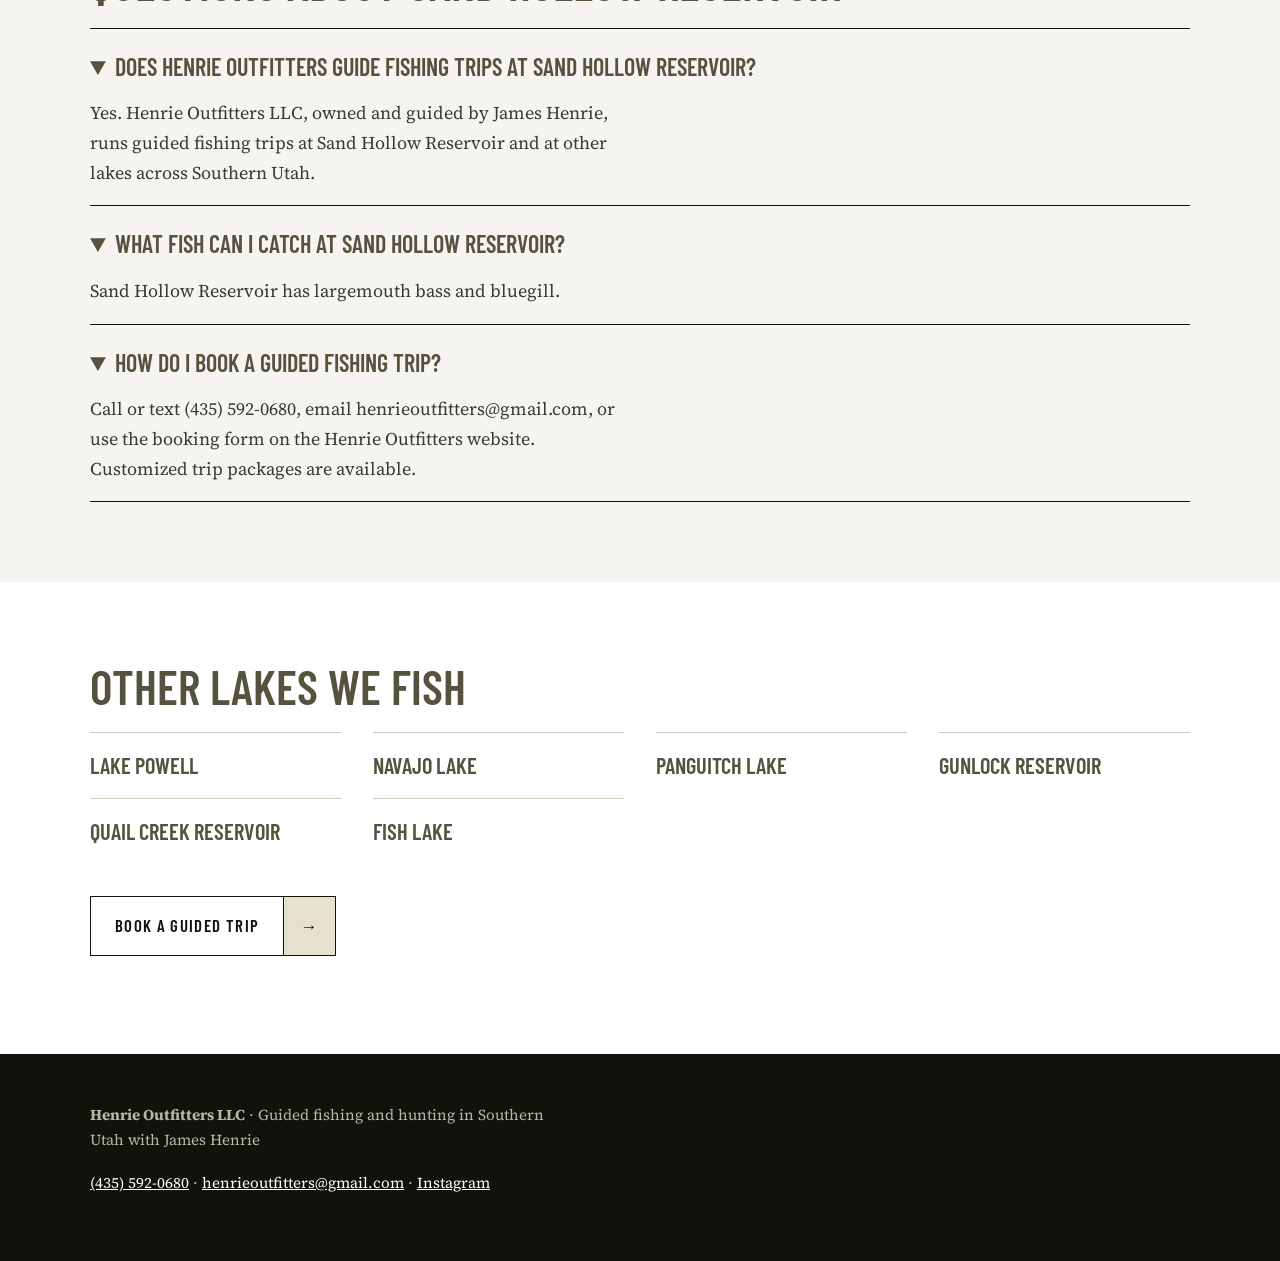
<file: lakes/sand-hollow-reservoir.html>
<!DOCTYPE html>
<html lang="en">
<head>
<meta charset="utf-8">
<meta name="viewport" content="width=device-width, initial-scale=1">
<title>Guided Fishing Trips at Sand Hollow Reservoir, Utah | Henrie Outfitters</title>
<meta name="description" content="Chase largemouth bass in crystal blue water surrounded by Southern Utah red rock. Guided fishing trips at Sand Hollow Reservoir with Henrie Outfitters. Call (435) 592-0680.">
<link rel="canonical" href="https://firsttimemanager1-png.github.io/James/lakes/sand-hollow-reservoir.html">
<meta property="og:type" content="website">
<meta property="og:site_name" content="Henrie Outfitters">
<meta property="og:title" content="Guided Fishing Trips at Sand Hollow Reservoir, Utah | Henrie Outfitters">
<meta property="og:description" content="Chase largemouth bass in crystal blue water surrounded by Southern Utah red rock. Guided fishing trips at Sand Hollow Reservoir with Henrie Outfitters. Call (435) 592-0680.">
<meta property="og:url" content="https://firsttimemanager1-png.github.io/James/lakes/sand-hollow-reservoir.html">
<meta property="og:image" content="https://firsttimemanager1-png.github.io/James/assets/hero.jpg">
<meta name="twitter:card" content="summary_large_image">
<link rel="icon" href="../assets/logo-96.webp" type="image/webp">
<link rel="preconnect" href="https://fonts.googleapis.com">
<link rel="preconnect" href="https://fonts.gstatic.com" crossorigin>
<link href="https://fonts.googleapis.com/css2?family=Barlow+Condensed:wght@500;600;700&family=Barlow:wght@500;600&family=Source+Serif+4:ital,opsz,wght@0,8..60,400;0,8..60,600;1,8..60,400&display=swap" rel="stylesheet">
<link rel="stylesheet" href="../assets/lake.css">
<script type="application/ld+json">{"@context": "https://schema.org", "@type": "Service", "name": "Guided fishing trips at Sand Hollow Reservoir", "serviceType": "Guided fishing trip", "description": "Red Rock Bass Factory. Chase largemouth bass in crystal blue water surrounded by Southern Utah red rock. This is desert bass fishing with a completely different backdrop. You are casting for largemouth along red sandstone cliffs, sandy shorelines, flooded structure and clear blue water. It is the kind of place where you can spend the morning working shallow cover and then chase bass around deeper structure as the sun climbs.", "url": "https://firsttimemanager1-png.github.io/James/lakes/sand-hollow-reservoir.html", "areaServed": {"@type": "Place", "name": "Sand Hollow Reservoir, Utah"}, "provider": {"@type": "LocalBusiness", "@id": "https://firsttimemanager1-png.github.io/James/#business", "name": "Henrie Outfitters LLC", "url": "https://firsttimemanager1-png.github.io/James/", "telephone": "+1-435-592-0680", "email": "henrieoutfitters@gmail.com", "founder": {"@type": "Person", "name": "James Henrie"}}}</script><script type="application/ld+json">{"@context": "https://schema.org", "@type": "FAQPage", "mainEntity": [{"@type": "Question", "name": "Does Henrie Outfitters guide fishing trips at Sand Hollow Reservoir?", "acceptedAnswer": {"@type": "Answer", "text": "Yes. Henrie Outfitters LLC, owned and guided by James Henrie, runs guided fishing trips at Sand Hollow Reservoir and at other lakes across Southern Utah."}}, {"@type": "Question", "name": "What fish can I catch at Sand Hollow Reservoir?", "acceptedAnswer": {"@type": "Answer", "text": "Sand Hollow Reservoir has largemouth bass and bluegill."}}, {"@type": "Question", "name": "How do I book a guided fishing trip?", "acceptedAnswer": {"@type": "Answer", "text": "Call or text (435) 592-0680, email henrieoutfitters@gmail.com, or use the booking form on the Henrie Outfitters website. Customized trip packages are available."}}]}</script><script type="application/ld+json">{"@context": "https://schema.org", "@type": "BreadcrumbList", "itemListElement": [{"@type": "ListItem", "position": 1, "name": "Henrie Outfitters", "item": "https://firsttimemanager1-png.github.io/James/"}, {"@type": "ListItem", "position": 2, "name": "Fishing lakes", "item": "https://firsttimemanager1-png.github.io/James/#lakes"}, {"@type": "ListItem", "position": 3, "name": "Sand Hollow Reservoir", "item": "https://firsttimemanager1-png.github.io/James/lakes/sand-hollow-reservoir.html"}]}</script>
</head>
<body>
<header class="nav"><a class="brand" href="../"><img src="../assets/logo-96.webp" alt="Henrie Outfitters LLC logo" width="44" height="44">Henrie Outfitters</a>
<nav><div class="dd"><a class="ddlink" href="../#lakes">Lakes</a><button class="ddbtn" type="button" aria-label="Show all lakes" aria-expanded="false">&#9662;</button><div class="ddmenu"><a href="../#lakes">All lakes</a><a href="sand-hollow-reservoir.html" aria-current="page">Sand Hollow Reservoir</a><a href="lake-powell.html">Lake Powell</a><a href="navajo-lake.html">Navajo Lake</a><a href="panguitch-lake.html">Panguitch Lake</a><a href="gunlock-reservoir.html">Gunlock Reservoir</a><a href="quail-creek-reservoir.html">Quail Creek Reservoir</a><a href="fish-lake.html">Fish Lake</a></div></div><a href="tel:+14355920680">Call (435) 592-0680</a><a class="book" href="https://firsttimemanager1-png.github.io/James/?lake=Sand%20Hollow%20Reservoir#contact">Book now &rarr;</a></nav></header>
<main>
<section class="hero"><div class="wrap">
<nav class="crumbs" aria-label="Breadcrumb"><a href="../">Home</a> / <a href="../#lakes">Fishing lakes</a> / <span>Sand Hollow Reservoir</span></nav>
<p class="kicker">Desert bass hunting &middot; near St. George, Southern Utah</p>
<h1>Guided fishing trips at Sand Hollow Reservoir</h1>
<p class="sub">Chase largemouth bass in crystal blue water surrounded by Southern Utah red rock.</p>
<a class="btn" href="https://firsttimemanager1-png.github.io/James/?lake=Sand%20Hollow%20Reservoir#contact"><span>Book a trip at Sand Hollow Reservoir</span><i>&rarr;</i></a>
</div></section>
<section><div class="wrap two">
<div><p class="eyebrow">The experience</p><h2>Red Rock Bass Factory</h2>
<p>This is desert bass fishing with a completely different backdrop. You are casting for largemouth along red sandstone cliffs, sandy shorelines, flooded structure and clear blue water. It is the kind of place where you can spend the morning working shallow cover and then chase bass around deeper structure as the sun climbs.</p>
<h3>Why fish Sand Hollow Reservoir</h3><p>Year round bass fishing, dramatic scenery, and the chance to catch numbers of largemouth while still having a legitimate shot at a big fish.</p>

<p class="guide">Guided by James Henrie, owner of Henrie Outfitters LLC. Call <a href="tel:+14355920680">(435) 592-0680</a> or email <a href="mailto:henrieoutfitters@gmail.com">henrieoutfitters@gmail.com</a> to plan a trip.</p></div>
<div><h2>What you can catch</h2><ul class="fish"><li>Largemouth bass</li><li>Bluegill</li></ul>
<p class="note">Good boat and shore access.</p></div>
</div></section>
<section class="alt"><div class="wrap"><h2>Questions about Sand Hollow Reservoir</h2><details open><summary>Does Henrie Outfitters guide fishing trips at Sand Hollow Reservoir?</summary><p>Yes. Henrie Outfitters LLC, owned and guided by James Henrie, runs guided fishing trips at Sand Hollow Reservoir and at other lakes across Southern Utah.</p></details><details open><summary>What fish can I catch at Sand Hollow Reservoir?</summary><p>Sand Hollow Reservoir has largemouth bass and bluegill.</p></details><details open><summary>How do I book a guided fishing trip?</summary><p>Call or text (435) 592-0680, email henrieoutfitters@gmail.com, or use the booking form on the Henrie Outfitters website. Customized trip packages are available.</p></details></div></section>
<section><div class="wrap"><h2>Other lakes we fish</h2><ul class="others"><li><a href="lake-powell.html">Lake Powell</a></li><li><a href="navajo-lake.html">Navajo Lake</a></li><li><a href="panguitch-lake.html">Panguitch Lake</a></li><li><a href="gunlock-reservoir.html">Gunlock Reservoir</a></li><li><a href="quail-creek-reservoir.html">Quail Creek Reservoir</a></li><li><a href="fish-lake.html">Fish Lake</a></li></ul>
<p><a class="btn" href="https://firsttimemanager1-png.github.io/James/?lake=Sand%20Hollow%20Reservoir#contact"><span>Book a guided trip</span><i>&rarr;</i></a></p></div></section>
</main>
<footer><div class="wrap"><p><strong>Henrie Outfitters LLC</strong> &middot; Guided fishing and hunting in Southern Utah with James Henrie</p>
<p><a href="tel:+14355920680">(435) 592-0680</a> &middot; <a href="mailto:henrieoutfitters@gmail.com">henrieoutfitters@gmail.com</a> &middot; <a href="https://www.instagram.com/henrieoutfitters/">Instagram</a></p></div></footer>
<script>document.querySelector(".ddbtn").addEventListener("click",function(){var d=this.parentNode,o=d.classList.toggle("open");this.setAttribute("aria-expanded",o)});document.addEventListener("click",function(e){var d=document.querySelector(".dd");if(d&&!d.contains(e.target)){d.classList.remove("open")}});</script>
</body>
</html>
</file>
<file: assets/lake.css>
:root{--olive:#55523f;--cream:#e6e0cf;--offwhite:#f5f4f0;--black:#10120b;--text:#3b3a31;--muted:#6f6d60;--rule:#cfcbbd;
--cond:'Barlow Condensed','Arial Narrow',sans-serif;--label:'Barlow',system-ui,sans-serif;--serif:'Source Serif 4',Georgia,serif}
*{box-sizing:border-box;margin:0;padding:0}
body{font-family:var(--serif);color:var(--text);background:#fff;line-height:1.65;font-size:18px;-webkit-font-smoothing:antialiased}
a{color:var(--olive)}
.wrap{width:min(1100px,100% - 48px);margin-inline:auto}
h1,h2{font-family:var(--cond);font-weight:600;text-transform:uppercase;line-height:1;color:var(--olive)}
h1{font-size:clamp(2.6rem,7vw,5rem);color:#fff;margin-bottom:22px;max-width:16ch}
h2{font-size:clamp(2rem,4vw,3rem);margin-bottom:22px}
p{margin-bottom:18px;max-width:60ch}
section{padding:80px 0}
.alt{background:var(--offwhite)}
.nav{position:sticky;top:0;z-index:10;background:var(--offwhite);border-bottom:1px solid var(--black);display:flex;justify-content:space-between;align-items:stretch;min-height:62px}
.brand{display:flex;align-items:center;gap:12px;padding:0 20px;font-family:var(--label);font-weight:600;font-size:.72rem;letter-spacing:.2em;text-transform:uppercase;color:var(--black);text-decoration:none}
.brand img{border-radius:50%}
.nav nav{display:flex;align-items:stretch}
.nav nav a{display:flex;align-items:center;padding:0 20px;border-left:1px solid var(--black);font-family:var(--label);font-weight:600;font-size:.7rem;letter-spacing:.2em;text-transform:uppercase;color:var(--black);text-decoration:none}
.nav nav a:hover{background:var(--olive);color:#fff}
.hero{background:#3d3b2d;color:#fff;padding:110px 0 90px}
.hero.photo{background:linear-gradient(0deg,rgba(16,18,11,.4),rgba(16,18,11,.4)),url("hero.jpg") center/cover,#3d3b2d}
.hero p{color:#f0eee6}
.hero .sub{font-size:1.3rem;max-width:44ch;margin-bottom:32px}
.kicker{font-family:var(--label);font-weight:600;font-size:.74rem;letter-spacing:.3em;text-transform:uppercase;color:var(--cream);margin-bottom:18px}
.crumbs{font-family:var(--label);font-size:.72rem;letter-spacing:.12em;text-transform:uppercase;margin-bottom:28px}
.crumbs a{color:var(--cream)}
.btn{display:inline-flex;align-items:stretch;border:1px solid var(--black);background:#fff;color:var(--black);font-family:var(--cond);font-weight:600;font-size:1.05rem;letter-spacing:.08em;text-transform:uppercase;text-decoration:none}
.btn span{padding:15px 24px;display:flex;align-items:center}
.btn i{font-style:normal;width:52px;display:grid;place-items:center;background:var(--cream);border-left:1px solid var(--black)}
.btn:hover i{background:var(--olive);color:#fff}
.two{display:grid;grid-template-columns:1.3fr 1fr;gap:64px}
.fish{list-style:none;display:flex;flex-wrap:wrap;gap:10px;margin-bottom:18px}
.fish li{font-family:var(--label);font-weight:600;font-size:.7rem;letter-spacing:.16em;text-transform:uppercase;border:1px solid var(--black);color:var(--black);padding:8px 14px;background:#fff}
.note{color:var(--muted);font-style:italic}
details{border-top:1px solid var(--black);padding:18px 0}
details:last-child{border-bottom:1px solid var(--black)}
summary{font-family:var(--cond);font-weight:600;font-size:1.5rem;text-transform:uppercase;color:var(--olive);cursor:pointer}
details p{margin:12px 0 0}
.others{list-style:none;display:grid;grid-template-columns:repeat(auto-fit,minmax(220px,1fr));gap:0 32px;margin-bottom:32px}
.others li{border-top:1px solid var(--rule);padding:14px 0}
.others a{font-family:var(--cond);font-weight:600;font-size:1.4rem;text-transform:uppercase;text-decoration:none}
footer{background:var(--black);color:#b9b6a6;padding:48px 0;font-size:.95rem}
footer a{color:#fff}
@media(max-width:820px){.two{grid-template-columns:1fr;gap:36px}section{padding:56px 0}.nav nav a:not(.book){display:none}.brand{padding:0 14px;font-size:.62rem}}
.know{margin:0 0 20px 1.2em}.know li{margin-bottom:8px}h3{font-family:var(--cond);font-weight:600;text-transform:uppercase;color:var(--olive);font-size:1.6rem;margin:26px 0 12px}.guide{color:var(--muted);font-size:.95rem;border-top:1px solid var(--rule);padding-top:18px;margin-top:26px}
.eyebrow{font-family:var(--label);font-weight:600;font-size:.7rem;letter-spacing:.24em;text-transform:uppercase;color:var(--muted);margin-bottom:10px}
.hero .sub{font-style:italic}
.dd{position:relative;display:flex;align-items:stretch;border-left:1px solid var(--black)}
.dd .ddlink{border-left:0!important;padding-right:6px!important}
.ddbtn{border:0;background:none;cursor:pointer;color:var(--black);font-size:.8rem;padding:0 16px 0 4px}
.ddbtn:hover{background:var(--olive);color:#fff}
.ddmenu{display:none;position:absolute;top:100%;right:0;min-width:270px;background:var(--offwhite);border:1px solid var(--black);z-index:20}
.dd:hover .ddmenu,.dd:focus-within .ddmenu,.dd.open .ddmenu{display:block}
.nav nav .ddmenu a{display:block;border-left:0;border-bottom:1px solid var(--rule);padding:14px 20px;font-size:.68rem}
.nav nav .ddmenu a:last-child{border-bottom:0}
.nav nav .ddmenu a[aria-current]{background:var(--cream)}
@media(max-width:820px){.nav nav .dd{display:flex}.nav nav .dd .ddlink{display:flex}.ddmenu{position:fixed;top:62px;left:0;right:0}}
.photogrid{display:grid;grid-template-columns:repeat(auto-fill,minmax(240px,1fr));gap:20px;align-items:start}
.photogrid figure{margin:0;border:1px solid var(--black);background:#fff}
.photogrid img{display:block;width:100%;height:auto}
.photogrid figcaption{font-family:var(--label);font-weight:600;font-size:.68rem;letter-spacing:.2em;text-transform:uppercase;color:var(--black);padding:12px 14px;border-top:1px solid var(--black)}
.nav nav a,.nav .brand{white-space:nowrap}
.photogrid figure{border:0;background:none}
@media(max-width:820px){.brand{white-space:normal}.nav nav a{padding:0 14px}.ddbtn{padding:0 12px 0 2px}}
</file>
